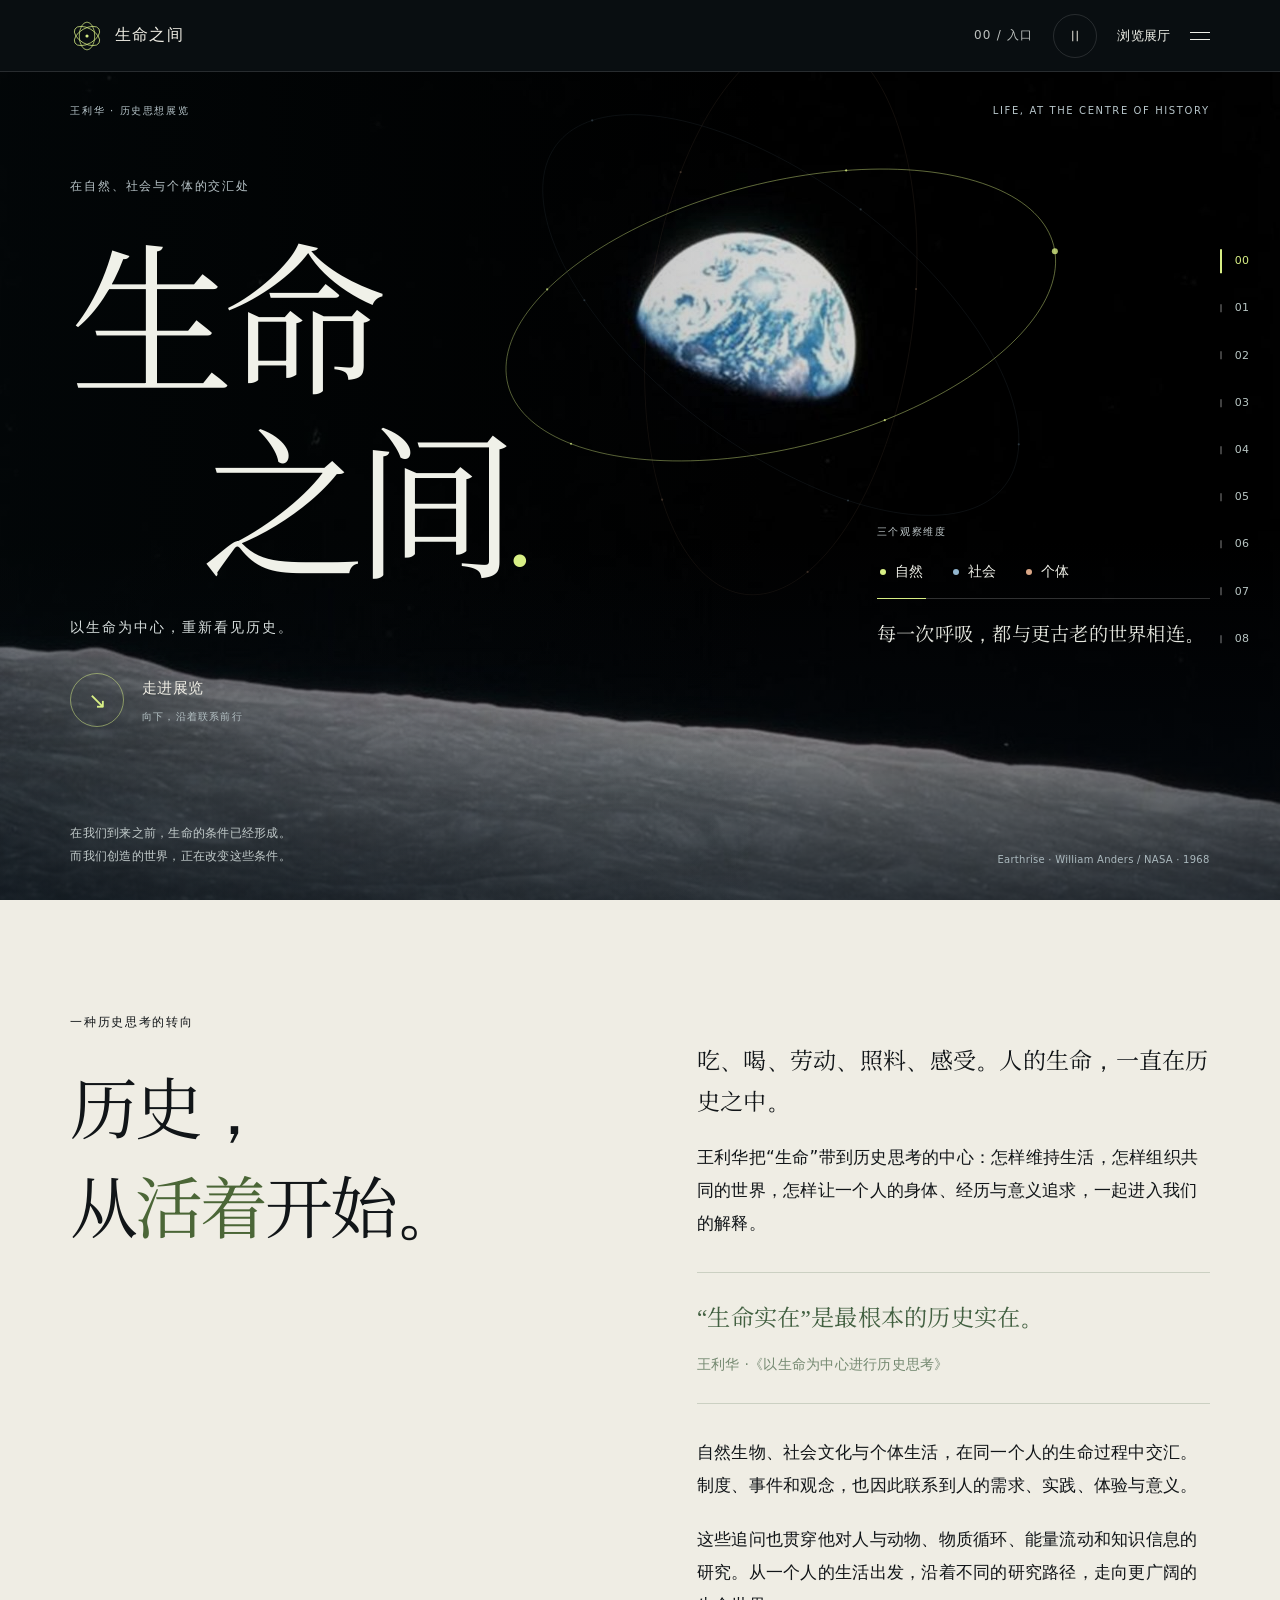
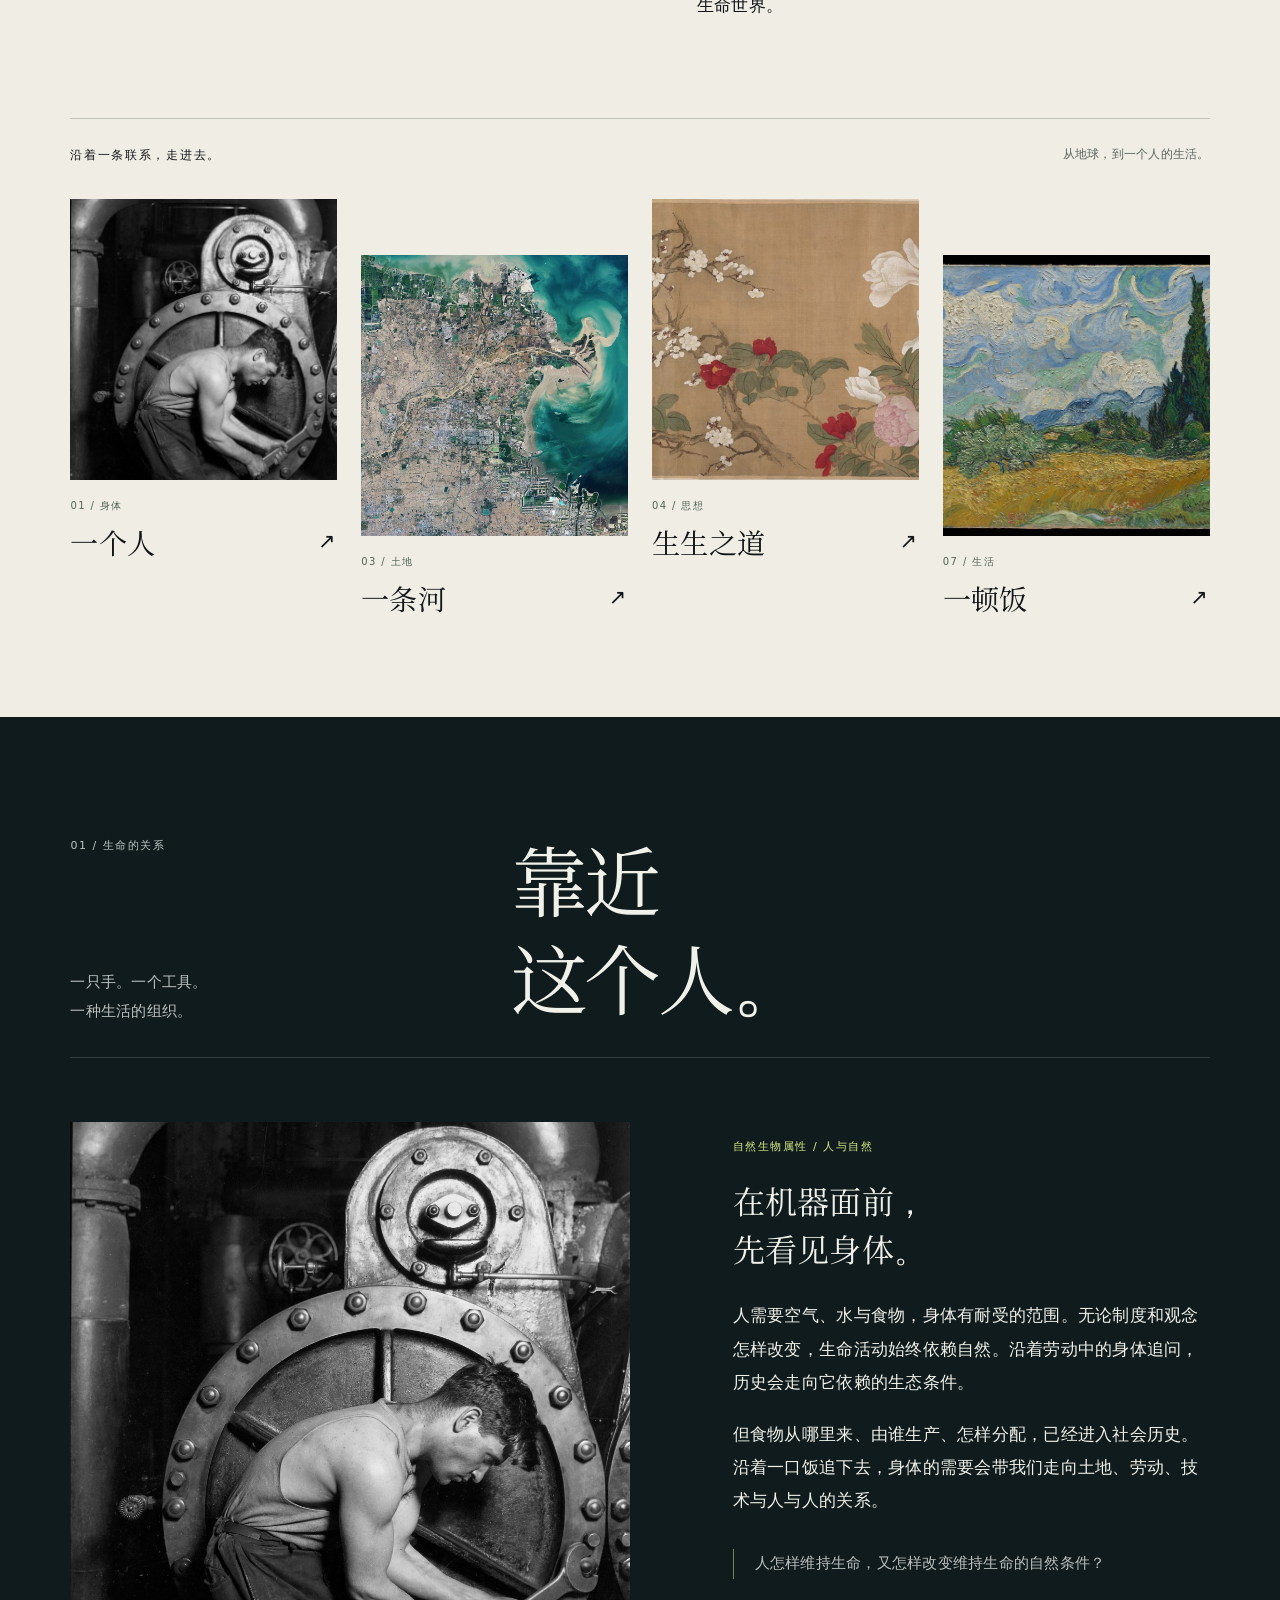
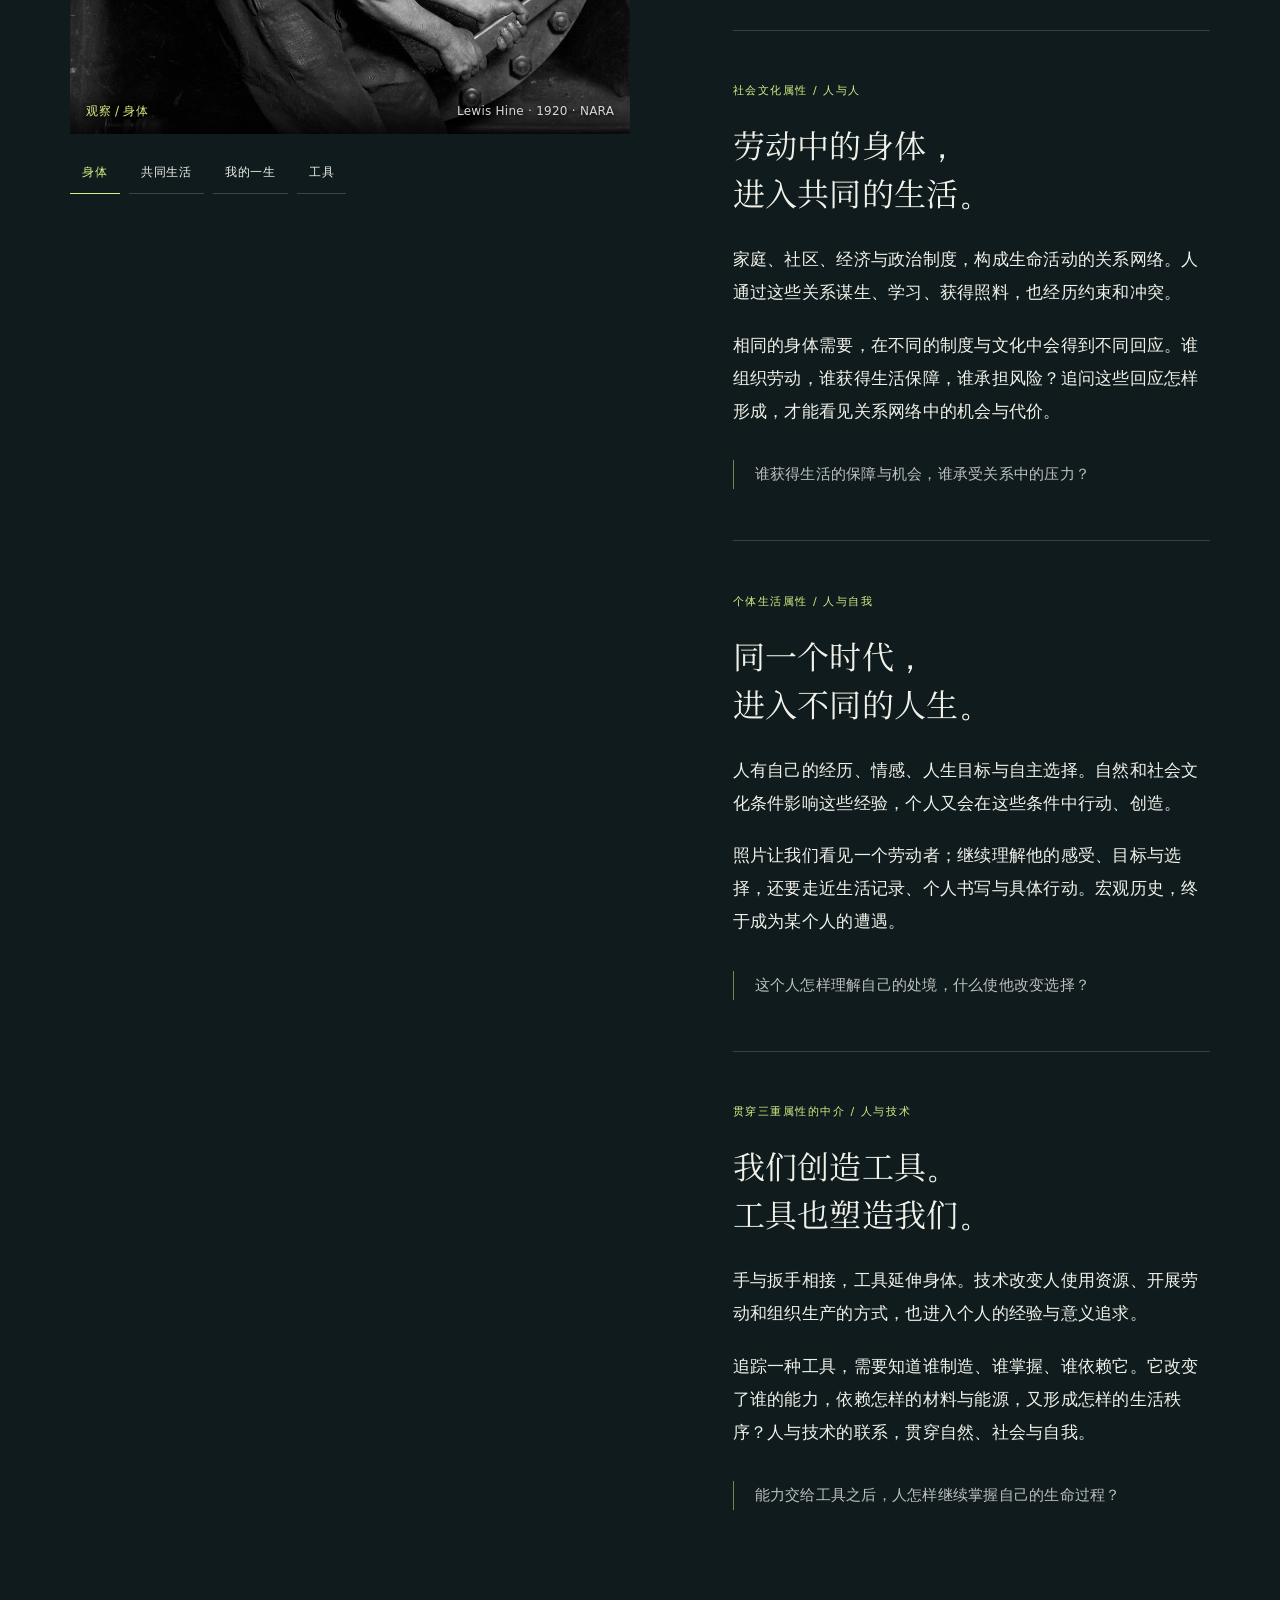
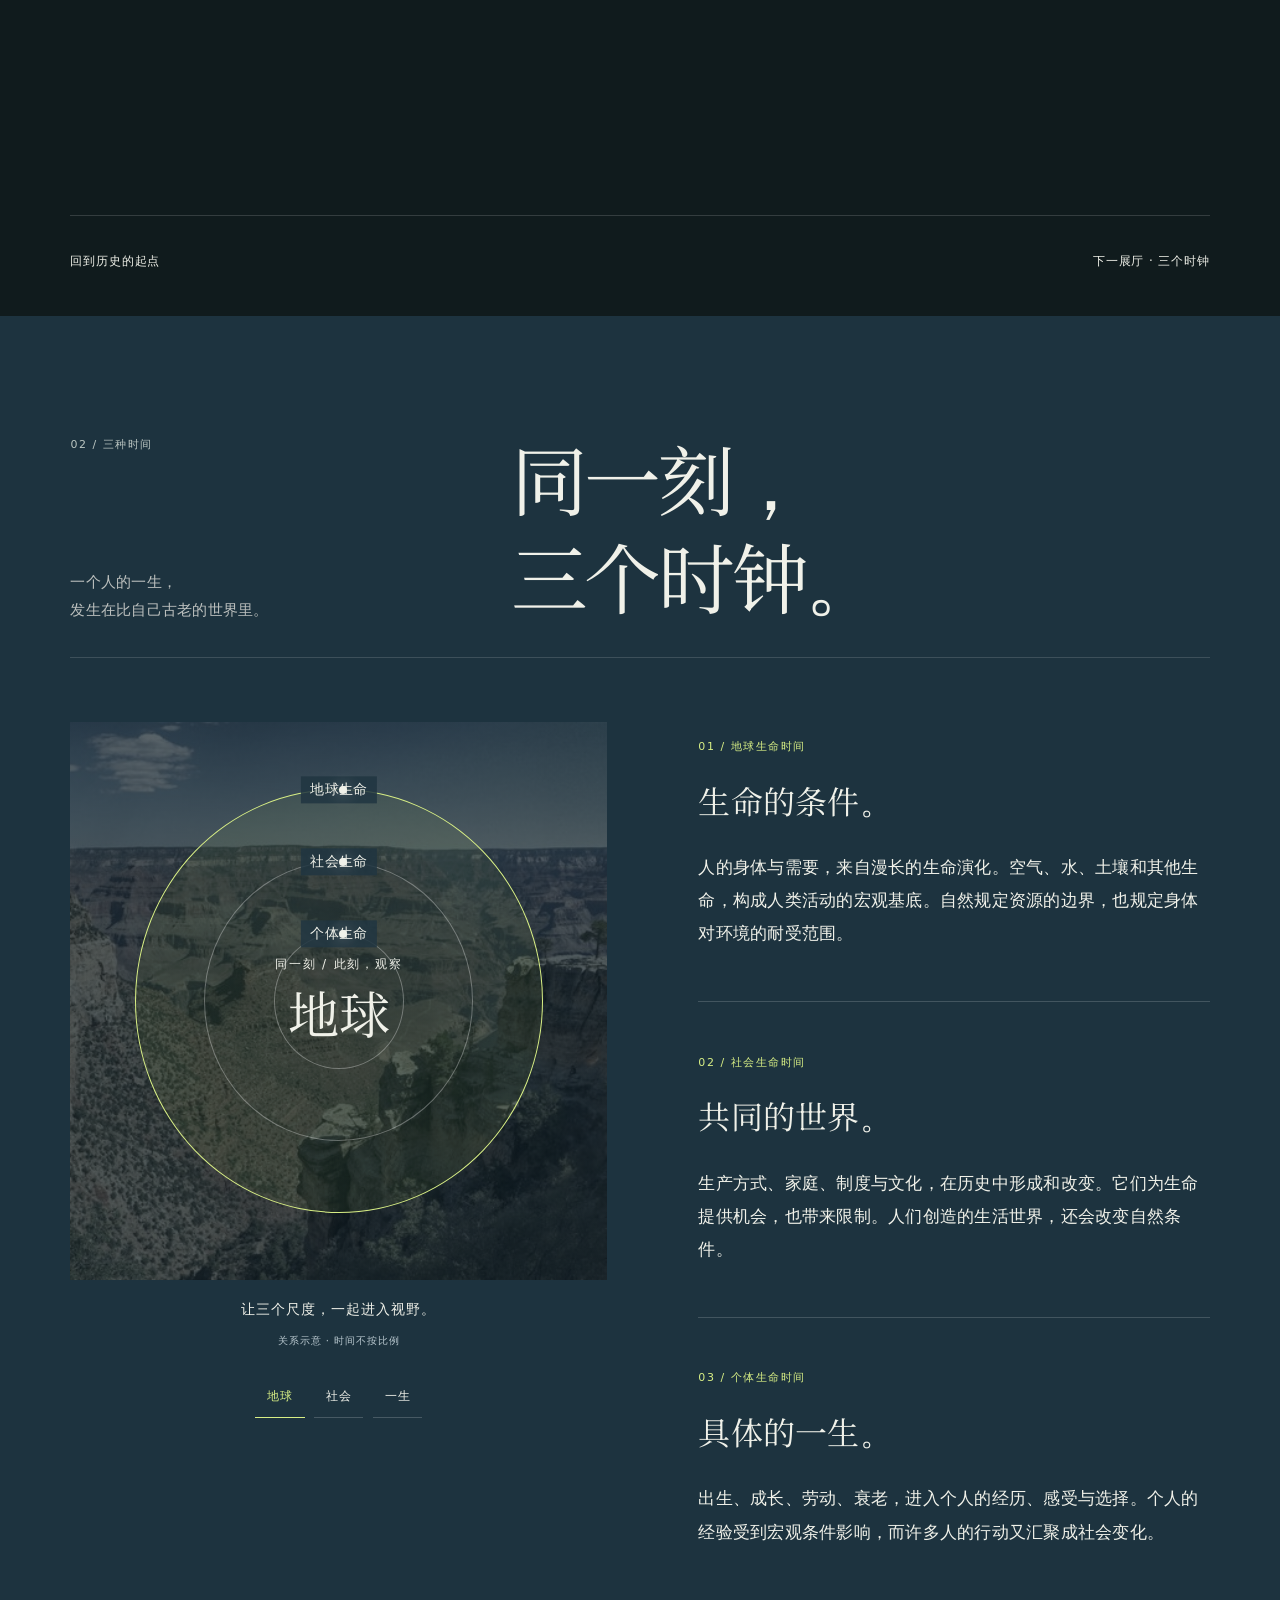
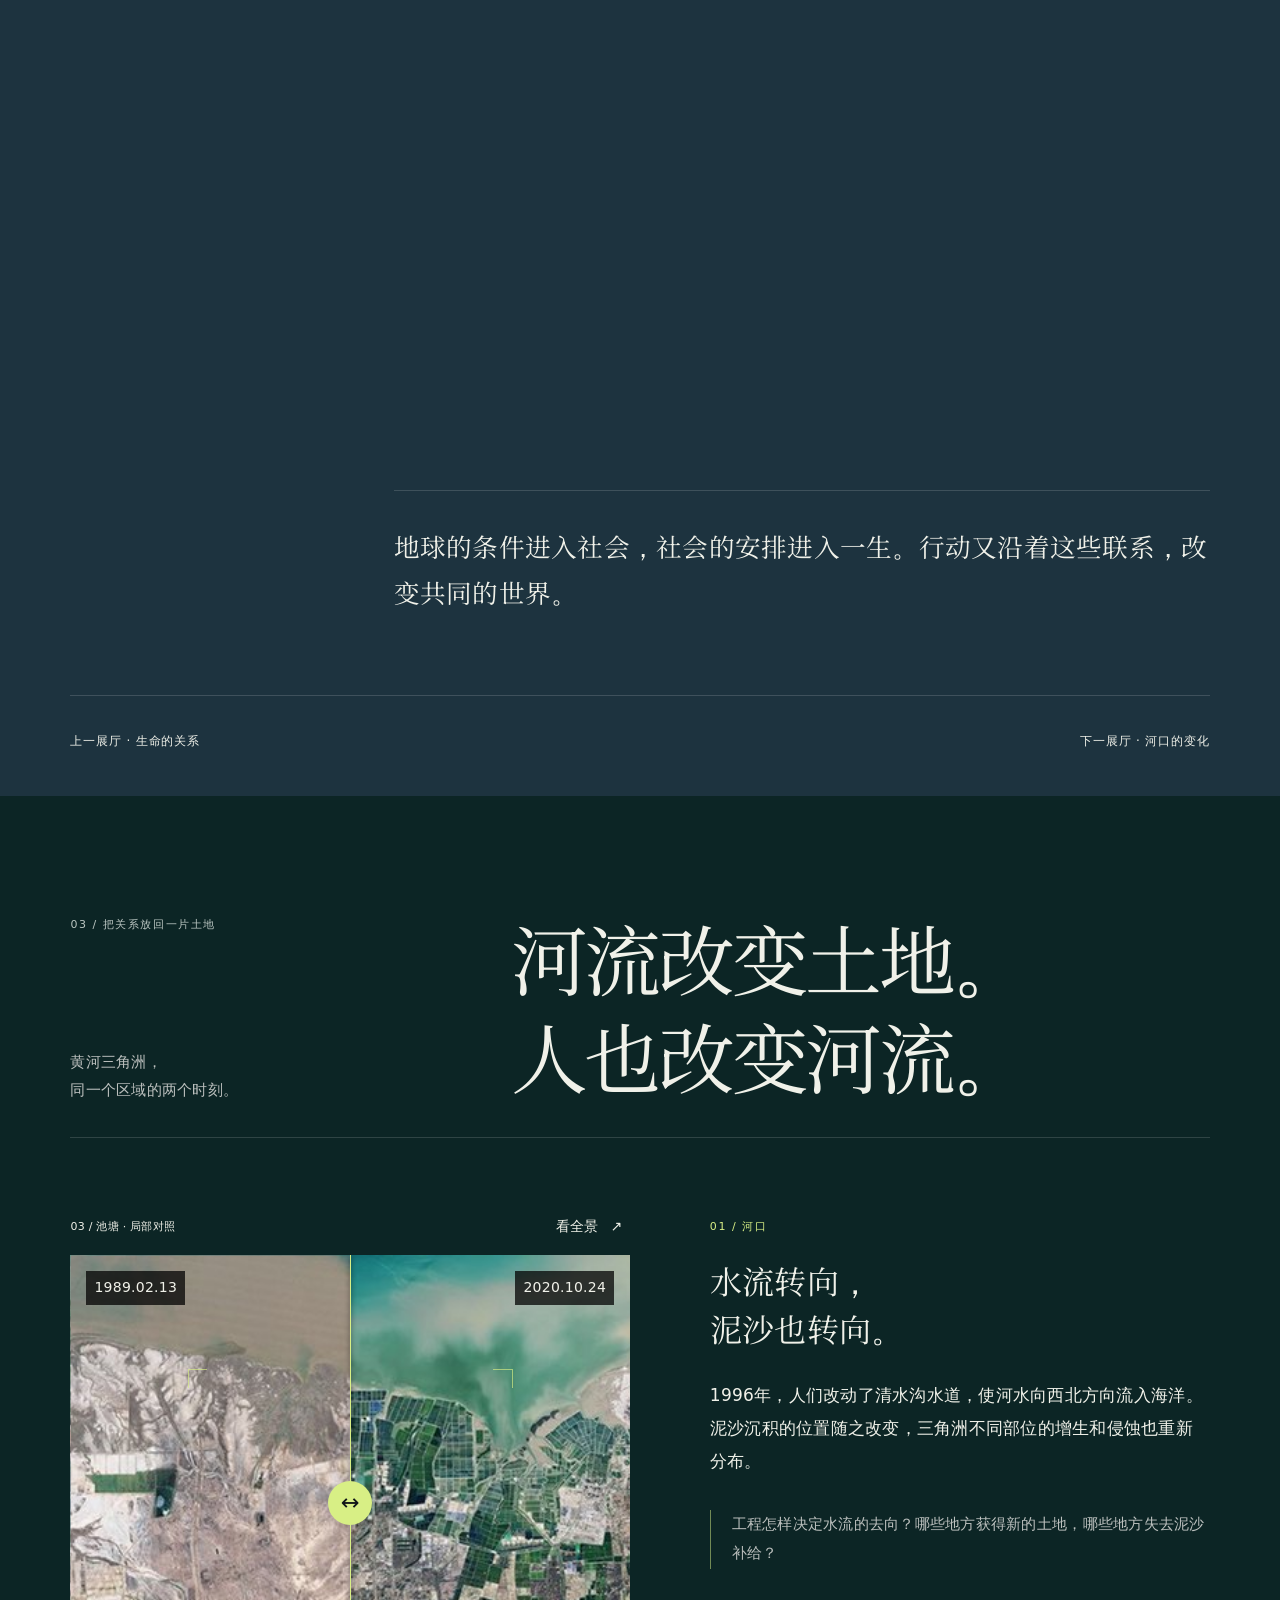
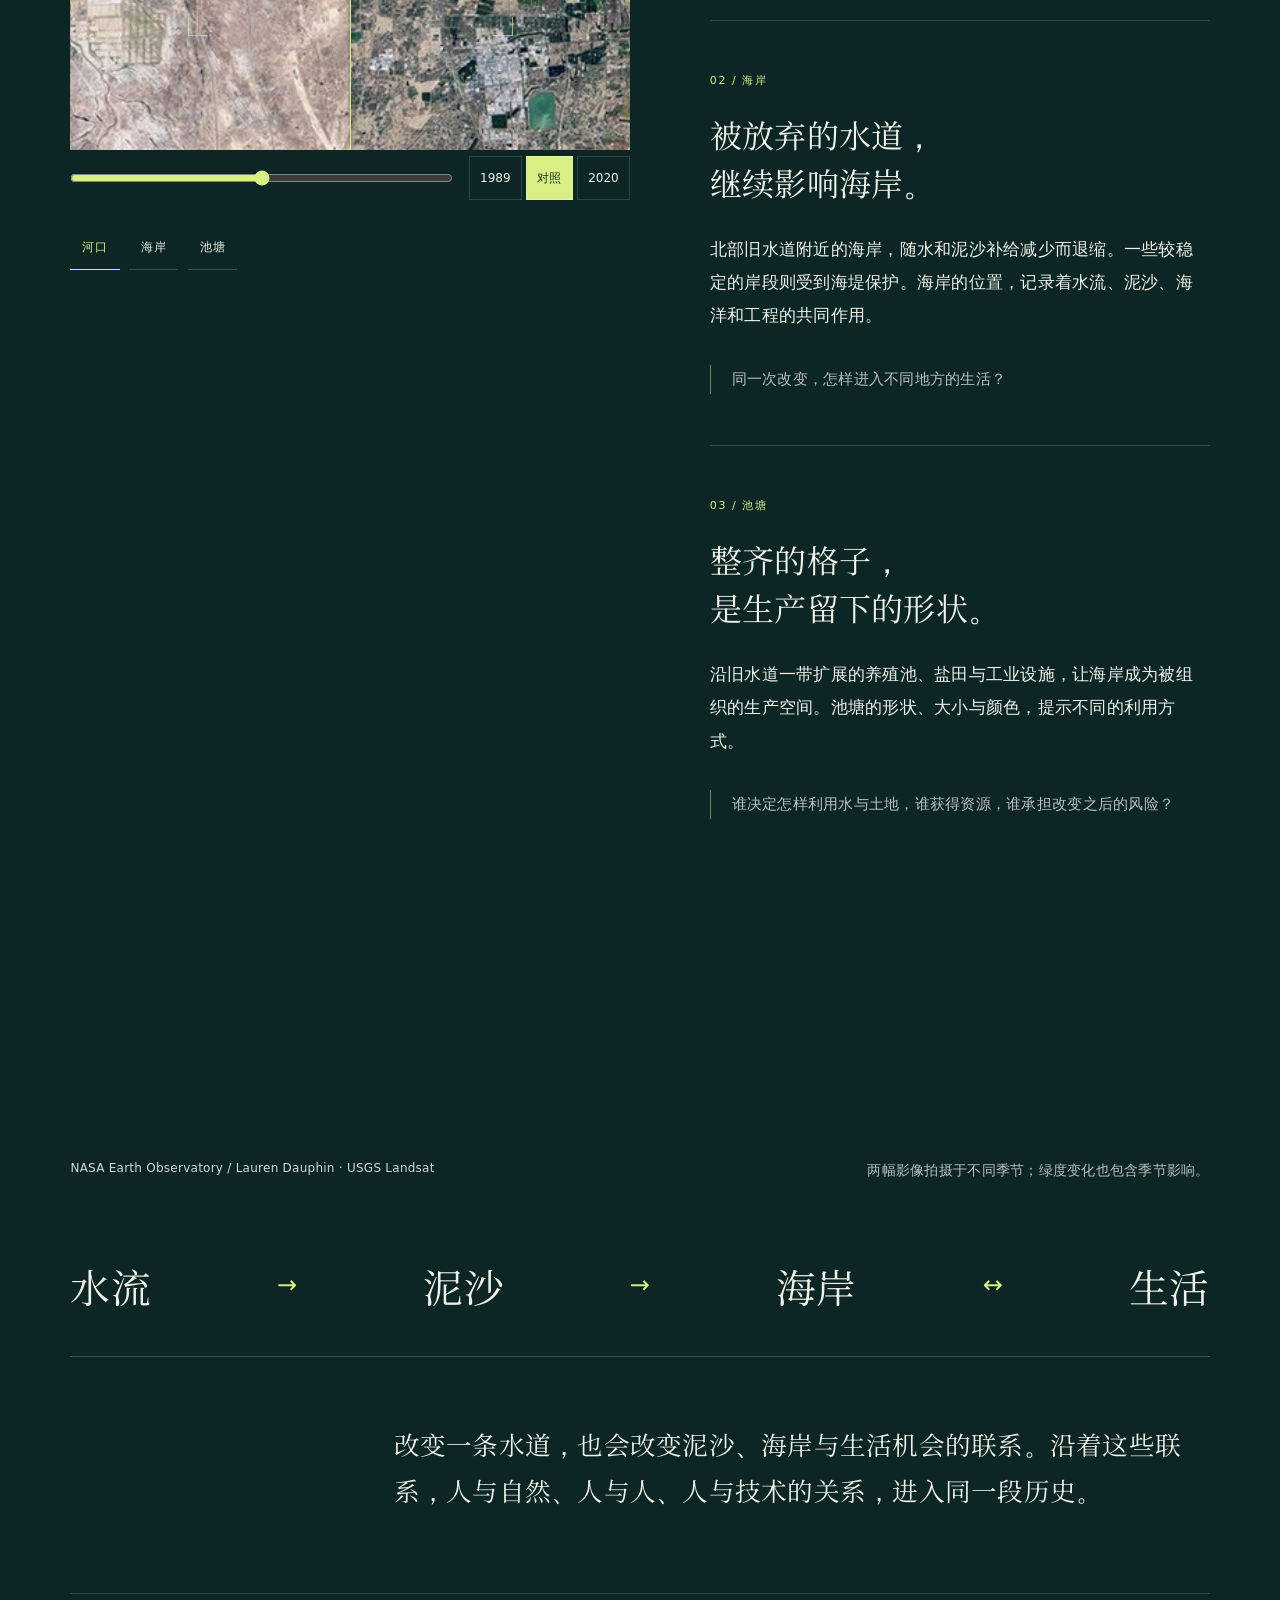
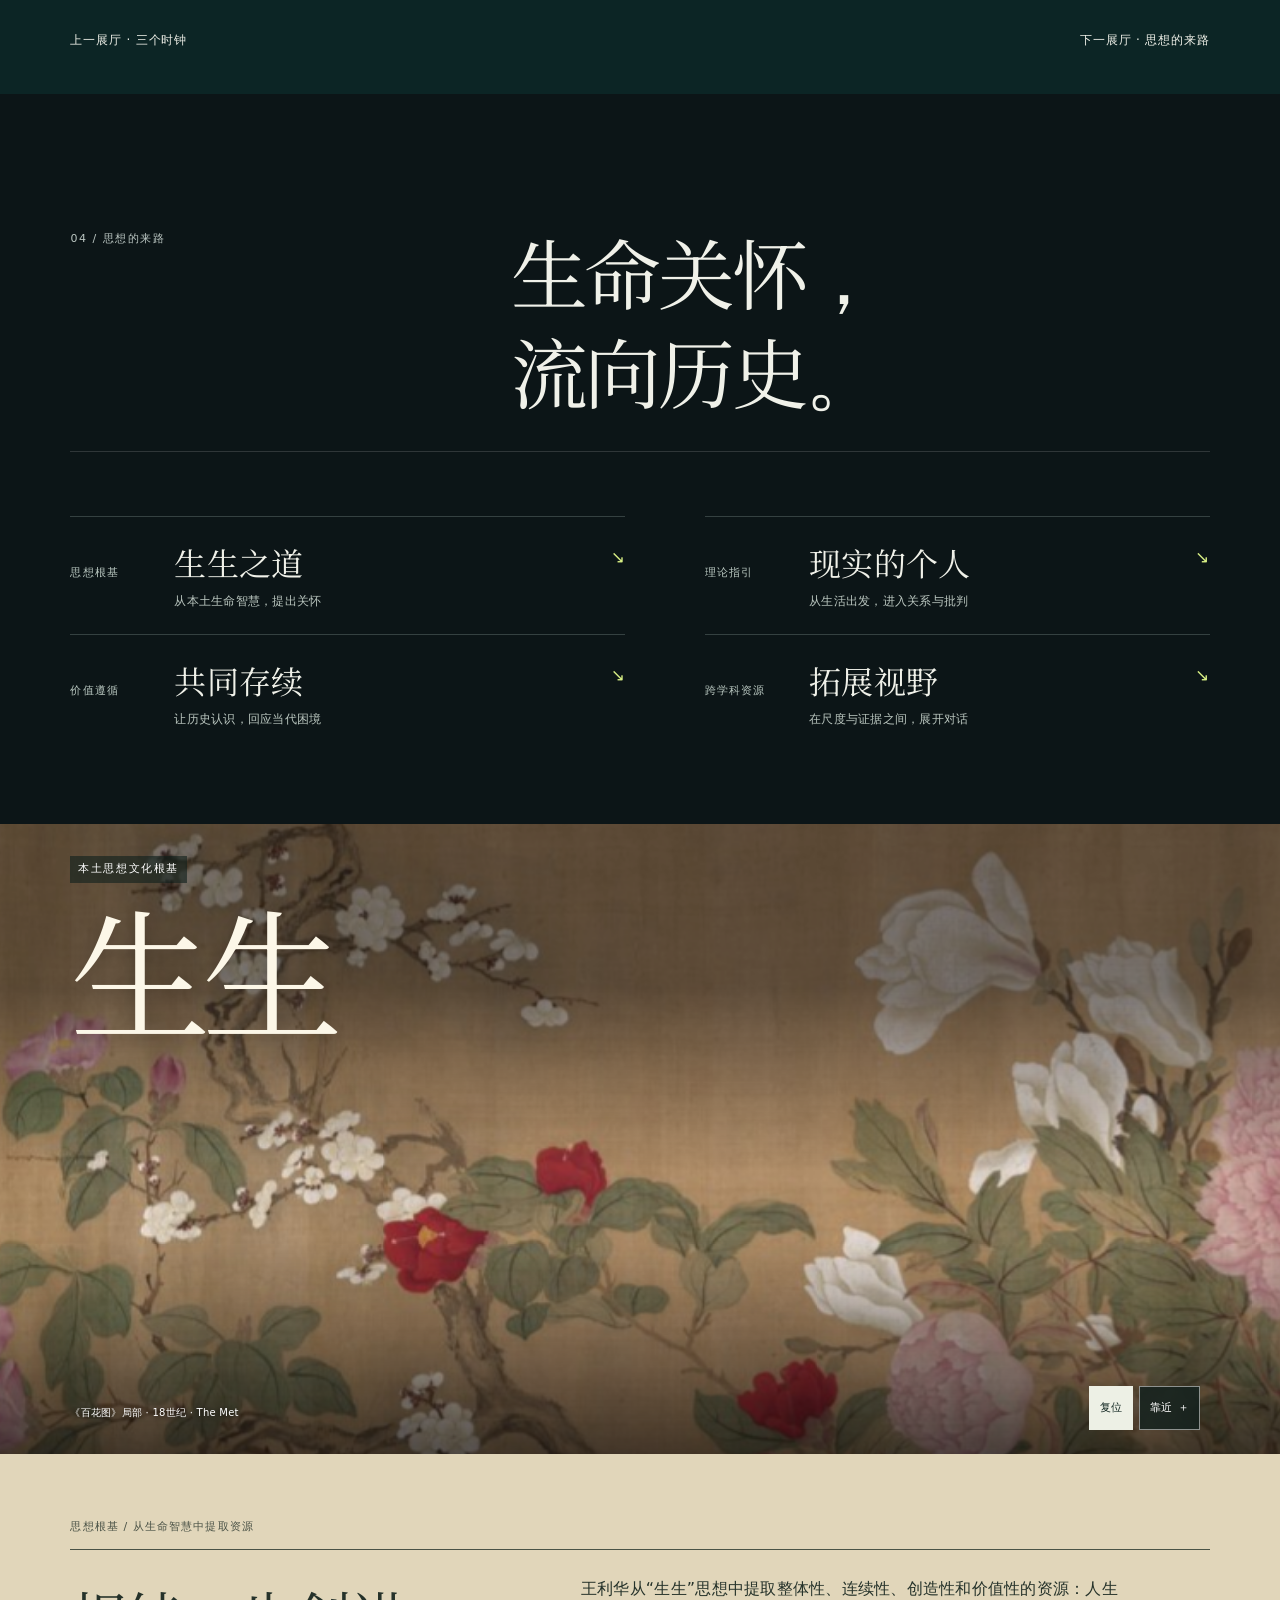
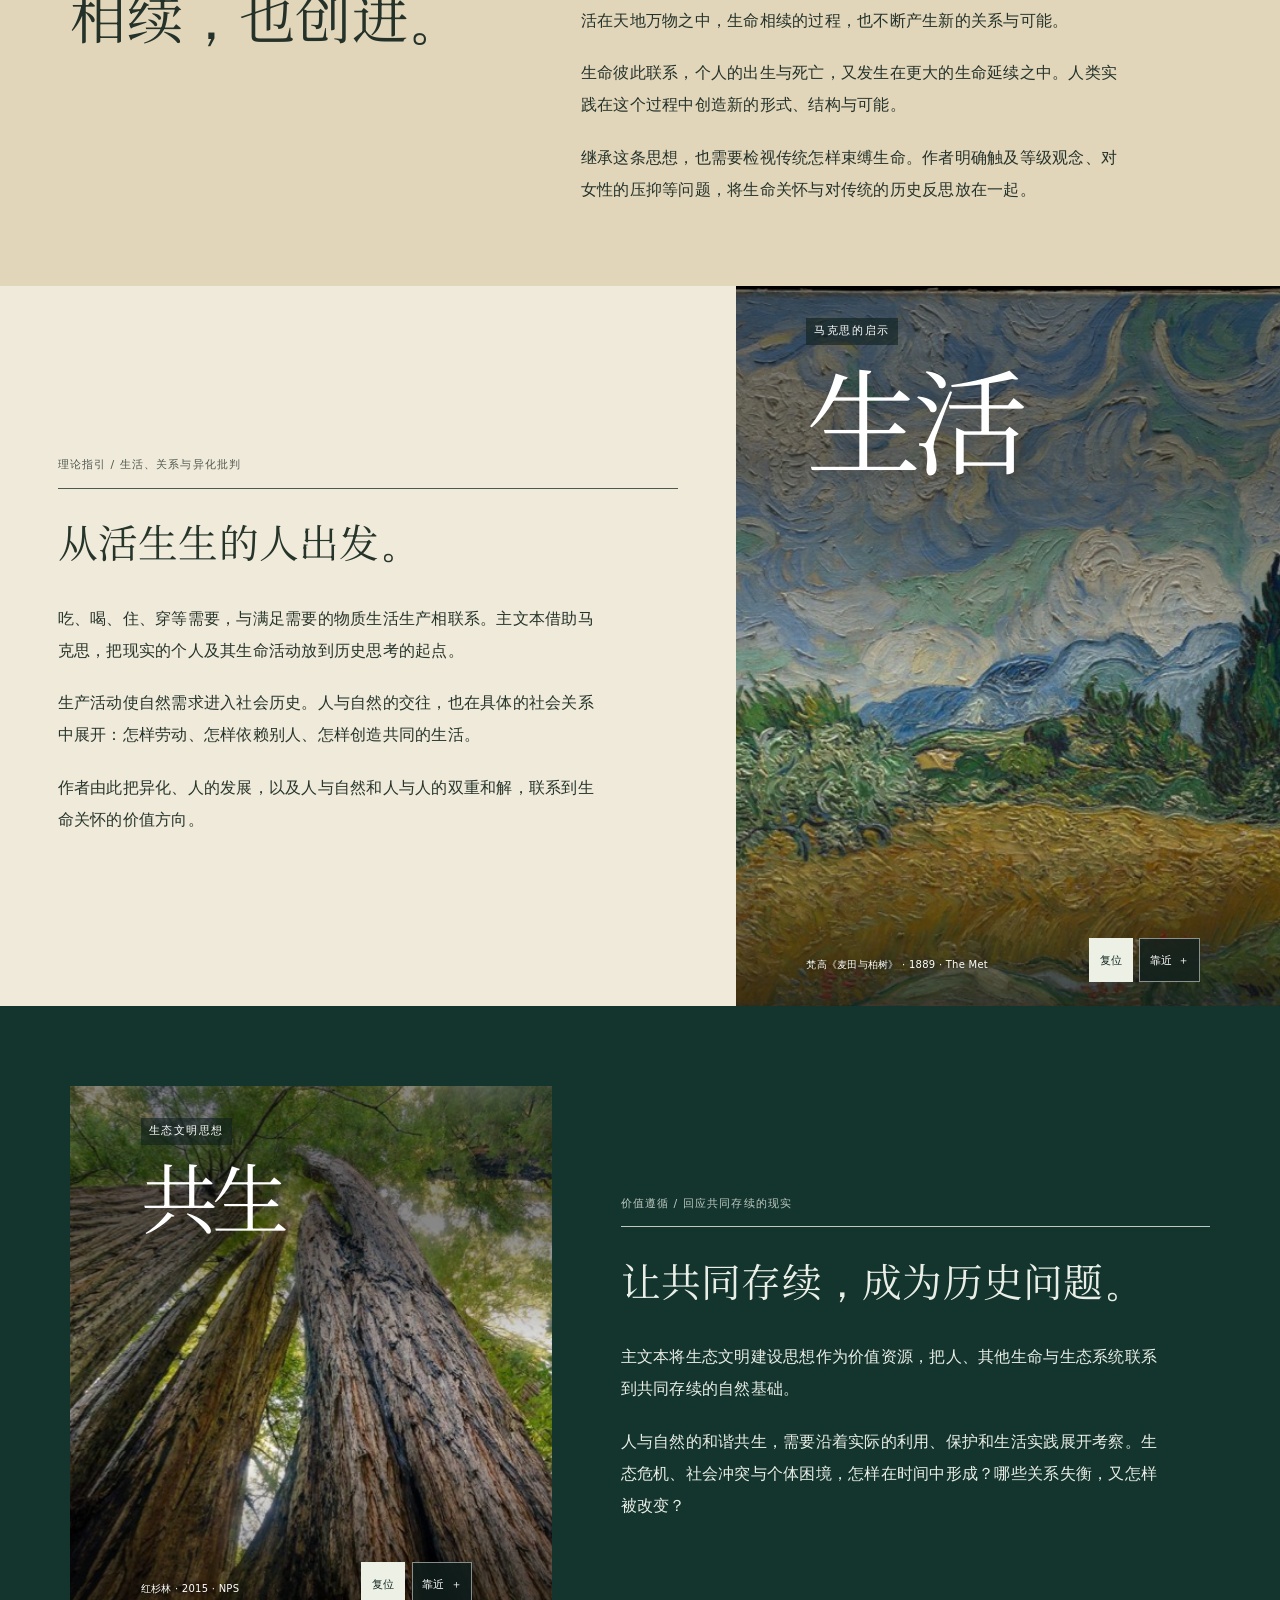
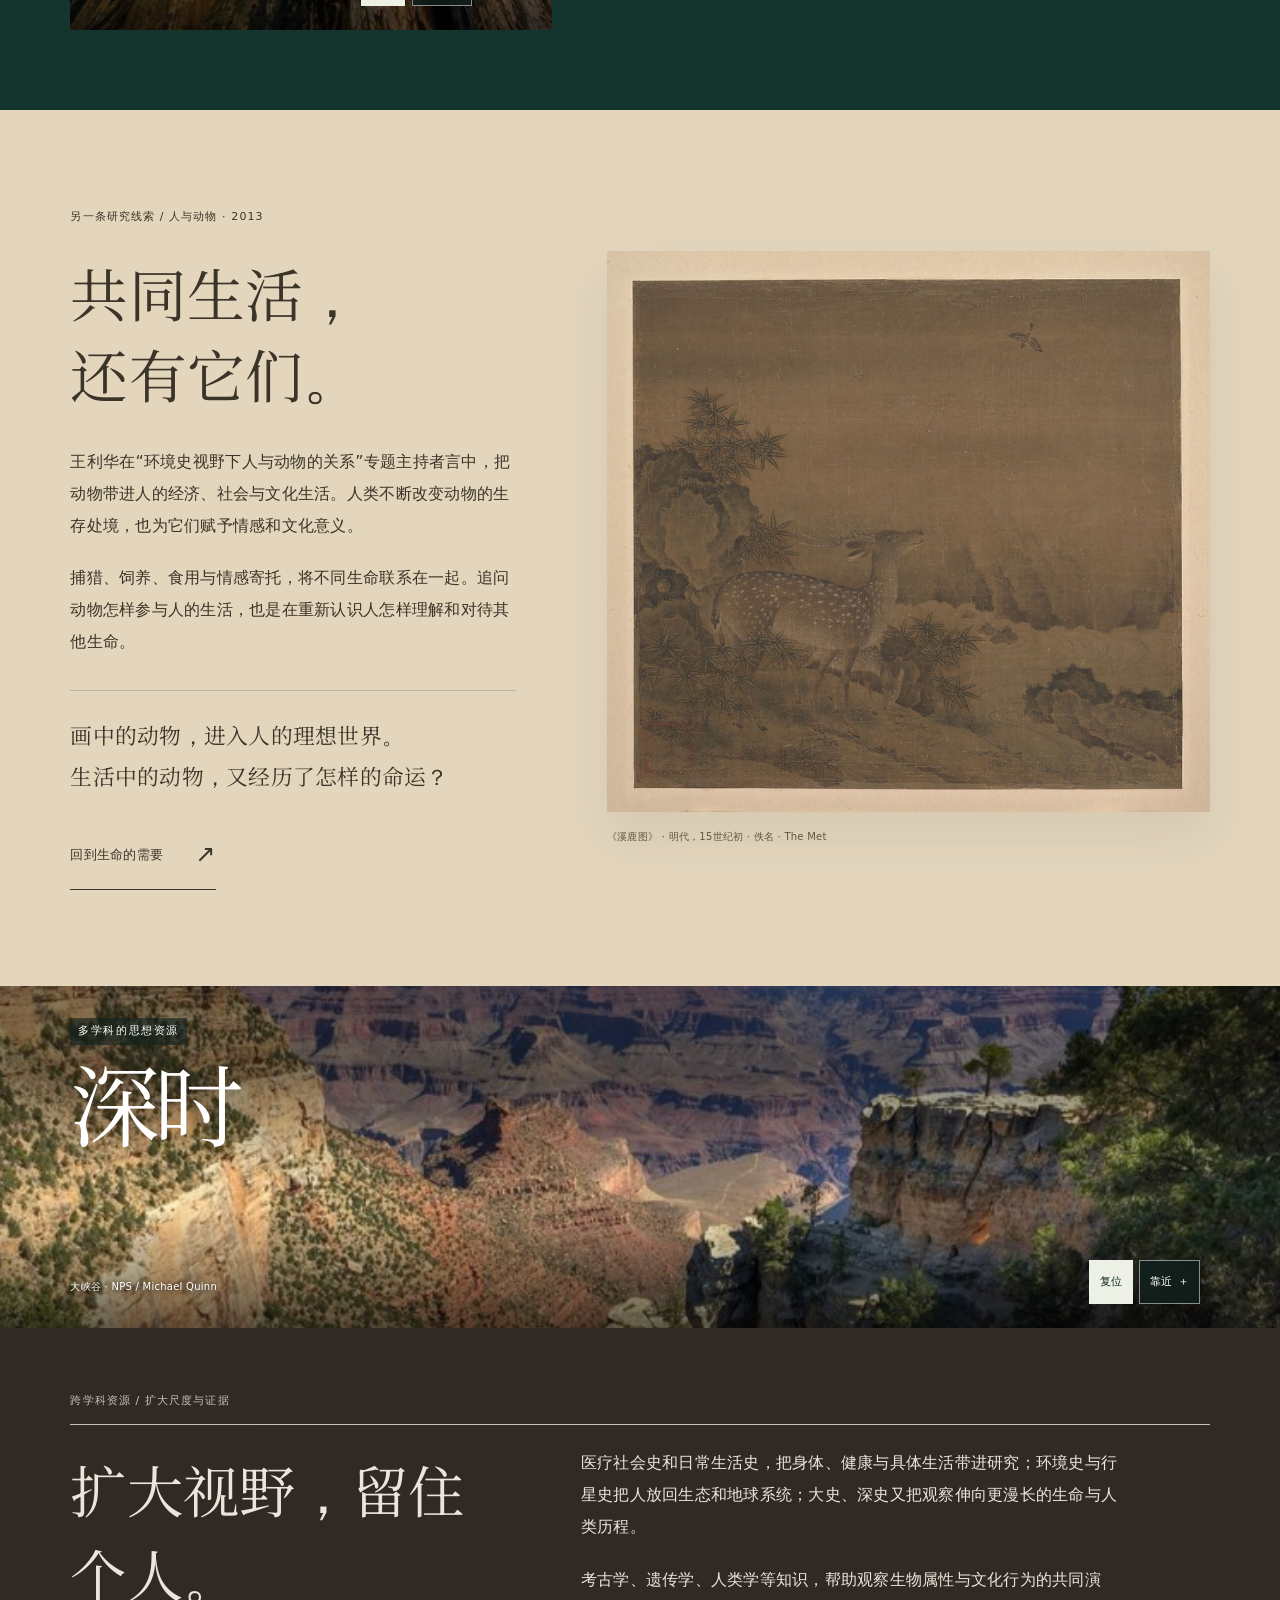
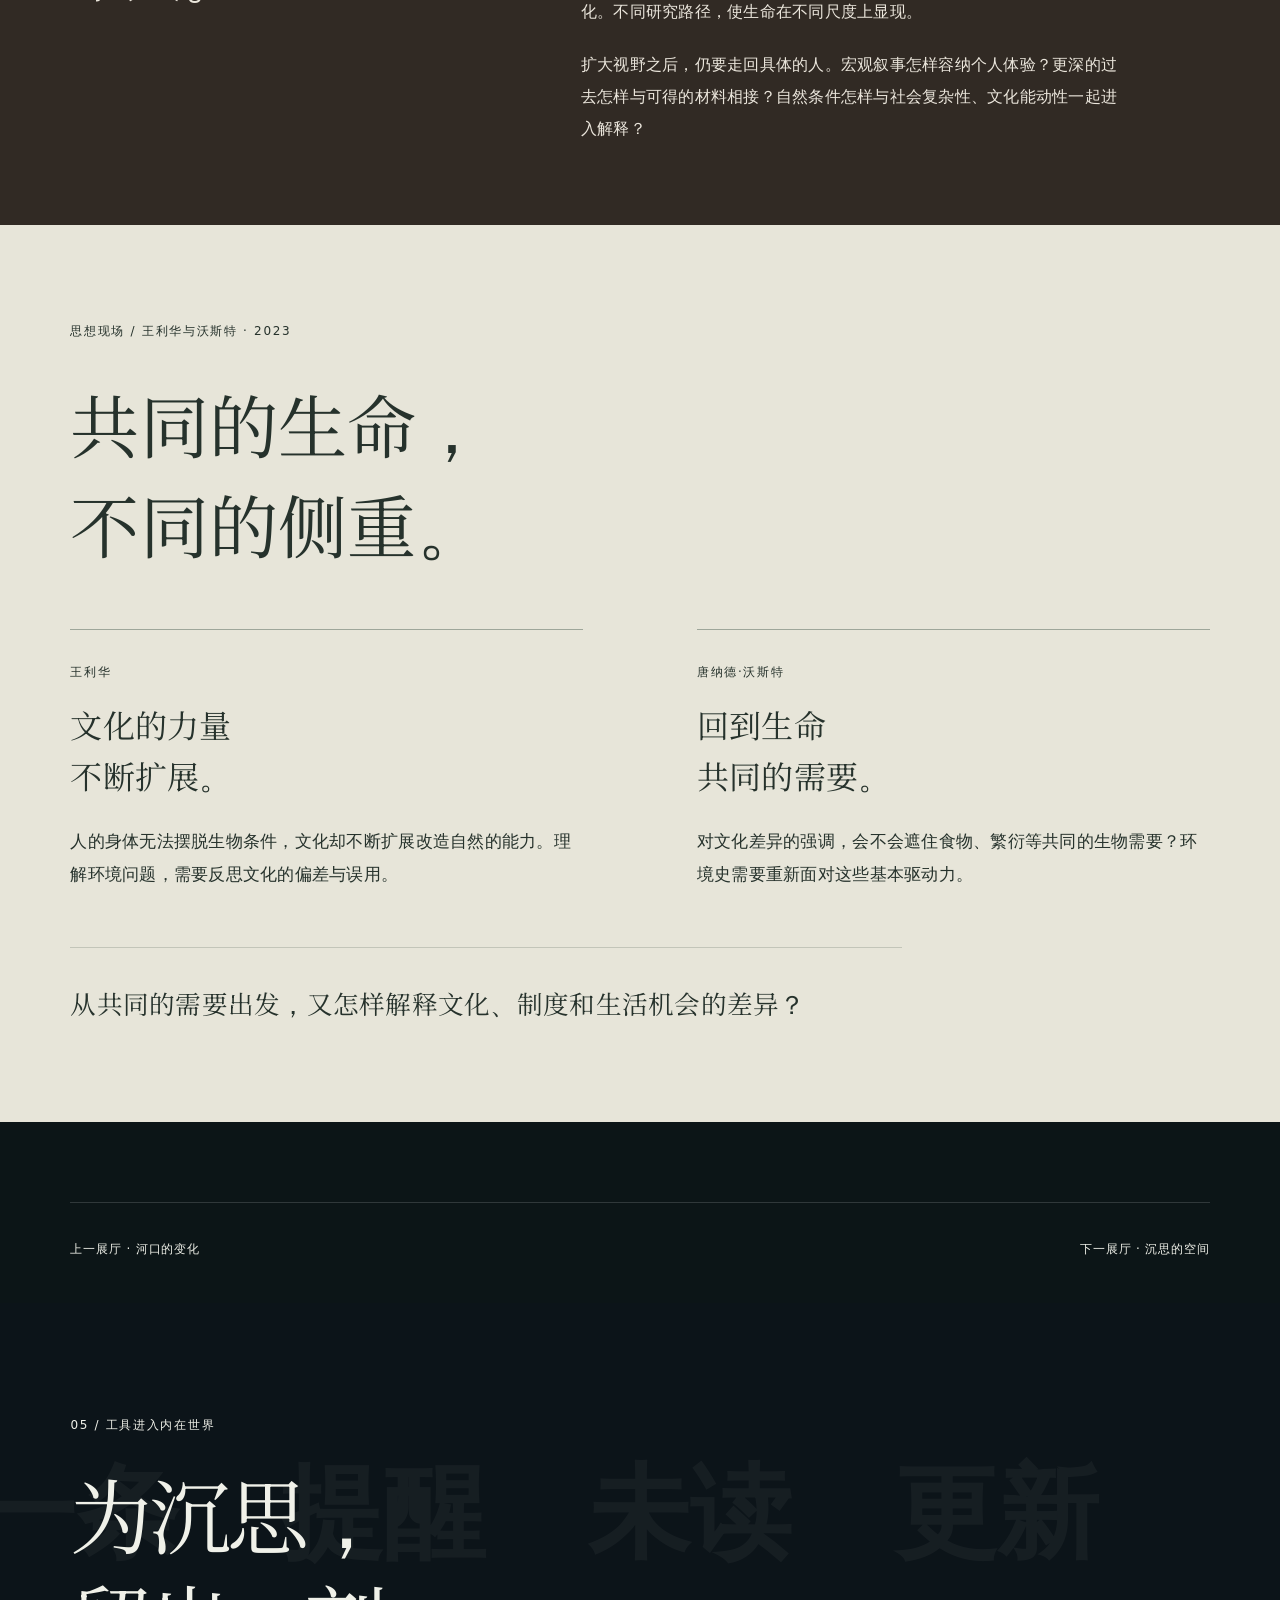
<file: index.html>
<!doctype html>
<html lang="zh-CN">
<head>
  <meta charset="utf-8">
  <meta name="viewport" content="width=device-width,initial-scale=1,viewport-fit=cover">
  <meta name="theme-color" content="#0b0c0e">
  <meta name="description" content="从地球到身体，从劳动到技术，进入王利华以生命为中心的历史思考。">
  <title>生命之间 · 王利华思想展览</title>
  <link rel="icon" type="image/svg+xml" href="data:image/svg+xml,%3Csvg xmlns='http://www.w3.org/2000/svg' viewBox='0 0 40 40'%3E%3Crect width='40' height='40' fill='%230b0c0e'/%3E%3Ccircle cx='20' cy='20' r='12' fill='none' stroke='%23d8ff36' stroke-width='2'/%3E%3C/svg%3E">
  <link rel="preload" href="assets/fonts/life-serif.woff2?v=7" as="font" type="font/woff2" crossorigin>
  <link rel="stylesheet" href="museum.css?v=7">
  <script src="museum.js?v=7" defer></script>
</head>
<body>
<a class="skip" href="#threshold">进入展览正文</a>
<svg class="icon-definitions" xmlns="http://www.w3.org/2000/svg" aria-hidden="true"><defs>
<symbol id="icon-food" viewBox="0 0 160 160"><circle cx="80" cy="80" r="58"/><circle cx="80" cy="80" r="43"/><path d="M80 115V58M80 84C53 85 49 68 54 59C70 57 78 68 80 84ZM80 99C106 96 110 77 103 69C88 70 81 82 80 99ZM77 62C64 45 72 35 80 31C93 44 88 56 77 62"/><path d="M13 32V73M7 32V51Q7 61 13 61Q19 61 19 51V32M13 73V128M145 31Q130 50 141 70V128"/></symbol>
<symbol id="icon-defense" viewBox="0 0 160 160"><path d="M80 137C26 104 14 68 33 47C49 29 71 36 80 50C89 36 111 29 127 47C146 68 134 104 80 137Z"/><path d="M67 65H93V78H106V103H93V116H67V103H54V78H67Z"/></symbol>
<symbol id="icon-knowledge" viewBox="0 0 160 160"><path d="M80 122V47C58 31 34 33 14 42V119C36 110 58 109 80 122ZM80 122V47C102 31 126 33 146 42V119C124 110 102 109 80 122Z"/><path d="M30 60L62 63M30 79L62 82M30 98L62 101M98 63L130 60M98 82L130 79M98 101L130 98"/></symbol>
<symbol id="icon-order" viewBox="0 0 160 160"><circle cx="80" cy="39" r="16"/><circle cx="30" cy="93" r="14"/><circle cx="130" cy="93" r="14"/><path d="M55 76Q80 54 105 76M10 136Q30 107 50 136M110 136Q130 107 150 136M58 35C29 40 17 55 17 73M102 35C131 40 143 55 143 73M59 138H101"/></symbol>
<symbol id="icon-message" viewBox="0 0 160 160"><rect x="46" y="16" width="69" height="129" rx="11"/><path d="M66 28H95M70 133H90M62 54H100M62 70H96M62 87H89M18 52C3 67 3 93 18 108M30 64C22 75 22 86 30 96M137 52C154 67 154 93 137 108M126 64C134 75 134 86 126 96"/></symbol>
</defs></svg>
<header class="masthead"><div class="masthead-inner">
  <a class="brand" href="#entrance"><svg class="life-mark" viewBox="0 0 44 44" aria-hidden="true"><ellipse cx="22" cy="22" rx="18" ry="10" transform="rotate(-30 22 22)"/><ellipse cx="22" cy="22" rx="18" ry="10" transform="rotate(30 22 22)"/><ellipse cx="22" cy="22" rx="18" ry="10" transform="rotate(90 22 22)"/><circle cx="22" cy="22" r="2"/></svg><span class="brand-name">生命之间</span></a>
  <span class="header-place" id="current-room">王利华 · 历史思考</span>
  <button class="motion-button" id="motion-button" aria-label="暂停展览动态" aria-pressed="false" title="暂停展览动态"><svg viewBox="0 0 24 24" aria-hidden="true"><path d="M9 5V19M15 5V19"/></svg></button><details class="chapter-menu" id="chapter-menu"><summary aria-controls="exhibition-nav">浏览展厅<span class="menu-icon" aria-hidden="true"></span></summary>
<nav id="exhibition-nav" aria-label="展览目录"><div class="menu-heading"><span>九个展厅，沿着联系前行。</span><small>LIFE / AN EXHIBITION</small></div><div class="menu-rooms"><a href="#entrance" style="--room-image:url(assets/earthrise.jpg)"><span>序厅</span><div><strong>生命之间</strong><small>从一颗地球，走近一个人</small></div><i aria-hidden="true">↗</i></a><a href="#person" style="--room-image:url(assets/hine-mechanic.jpg)"><span>01</span><div><strong>靠近这个人</strong><small>身体、共同生活、内在世界</small></div><i aria-hidden="true">↗</i></a><a href="#time" style="--room-image:url(assets/canyon-time-800.jpg)"><span>02</span><div><strong>三个时钟</strong><small>地球的条件，具体的一生</small></div><i aria-hidden="true">↗</i></a><a href="#delta" style="--room-image:url(assets/delta-2020-960.jpg)"><span>03</span><div><strong>河口的变化</strong><small>在同一片土地上，看见改变</small></div><i aria-hidden="true">↗</i></a><a href="#ideas" style="--room-image:url(assets/hundred-flowers-800.jpg)"><span>04</span><div><strong>思想的来路</strong><small>根基、理论、价值与跨学科资源</small></div><i aria-hidden="true">↗</i></a><a href="#attention" style="--room-image:url(assets/redwood-forest-800.jpg)"><span>05</span><div><strong>沉思的空间</strong><small>把注意力，重新留给自己</small></div><i aria-hidden="true">↗</i></a><a href="#flows" style="--room-image:url(assets/delta-2020-960.jpg)"><span>06</span><div><strong>三股线</strong><small>物质、能量与信息，如何交织</small></div><i aria-hidden="true">↗</i></a><a href="#practice" style="--room-image:url(assets/wheat-field-800.jpg)"><span>07</span><div><strong>从生活追问</strong><small>沿着一件小事，向世界走去</small></div><i aria-hidden="true">↗</i></a><a href="#whole" style="--room-image:url(assets/hine-mechanic.jpg)"><span>终厅</span><div><strong>完整的人</strong><small>在历史中生成，也在现实中追问</small></div><i aria-hidden="true">↗</i></a></div><p class="menu-foot">从任一展厅进入，沿着联系继续。</p></nav>
  </details>
</div><div class="progress" aria-hidden="true"><i id="progress"></i></div></header>
<nav class="room-rail" aria-label="展厅快速跳转">
  <a href="#entrance" data-room="entrance" aria-label="00 入口">00</a><a href="#person" data-room="person" aria-label="01 生命的关系">01</a><a href="#time" data-room="time" aria-label="02 三种时间">02</a><a href="#delta" data-room="delta" aria-label="03 河口的变化">03</a><a href="#ideas" data-room="ideas" aria-label="04 思想的来路">04</a><a href="#attention" data-room="attention" aria-label="05 沉思的空间">05</a><a href="#flows" data-room="flows" aria-label="06 三股线">06</a><a href="#practice" data-room="practice" aria-label="07 从生活追问">07</a><a href="#whole" data-room="whole" aria-label="08 完整的人">08</a>
</nav>
<main>
<section class="entrance" id="entrance" data-label="入口" data-number="00" tabindex="-1" data-lens="nature">
  <img class="earthrise" src="assets/earthrise.jpg" alt="阿波罗八号从月球轨道拍到的地球，悬在月球地平线上" fetchpriority="high" width="1920" height="1200">
  <img class="hero-human" id="hero-human" data-src="assets/hine-mechanic.jpg" alt="刘易斯·海因摄于1920年的蒸汽泵机械工，劳动者在大型机器前使用扳手" aria-hidden="true" width="2155" height="3000">
  <canvas id="life-field" class="life-field" aria-hidden="true"></canvas>
  <div class="hero-edition"><span>王利华 · 历史思想展览</span><span>LIFE, AT THE CENTRE OF HISTORY</span></div>
  <div class="hero-content wrap"><p class="eyebrow">在自然、社会与个体的交汇处</p><h1 class="hero-title"><span>生命</span><span>之间<i aria-hidden="true">.</i></span></h1><p class="hero-sub">以生命为中心，重新看见历史。</p><a class="hero-link" href="#threshold"><span class="enter-disc" aria-hidden="true">↘</span><span>走进展览<small>向下，沿着联系前行</small></span></a></div>
  <div class="hero-observation"><p class="lens-caption">三个观察维度</p><div class="hero-lenses" aria-label="开场的观察维度"><button data-life-lens="nature" aria-pressed="true"><i aria-hidden="true"></i>自然</button><button data-life-lens="social" aria-pressed="false"><i aria-hidden="true"></i>社会</button><button data-life-lens="self" aria-pressed="false"><i aria-hidden="true"></i>个体</button></div><p id="hero-lens-note" role="status">每一次呼吸，都与更古老的世界相连。</p></div>
  <div class="hero-bottom wrap"><p>在我们到来之前，生命的条件已经形成。<br>而我们创造的世界，正在改变这些条件。</p><span class="image-credit" id="hero-credit">Earthrise · William Anders / NASA · 1968</span></div>
</section>
<section class="threshold light" id="threshold" tabindex="-1"><div class="wrap intro-grid">
  <div><p class="eyebrow">一种历史思考的转向</p><h2 class="display">历史，<br>从<span class="highlight">活着</span>开始。</h2></div>
  <div class="intro-copy prose"><p class="lead">吃、喝、劳动、照料、感受。人的生命，一直在历史之中。</p><p>王利华把“生命”带到历史思考的中心：怎样维持生活，怎样组织共同的世界，怎样让一个人的身体、经历与意义追求，一起进入我们的解释。</p><blockquote><p>“生命实在”是最根本的历史实在。</p><cite>王利华 ·《以生命为中心进行历史思考》</cite></blockquote><p>自然生物、社会文化与个体生活，在同一个人的生命过程中交汇。制度、事件和观念，也因此联系到人的需求、实践、体验与意义。</p><p>这些追问也贯穿他对人与动物、物质循环、能量流动和知识信息的研究。从一个人的生活出发，沿着不同的研究路径，走向更广阔的生命世界。</p></div>
</div><nav class="exhibition-doorways" aria-label="选择一个展览起点"><div class="doorways-label"><p class="eyebrow">沿着一条联系，走进去。</p><span>从地球，到一个人的生活。</span></div><div class="doorway-grid">
<a href="#person"><div class="doorway-image"><img src="assets/hine-mechanic.jpg" alt="" loading="lazy" width="2155" height="3000"></div><span class="doorway-number">01 / 身体</span><strong>一个人</strong><i aria-hidden="true">↗</i></a>
<a href="#delta"><div class="doorway-image"><img src="assets/delta-2020-960.jpg" alt="" loading="lazy" width="960" height="1067"></div><span class="doorway-number">03 / 土地</span><strong>一条河</strong><i aria-hidden="true">↗</i></a>
<a href="#ideas"><div class="doorway-image"><img src="assets/hundred-flowers-800.jpg" alt="" loading="lazy" width="800" height="479"></div><span class="doorway-number">04 / 思想</span><strong>生生之道</strong><i aria-hidden="true">↗</i></a>
<a href="#practice"><div class="doorway-image"><img src="assets/wheat-field-800.jpg" alt="" loading="lazy" width="800" height="637"></div><span class="doorway-number">07 / 生活</span><strong>一顿饭</strong><i aria-hidden="true">↗</i></a>
</div></nav></section>
<section class="person chapter" id="person" data-label="生命的关系" data-number="01" tabindex="-1"><div class="wrap">
  <header class="chapter-heading"><p class="eyebrow">01 / 生命的关系</p><h2 class="display">靠近<br>这个人。</h2><p class="chapter-intro">一只手。一个工具。<br>一种生活的组织。</p></header>
  <div class="person-layout" id="relations">
    <div class="person-visual"><figure class="person-photo"><img id="mechanic-image" src="assets/hine-mechanic.jpg" alt="刘易斯·海因摄于1920年的蒸汽泵机械工照片，工人握住扳手，在大型机器前工作" loading="lazy"><figcaption class="image-credit"><span id="person-lens-label">观察 / 身体</span><span>Lewis Hine · 1920 · NARA</span></figcaption></figure><nav class="section-links" aria-label="照片中的四种联系"><a href="#body" data-person="0">身体</a><a href="#social" data-person="1">共同生活</a><a href="#self" data-person="2">我的一生</a><a href="#tools" data-person="3">工具</a></nav></div>
    <div class="person-stories">
      <article class="story" id="body" data-person-story="0" tabindex="-1"><p class="eyebrow">自然生物属性 / 人与自然</p><h3>在机器面前，<br>先看见身体。</h3><p>人需要空气、水与食物，身体有耐受的范围。无论制度和观念怎样改变，生命活动始终依赖自然。沿着劳动中的身体追问，历史会走向它依赖的生态条件。</p><p>但食物从哪里来、由谁生产、怎样分配，已经进入社会历史。沿着一口饭追下去，身体的需要会带我们走向土地、劳动、技术与人与人的关系。</p><p class="question">人怎样维持生命，又怎样改变维持生命的自然条件？</p></article>
      <article class="story" id="social" data-person-story="1" tabindex="-1"><p class="eyebrow">社会文化属性 / 人与人</p><h3>劳动中的身体，<br>进入共同的生活。</h3><p>家庭、社区、经济与政治制度，构成生命活动的关系网络。人通过这些关系谋生、学习、获得照料，也经历约束和冲突。</p><p>相同的身体需要，在不同的制度与文化中会得到不同回应。谁组织劳动，谁获得生活保障，谁承担风险？追问这些回应怎样形成，才能看见关系网络中的机会与代价。</p><p class="question">谁获得生活的保障与机会，谁承受关系中的压力？</p></article>
      <article class="story" id="self" data-person-story="2" tabindex="-1"><p class="eyebrow">个体生活属性 / 人与自我</p><h3>同一个时代，<br>进入不同的人生。</h3><p>人有自己的经历、情感、人生目标与自主选择。自然和社会文化条件影响这些经验，个人又会在这些条件中行动、创造。</p><p>照片让我们看见一个劳动者；继续理解他的感受、目标与选择，还要走近生活记录、个人书写与具体行动。宏观历史，终于成为某个人的遭遇。</p><p class="question">这个人怎样理解自己的处境，什么使他改变选择？</p></article>
      <article class="story" id="tools" data-person-story="3" tabindex="-1"><p class="eyebrow">贯穿三重属性的中介 / 人与技术</p><h3>我们创造工具。<br>工具也塑造我们。</h3><p>手与扳手相接，工具延伸身体。技术改变人使用资源、开展劳动和组织生产的方式，也进入个人的经验与意义追求。</p><p>追踪一种工具，需要知道谁制造、谁掌握、谁依赖它。它改变了谁的能力，依赖怎样的材料与能源，又形成怎样的生活秩序？人与技术的联系，贯穿自然、社会与自我。</p><p class="question">能力交给工具之后，人怎样继续掌握自己的生命过程？</p></article>
    </div>
  </div>
  <nav class="chapter-footer" aria-label="生命关系展厅导航"><a href="#threshold">回到历史的起点</a><a href="#time">下一展厅 · 三个时钟</a></nav>
</div></section>
<section class="time chapter" id="time" data-label="三种时间" data-number="02" tabindex="-1"><div class="wrap">
  <header class="chapter-heading"><p class="eyebrow">02 / 三种时间</p><h2 class="display">同一刻，<br>三个时钟。</h2><p class="chapter-intro">一个人的一生，<br>发生在比自己古老的世界里。</p></header>
  <div class="time-layout">
    <figure class="time-figure" data-clock="earth"><div class="time-stage"><img class="time-landscape" src="assets/canyon-time-1600.jpg" srcset="assets/canyon-time-800.jpg 800w, assets/canyon-time-1600.jpg 1328w" sizes="(max-width:600px) 100vw, 640px" alt="大峡谷的层叠岩壁，长久的地球过程留下不同的层次" loading="lazy"><div class="time-orbits" aria-hidden="true"><div class="time-orbit orbit-earth"><span>地球生命</span><i></i></div><div class="time-orbit orbit-social"><span>社会生命</span><i></i></div><div class="time-orbit orbit-self"><span>个体生命</span><i></i></div><div class="clock-center"><small>同一刻 / 此刻，观察</small><strong id="clock-focus">地球</strong></div></div></div><figcaption>让三个尺度，一起进入视野。<small>关系示意 · 时间不按比例</small></figcaption><nav class="section-links" aria-label="三种时间尺度"><a href="#earth-time" data-clock="earth">地球</a><a href="#social-time" data-clock="social">社会</a><a href="#personal-time" data-clock="self">一生</a></nav></figure>
    <div class="time-stories"><article class="story" id="earth-time" tabindex="-1"><p class="eyebrow">01 / 地球生命时间</p><h3>生命的条件。</h3><p>人的身体与需要，来自漫长的生命演化。空气、水、土壤和其他生命，构成人类活动的宏观基底。自然规定资源的边界，也规定身体对环境的耐受范围。</p></article><article class="story" id="social-time" tabindex="-1"><p class="eyebrow">02 / 社会生命时间</p><h3>共同的世界。</h3><p>生产方式、家庭、制度与文化，在历史中形成和改变。它们为生命提供机会，也带来限制。人们创造的生活世界，还会改变自然条件。</p></article><article class="story" id="personal-time" tabindex="-1"><p class="eyebrow">03 / 个体生命时间</p><h3>具体的一生。</h3><p>出生、成长、劳动、衰老，进入个人的经历、感受与选择。个人的经验受到宏观条件影响，而许多人的行动又汇聚成社会变化。</p></article></div>
  </div>
  <p class="time-bridge">地球的条件进入社会，社会的安排进入一生。行动又沿着这些联系，改变共同的世界。</p>
  <nav class="chapter-footer" aria-label="时间展厅导航"><a href="#person">上一展厅 · 生命的关系</a><a href="#delta">下一展厅 · 河口的变化</a></nav>
</div></section>
<section class="delta chapter" id="delta" data-label="河口的变化" data-number="03" tabindex="-1"><div class="wrap">
  <header class="chapter-heading"><p class="eyebrow">03 / 把关系放回一片土地</p><h2 class="display">河流改变土地。<br>人也改变河流。</h2><p class="chapter-intro">黄河三角洲，<br>同一个区域的两个时刻。</p></header>
  <div class="delta-layout"><div class="delta-visual">
    <div class="delta-station"><div class="delta-toolbar"><p id="delta-focus-label">同一区域 / 全景</p><button id="delta-overview" aria-pressed="true">看全景<span aria-hidden="true">↗</span></button></div>
    <figure class="compare" id="compare"><div class="compare-layer compare-base"><img src="assets/delta-2020-1600.jpg" srcset="assets/delta-2020-960.jpg 960w, assets/delta-2020-1600.jpg 1600w" sizes="(max-width:600px) calc(100vw - 2.5rem), 640px" alt="2020年10月24日黄河三角洲 Landsat 卫星影像" loading="lazy"></div><div class="compare-layer compare-before"><img src="assets/delta-1989-1600.jpg" srcset="assets/delta-1989-960.jpg 960w, assets/delta-1989-1600.jpg 1600w" sizes="(max-width:600px) calc(100vw - 2.5rem), 640px" alt="1989年2月13日同一区域的 Landsat 卫星影像" loading="lazy"></div><div class="delta-viewfinder" aria-hidden="true"><i></i><i></i><i></i><i></i></div><div class="compare-dates" aria-hidden="true"><span>1989.02.13</span><span>2020.10.24</span></div><div class="compare-handle" id="compare-handle" role="slider" tabindex="0" aria-label="图像对比分界线" aria-valuemin="0" aria-valuemax="100" aria-valuenow="50" aria-orientation="horizontal"><span aria-hidden="true">↔</span></div></figure>
    <div class="compare-control"><label for="compare-range">拖动分界，比较两个时刻</label><input id="compare-range" type="range" min="0" max="100" value="50" aria-label="1989年影像显示比例"><div class="compare-buttons"><button data-compare="100" aria-pressed="false">1989</button><button data-compare="50" aria-pressed="true">对照</button><button data-compare="0" aria-pressed="false">2020</button></div></div>
    </div><nav class="section-links" aria-label="河口观察点"><a href="#river-mouth" data-delta="mouth">河口</a><a href="#river-shore" data-delta="shore">海岸</a><a href="#river-ponds" data-delta="ponds">池塘</a></nav>
  </div><div class="delta-stories">
    <article class="story" id="river-mouth" tabindex="-1"><p class="eyebrow">01 / 河口</p><h3>水流转向，<br>泥沙也转向。</h3><p>1996年，人们改动了清水沟水道，使河水向西北方向流入海洋。泥沙沉积的位置随之改变，三角洲不同部位的增生和侵蚀也重新分布。</p><p class="question">工程怎样决定水流的去向？哪些地方获得新的土地，哪些地方失去泥沙补给？</p></article>
    <article class="story" id="river-shore" tabindex="-1"><p class="eyebrow">02 / 海岸</p><h3>被放弃的水道，<br>继续影响海岸。</h3><p>北部旧水道附近的海岸，随水和泥沙补给减少而退缩。一些较稳定的岸段则受到海堤保护。海岸的位置，记录着水流、泥沙、海洋和工程的共同作用。</p><p class="question">同一次改变，怎样进入不同地方的生活？</p></article>
    <article class="story" id="river-ponds" tabindex="-1"><p class="eyebrow">03 / 池塘</p><h3>整齐的格子，<br>是生产留下的形状。</h3><p>沿旧水道一带扩展的养殖池、盐田与工业设施，让海岸成为被组织的生产空间。池塘的形状、大小与颜色，提示不同的利用方式。</p><p class="question">谁决定怎样利用水与土地，谁获得资源，谁承担改变之后的风险？</p></article>
  </div></div><div class="delta-caption"><p class="image-credit">NASA Earth Observatory / Lauren Dauphin · USGS Landsat</p><p class="image-note">两幅影像拍摄于不同季节；绿度变化也包含季节影响。</p></div><div class="river-sequence" aria-label="河流与生活的联系"><span>水流</span><i aria-hidden="true">→</i><span>泥沙</span><i aria-hidden="true">→</i><span>海岸</span><i aria-hidden="true">↔</i><span>生活</span></div><p class="delta-bridge">改变一条水道，也会改变泥沙、海岸与生活机会的联系。沿着这些联系，人与自然、人与人、人与技术的关系，进入同一段历史。</p>
  <nav class="chapter-footer" aria-label="河口展厅导航"><a href="#time">上一展厅 · 三个时钟</a><a href="#ideas">下一展厅 · 思想的来路</a></nav>
</div></section>
<section class="ideas chapter" id="ideas" data-label="思想的来路" data-number="04" tabindex="-1">
  <div class="wrap"><header class="chapter-heading"><p class="eyebrow">04 / 思想的来路</p><h2 class="display">生命关怀，<br>流向历史。</h2></header><nav class="ideas-role-map" aria-label="思想资源及其作用">
<a href="#idea-sheng"><span>思想根基</span><strong>生生之道</strong><small>从本土生命智慧，提出关怀</small><i aria-hidden="true">↘</i></a>
<a href="#idea-marx"><span>理论指引</span><strong>现实的个人</strong><small>从生活出发，进入关系与批判</small><i aria-hidden="true">↘</i></a>
<a href="#idea-ecology"><span>价值遵循</span><strong>共同存续</strong><small>让历史认识，回应当代困境</small><i aria-hidden="true">↘</i></a>
<a href="#idea-history"><span>跨学科资源</span><strong>拓展视野</strong><small>在尺度与证据之间，展开对话</small><i aria-hidden="true">↘</i></a>
</nav></div>
  <article class="idea-essay sheng" id="idea-sheng" tabindex="-1"><div class="wrap idea-layout"><div class="idea-sign"><p class="eyebrow">本土思想文化根基</p><span aria-hidden="true">生生</span><figure class="idea-art" id="art-sheng"><img class="art-image" src="assets/hundred-flowers-1600.jpg" srcset="assets/hundred-flowers-800.jpg 800w, assets/hundred-flowers-1600.jpg 1600w" sizes="(max-width:600px) calc(100vw - 2.5rem), 720px" alt="梅、山茶、玉兰和牡丹交错生长的中国花卉长卷局部" loading="lazy"><figcaption>《百花图》局部 · 18世纪 · The Met</figcaption><div class="art-controls" aria-label="观察作品"><button data-art-view="whole" aria-pressed="true">复位</button><button data-art-view="detail" aria-pressed="false">靠近<span aria-hidden="true">＋</span></button></div></figure></div><div class="idea-copy prose"><p class="resource-role">思想根基 / 从生命智慧中提取资源</p><h3>相续，也创进。</h3><p>王利华从“生生”思想中提取整体性、连续性、创造性和价值性的资源：人生活在天地万物之中，生命相续的过程，也不断产生新的关系与可能。</p><p>生命彼此联系，个人的出生与死亡，又发生在更大的生命延续之中。人类实践在这个过程中创造新的形式、结构与可能。</p><p>继承这条思想，也需要检视传统怎样束缚生命。作者明确触及等级观念、对女性的压抑等问题，将生命关怀与对传统的历史反思放在一起。</p></div></div></article>
  <article class="idea-essay marx" id="idea-marx" tabindex="-1"><div class="wrap idea-layout"><div class="idea-sign"><p class="eyebrow">马克思的启示</p><span aria-hidden="true">生活</span><figure class="idea-art" id="art-marx"><img class="art-image" src="assets/wheat-field-1600.jpg" srcset="assets/wheat-field-800.jpg 800w, assets/wheat-field-1600.jpg 1200w" sizes="(max-width:600px) calc(100vw - 2.5rem), 720px" alt="梵高画中的金黄麦田、柏树和翻卷的天空" loading="lazy"><figcaption>梵高《麦田与柏树》 · 1889 · The Met</figcaption><div class="art-controls" aria-label="观察作品"><button data-art-view="whole" aria-pressed="true">复位</button><button data-art-view="detail" aria-pressed="false">靠近<span aria-hidden="true">＋</span></button></div></figure></div><div class="idea-copy prose"><p class="resource-role">理论指引 / 生活、关系与异化批判</p><h3>从活生生的人出发。</h3><p>吃、喝、住、穿等需要，与满足需要的物质生活生产相联系。主文本借助马克思，把现实的个人及其生命活动放到历史思考的起点。</p><p>生产活动使自然需求进入社会历史。人与自然的交往，也在具体的社会关系中展开：怎样劳动、怎样依赖别人、怎样创造共同的生活。</p><p>作者由此把异化、人的发展，以及人与自然和人与人的双重和解，联系到生命关怀的价值方向。</p></div></div></article>
  <article class="idea-essay ecology" id="idea-ecology" tabindex="-1"><div class="wrap idea-layout"><div class="idea-sign"><p class="eyebrow">生态文明思想</p><span aria-hidden="true">共生</span><figure class="idea-art" id="art-ecology"><img class="art-image" src="assets/redwood-forest-1600.jpg" srcset="assets/redwood-forest-800.jpg 800w, assets/redwood-forest-1600.jpg 1600w" sizes="(max-width:600px) calc(100vw - 2.5rem), 720px" alt="从林下仰望红杉，树干、枝叶和天空形成共同的空间" loading="lazy"><figcaption>红杉林 · 2015 · NPS</figcaption><div class="art-controls" aria-label="观察作品"><button data-art-view="whole" aria-pressed="true">复位</button><button data-art-view="detail" aria-pressed="false">靠近<span aria-hidden="true">＋</span></button></div></figure></div><div class="idea-copy prose"><p class="resource-role">价值遵循 / 回应共同存续的现实</p><h3>让共同存续，成为历史问题。</h3><p>主文本将生态文明建设思想作为价值资源，把人、其他生命与生态系统联系到共同存续的自然基础。</p><p>人与自然的和谐共生，需要沿着实际的利用、保护和生活实践展开考察。生态危机、社会冲突与个体困境，怎样在时间中形成？哪些关系失衡，又怎样被改变？</p></div></div></article>
<article class="species-study light" id="other-lives" tabindex="-1"><div class="wrap species-layout">
<div class="species-copy prose"><p class="eyebrow">另一条研究线索 / 人与动物 · 2013</p><h3>共同生活，<br>还有它们。</h3><p>王利华在“环境史视野下人与动物的关系”专题主持者言中，把动物带进人的经济、社会与文化生活。人类不断改变动物的生存处境，也为它们赋予情感和文化意义。</p><p>捕猎、饲养、食用与情感寄托，将不同生命联系在一起。追问动物怎样参与人的生活，也是在重新认识人怎样理解和对待其他生命。</p><p class="species-question">画中的动物，进入人的理想世界。<br>生活中的动物，又经历了怎样的命运？</p><a class="text-link" href="#body">回到生命的需要<span aria-hidden="true">↗</span></a></div>
<figure class="species-art"><img src="assets/deer-stream-1200.jpg" srcset="assets/deer-stream-800.jpg 800w, assets/deer-stream-1200.jpg 1200w" sizes="(max-width:900px) 90vw, 50vw" width="1200" height="1118" alt="明代《溪鹿图》中，一对鹿立在溪水与竹石之间" loading="lazy"><figcaption>《溪鹿图》 · 明代，15世纪初 · 佚名 · The Met</figcaption></figure>
</div></article>
  <article class="idea-essay deep-time" id="idea-history" tabindex="-1"><div class="wrap idea-layout"><div class="idea-sign"><p class="eyebrow">多学科的思想资源</p><span aria-hidden="true">深时</span><figure class="idea-art" id="art-history"><img class="art-image" src="assets/canyon-time-1600.jpg" srcset="assets/canyon-time-800.jpg 800w, assets/canyon-time-1600.jpg 1328w" sizes="(max-width:600px) calc(100vw - 2.5rem), 720px" alt="大峡谷层叠的岩壁与谷地，展现地球过程留下的层次" loading="lazy"><figcaption>大峡谷 · NPS / Michael Quinn</figcaption><div class="art-controls" aria-label="观察作品"><button data-art-view="whole" aria-pressed="true">复位</button><button data-art-view="detail" aria-pressed="false">靠近<span aria-hidden="true">＋</span></button></div></figure></div><div class="idea-copy prose"><p class="resource-role">跨学科资源 / 扩大尺度与证据</p><h3>扩大视野，留住个人。</h3><p>医疗社会史和日常生活史，把身体、健康与具体生活带进研究；环境史与行星史把人放回生态和地球系统；大史、深史又把观察伸向更漫长的生命与人类历程。</p><p>考古学、遗传学、人类学等知识，帮助观察生物属性与文化行为的共同演化。不同研究路径，使生命在不同尺度上显现。</p><p>扩大视野之后，仍要走回具体的人。宏观叙事怎样容纳个人体验？更深的过去怎样与可得的材料相接？自然条件怎样与社会复杂性、文化能动性一起进入解释？</p></div></div></article>
  <div class="conversation light"><div class="wrap"><p class="eyebrow">思想现场 / 王利华与沃斯特 · 2023</p><h3>共同的生命，<br>不同的侧重。</h3><div class="voices"><article><p class="eyebrow">王利华</p><h4>文化的力量<br>不断扩展。</h4><p>人的身体无法摆脱生物条件，文化却不断扩展改造自然的能力。理解环境问题，需要反思文化的偏差与误用。</p></article><article><p class="eyebrow">唐纳德·沃斯特</p><h4>回到生命<br>共同的需要。</h4><p>对文化差异的强调，会不会遮住食物、繁衍等共同的生物需要？环境史需要重新面对这些基本驱动力。</p></article></div><p class="conversation-end">从共同的需要出发，又怎样解释文化、制度和生活机会的差异？</p></div></div>
  <div class="wrap"><nav class="chapter-footer" aria-label="思想展厅导航"><a href="#delta">上一展厅 · 河口的变化</a><a href="#attention">下一展厅 · 沉思的空间</a></nav></div>
</section>
<section class="attention chapter" id="attention" data-label="沉思的空间" data-number="05" tabindex="-1">
  <div class="attention-stream" aria-hidden="true"><span>下一条　提醒　未读　更新</span><span>推送　下一条　未读　提醒</span></div>
  <div class="wrap attention-content"><p class="eyebrow">05 / 工具进入内在世界</p><h2 class="display">为沉思，<br>留出一刻。</h2><div class="attention-layout"><div><div class="attention-instrument" aria-hidden="true"><svg viewBox="0 0 600 440"><g class="signal-paths"><path d="M20 70C150 40 155 290 300 220S475 120 580 60M10 370C140 385 165 70 300 220S495 380 590 370M70 10C45 190 390 35 300 220S410 390 530 430M520 5C555 220 180 100 300 220S90 410 50 430"/><circle cx="65" cy="76" r="12"/><circle cx="538" cy="68" r="12"/><circle cx="56" cy="373" r="12"/><circle cx="548" cy="375" r="12"/></g><g class="still-orbits"><circle cx="300" cy="220" r="145"/><circle cx="300" cy="220" r="100"/><circle cx="300" cy="220" r="57"/></g><circle class="attention-center" cx="300" cy="220" r="10"/><text class="attention-word" x="300" y="282" text-anchor="middle">沉思</text></svg></div><button class="quiet-button" id="quiet-button" aria-pressed="false">留出一刻<span aria-hidden="true">Ⅱ</span></button><p class="quiet-response" id="quiet-response" role="status">什么可以交给工具？<br>什么仍需自己判断？</p></div><div class="prose"><p>王利华在文章结尾写到：智能体帮助他研究和制作，信息推送与工具依赖，又在改变他的沉思时间与能力。</p><blockquote><p>自己已经被先进的通讯工具技术剥夺了沉思的自由和能力。</p><cite>王利华 · 文章结尾的当下经验</cite></blockquote><p>在2025年的南开大学讲座中，他也把 AI 的作用和人的主体性放在一起讨论。工具延伸了能力，人的知识、沉思与自主判断，也继续参与同一段生活。</p><p>技术由此贯穿身体、共同生活和内在世界。便利与依赖，同时成为生命史可以追问的问题。</p></div></div><nav class="chapter-footer" aria-label="沉思展厅导航"><a href="#ideas">上一展厅 · 思想的来路</a><a href="#flows">下一展厅 · 三股线</a></nav></div>
</section>
<section class="flows chapter" id="flows" data-label="三股线" data-number="06" tabindex="-1"><div class="wrap">
<header class="chapter-heading"><p class="eyebrow">06 / 联系怎样发生</p><h2 class="display">同一世界，<br>三股线。</h2><p class="chapter-intro">物质循环。能量流动。信息传递。<br>从任一股出发，看见它们怎样交织。</p></header>
<p class="flow-intro">在2026年的论文中，王利华用“绞股绳”描述物质、能量与信息的关系。材料承载能量，力量推动变换，知识与信息参与调控。沿着展览中的场景，再看一次这些联系。</p>
<div class="flow-workbench" id="flow-workbench" data-flow-case="river" data-flow-focus="all">
<div class="flow-toolbar"><p class="eyebrow">选择一个场景</p><div class="flow-case-controls" aria-label="三股线中的场景"><button data-flow-case="river" aria-pressed="true">河口与土地</button><button data-flow-case="steam" aria-pressed="false">机器与劳动</button><button data-flow-case="digital" aria-pressed="false">数字生活</button></div></div>
<div class="flow-observation"><figure class="flow-scene"><img id="flow-scene-image" src="assets/delta-2020-960.jpg" alt="2020年黄河三角洲卫星影像，用于观察水、泥沙与土地的联系" width="960" height="1067" loading="lazy"><div class="flow-digital" id="flow-digital" hidden><svg viewBox="0 0 160 160" aria-hidden="true"><use href="#icon-message"/></svg><span>一条信息，<br>也有物质的来路。</span></div><figcaption id="flow-scene-credit">黄河三角洲 · 2020 · NASA / USGS</figcaption></figure>
<div class="flow-braid-panel"><p class="braid-label">三股线，同在一个过程中。</p><div class="braid-station"><svg class="flow-braid" viewBox="0 0 600 400" aria-hidden="true"><g class="braid-guides"><path d="M20 95H580M20 200H580M20 305H580"/></g><path class="braid-thread thread-material" data-flow-thread="material" d="M20 95C120 95 140 305 230 305S370 95 460 95S530 200 580 200"/><path class="braid-thread thread-energy" data-flow-thread="energy" d="M20 200C110 200 140 95 230 95S370 305 460 305S530 95 580 95"/><path class="braid-thread thread-information" data-flow-thread="information" d="M20 305C110 305 140 200 230 200S370 200 460 200S530 305 580 305"/><g class="braid-points"><circle cx="230" cy="305" r="7"/><circle cx="460" cy="95" r="7"/><circle cx="230" cy="95" r="7"/><circle cx="460" cy="305" r="7"/><circle cx="230" cy="200" r="7"/><circle cx="460" cy="200" r="7"/></g></svg>
<div class="flow-focus-controls" aria-label="关注一个维度"><button data-flow-focus="all" aria-pressed="true">一起看</button><button data-flow-focus="material" aria-pressed="false"><i aria-hidden="true"></i>物质</button><button data-flow-focus="energy" aria-pressed="false"><i aria-hidden="true"></i>能量</button><button data-flow-focus="information" aria-pressed="false"><i aria-hidden="true"></i>信息</button></div></div><p class="flow-status" id="flow-status" role="status">水与泥沙的移动、工程的作用、观察与决策，发生在同一片土地上。</p><small class="flow-diagram-note">关系示意</small>
</div></div>
<div class="flow-readings"><article data-flow-reading="material"><p class="eyebrow">物质 / 循环与变换</p><h3 id="flow-material-title">水、泥沙与土地</h3><p id="flow-material-copy">沿着水与泥沙的移动，追问土地怎样形成和改变，哪些材料进入新的生产与生活过程。</p></article><article data-flow-reading="energy"><p class="eyebrow">能量 / 推动过程的力量</p><h3 id="flow-energy-title">水流与工程</h3><p id="flow-energy-copy">水流搬运泥沙，工程改变它的路径。改造和维护需要哪些动力，又改变了哪些自然过程？</p></article><article data-flow-reading="information"><p class="eyebrow">信息 / 观察、知识与调控</p><h3 id="flow-information-title">观察与决策</h3><p id="flow-information-copy">勘察、工程知识和卫星观察，使变化被记录与判断。哪些知识进入行动，谁据此作出选择？</p></article></div>
<a class="flow-return text-link" id="flow-return" href="#delta">回到河口，继续观察<span aria-hidden="true">↗</span></a>
</div>
<div class="flow-social"><p class="eyebrow">三股线，也由人组织。</p><h3>谁掌握材料与能源？<br>哪些知识被采用？</h3><p>政治体制、经济制度、社会组织和生活习惯，参与这些联系的调控。沿着三股线追下去，仍然会遇到具体的人、安排与选择。</p><span>王利华 ·《物质·能量·信息——环境史问题观察的三维展开》· 2026</span></div>
<nav class="chapter-footer" aria-label="三股线展厅导航"><a href="#attention">上一展厅 · 沉思的空间</a><a href="#practice">下一展厅 · 从生活追问</a></nav>
</div></section>
<section class="practice chapter" id="practice" data-label="从生活追问" data-number="07" tabindex="-1"><div class="wrap">
  <header class="chapter-heading"><p class="eyebrow">07 / 让生命关怀进入研究</p><h2 class="display">从生活，<br>向外追问。</h2><p class="chapter-intro">食物、身体、知识、组织。<br>生命关怀，在具体过程中展开。</p></header>
  <div class="practice-overview"><figure class="research-atlas" id="research-atlas"><div class="atlas-heading"><p class="eyebrow">一件小事，四条研究路径</p><span>点亮一条联系</span></div><div class="atlas-canvas"><svg class="atlas-lines" viewBox="0 0 600 500" aria-hidden="true"><ellipse cx="300" cy="250" rx="240" ry="176"/><path data-atlas-path="support" d="M300 250C225 240 85 230 108 105"/><path data-atlas-path="defense" d="M300 250C375 240 515 230 492 105"/><path data-atlas-path="knowledge" d="M300 250C205 265 105 310 108 395"/><path data-atlas-path="order" d="M300 250C395 265 495 310 492 395"/><circle cx="300" cy="250" r="111"/></svg><div class="atlas-center"><svg aria-hidden="true"><use id="atlas-icon" href="#icon-food"/></svg><strong id="atlas-case-label">一顿饭</strong></div>
<button class="atlas-node node-support" data-atlas-system="support" aria-pressed="true"><span>01 / 支撑</span><strong id="atlas-support">土地与食物</strong></button><button class="atlas-node node-defense" data-atlas-system="defense" aria-pressed="false"><span>02 / 防卫</span><strong id="atlas-defense">检验与健康</strong></button><button class="atlas-node node-knowledge" data-atlas-system="knowledge" aria-pressed="false"><span>03 / 认知</span><strong id="atlas-knowledge">营养与知识</strong></button><button class="atlas-node node-order" data-atlas-system="order" aria-pressed="false"><span>04 / 互组织</span><strong id="atlas-order">生产与分配</strong></button></div><div class="atlas-case-controls" aria-label="关系图中的生活片段"><button data-atlas-case="meal" aria-pressed="true">一顿饭</button><button data-atlas-case="illness" aria-pressed="false">一次疾病</button><button data-atlas-case="message" aria-pressed="false">一条推送</button></div><figcaption id="atlas-description" role="status">沿着土地、劳动与运输，看食物怎样进入餐桌。</figcaption><nav id="atlas-trail" class="atlas-trail" aria-label="沿着选中的研究联系继续"><a href="#body"><span>01</span>身体的需要<i aria-hidden="true">↗</i></a><a href="#delta"><span>02</span>土地的改变<i aria-hidden="true">↗</i></a><a href="#case-meal"><span>03</span>回到这顿饭<i aria-hidden="true">↗</i></a></nav></figure>
  <div class="systems-grid"><article id="system-support" data-system-story="support" tabindex="-1"><p class="eyebrow">01 / 生命支撑系统</p><h3>怎样维持生存？</h3><p>从食物、水、空气与能源出发，追踪生活所需的取得与维持。土地、生计劳动与运输，把物质、能量和信息联系到日常生活。</p></article><article id="system-defense" data-system-story="defense" tabindex="-1"><p class="eyebrow">02 / 生命防卫系统</p><h3>怎样保护生命？</h3><p>医疗、护理、公共卫生与防疫，使生命保护进入群体生活。知识和制度怎样形成，谁能获得照料，哪些身体仍然暴露在风险之中？</p></article><article id="system-knowledge" data-system-story="knowledge" tabindex="-1"><p class="eyebrow">03 / 生态认知系统</p><h3>怎样认识环境？</h3><p>什么被认作资源、营养或风险？经验、感知与知识的形成和传播，影响人们理解环境、组织实践和作出日常选择。</p></article><article id="system-order" data-system-story="order" tabindex="-1"><p class="eyebrow">04 / 生态—社会互组织</p><h3>怎样安排共同生活？</h3><p>自然条件与社会组织，在聚居、生产和制度安排中相遇。社会怎样因应自然秩序，又怎样改变这些条件？</p></article></div>
  </div>
  <div class="case-intro"><h3>从一个生活片段开始。</h3><nav class="section-links" aria-label="研究起点"><a href="#case-meal">一顿饭</a><a href="#case-illness">一次疾病</a><a href="#case-message">一条推送</a></nav></div>
  <article class="research-case" id="case-meal" tabindex="-1"><header><svg class="case-illustration" aria-hidden="true"><use href="#icon-food"/></svg><p class="eyebrow">起点 / 01</p><h4>一顿饭</h4></header><div class="case-questions"><p><span>支撑</span>食物怎样从土地进入餐桌？需要追踪作物、土壤与水，也要追踪劳动、运输和获得食物的机会。</p><p><span>防卫</span>怎样判断食物是否安全？保护健康的知识、检验和社会制度，怎样进入生产与消费？</p><p><span>认知</span>什么被认作可食、营养或有害？这些认识由谁提出，怎样传播，又怎样进入日常选择？</p><p><span>互组织</span>围绕土地和水，人们怎样安排生产、聚居与分配？遇到短缺时，谁可以改变安排，谁承担代价？</p></div></article>
  <article class="research-case" id="case-illness" tabindex="-1"><header><svg class="case-illustration" aria-hidden="true"><use href="#icon-defense"/></svg><p class="eyebrow">起点 / 02</p><h4>一次疾病</h4></header><div class="case-questions"><p><span>支撑</span>患病期间，食物、饮水、居住与照料怎样得到保障？生活条件如何影响疾病中的人？</p><p><span>防卫</span>谁提供治疗和护理，谁能获得它们？医疗与防疫安排怎样形成，又怎样改变生命的安全？</p><p><span>认知</span>人们怎样解释病因、识别风险？经验与医学知识如何相遇，什么认识被接受或拒绝？</p><p><span>互组织</span>应对疾病的安排怎样改变家庭、劳动和公共生活？这些变化又怎样影响人的健康条件？</p></div></article>
  <article class="research-case" id="case-message" tabindex="-1"><header><svg class="case-illustration" aria-hidden="true"><use href="#icon-message"/></svg><p class="eyebrow">起点 / 03</p><h4>一条推送</h4></header><div class="case-questions"><p><span>支撑</span>让信息抵达屏幕，需要怎样的设备、能源与物质条件？这些条件由谁维持，又消耗什么？</p><p><span>防卫</span>持续连接怎样影响休息、身体与心理健康？人们如何认识这些影响，又建立哪些保护方式？</p><p><span>认知</span>环境信息怎样被筛选和呈现？什么被看见，什么被忽略，怎样影响人对风险和资源的认识？</p><p><span>互组织</span>平台规则、技术与使用习惯怎样组织注意力？谁能决定信息怎样抵达，使用者又怎样调整自己的生活？</p></div></article>
  <p class="practice-note">这些问题，等待具体的人、地方与历史行动来回答。</p><nav class="chapter-footer" aria-label="研究展厅导航"><a href="#flows">上一展厅 · 三股线</a><a href="#whole">下一展厅 · 完整的人</a></nav>
</div></section>
<section class="whole light chapter" id="whole" data-label="完整的人" data-number="08" tabindex="-1"><div class="wrap whole-layout"><p class="eyebrow">08 / 历史思考的价值方向</p><h2 class="display">一个<br><span>完整的</span><br>人。</h2><div class="whole-emblem" aria-hidden="true"><svg viewBox="0 0 600 600"><circle class="human-ring ring-nature" cx="245" cy="254" r="180"/><circle class="human-ring ring-social" cx="355" cy="254" r="180"/><circle class="human-ring ring-self" cx="300" cy="350" r="180"/><circle cx="300" cy="218" r="23"/><path d="M267 365L273 272Q300 251 327 272L333 365M275 326L258 444M325 326L342 444M273 280L230 352M327 280L370 352"/><text x="130" y="130">自然</text><text x="410" y="130">社会</text><text x="270" y="526">自我</text></svg></div><div class="whole-copy prose"><p class="whole-direction">在历史中生成。</p><p class="lead">身体需要被照料。<br>共同生活需要保障。<br>一个人还要能够判断、选择和追求。</p><p>这些条件在历史中形成，也不断受到冲击。自然资源承受压力，社会关系可能断裂；技术扩展人的能力，也可能支配人的时间、情感与行动。</p><p>王利华提出“完整的人”，是为了回应这些困境。身体、共同生活和内在世界怎样得到协调，仍要回到具体的生活条件与历史行动中寻找答案。</p><p class="whole-question">什么样的生活条件，<br>能让一个人掌握自己的时间与行动？</p><a class="text-link" href="#entrance">回到入口<span aria-hidden="true">＋</span></a><a class="end-previous" href="#attention">再看人与技术</a><a class="end-previous" href="#practice">回到研究展厅</a></div></div></section>
</main>
<a class="back-top" id="back-top" href="#entrance" aria-label="回到顶部" title="回到顶部"><span aria-hidden="true">↑</span></a>
</body>
</html>
</file>
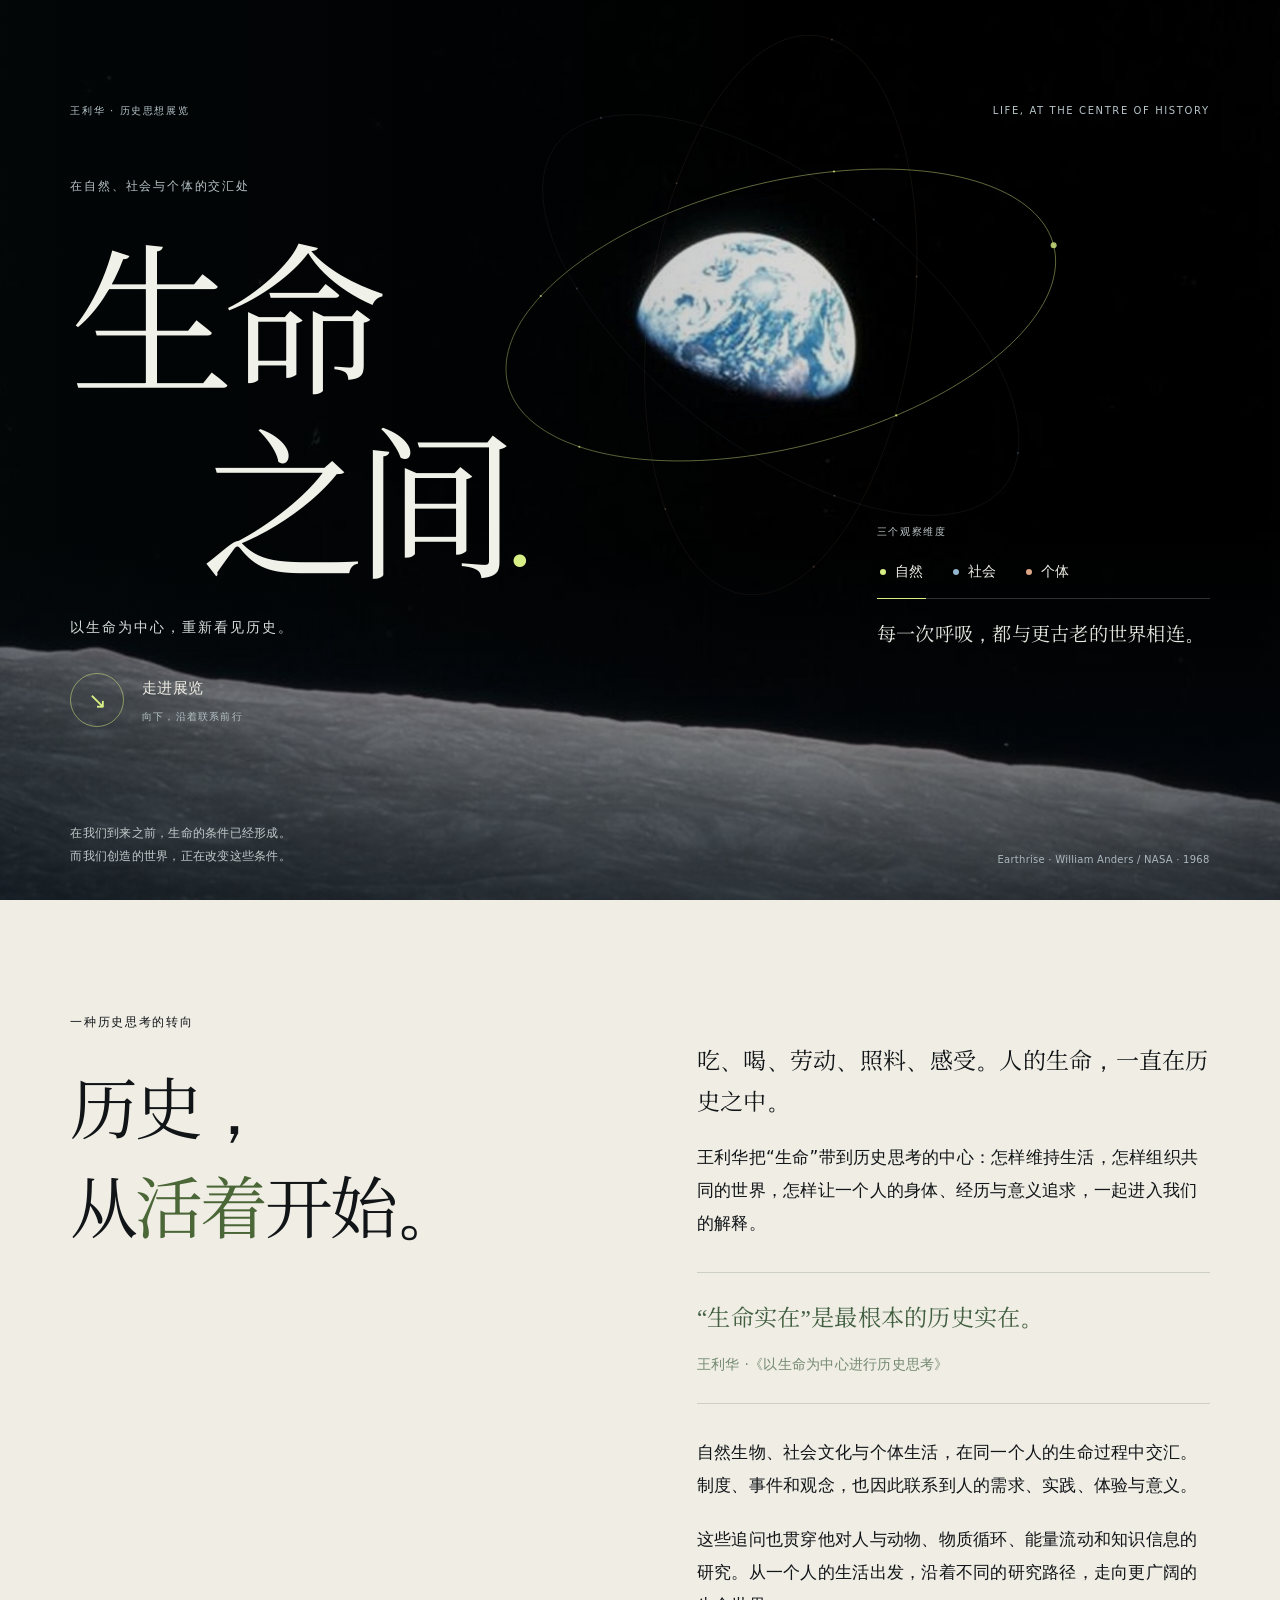
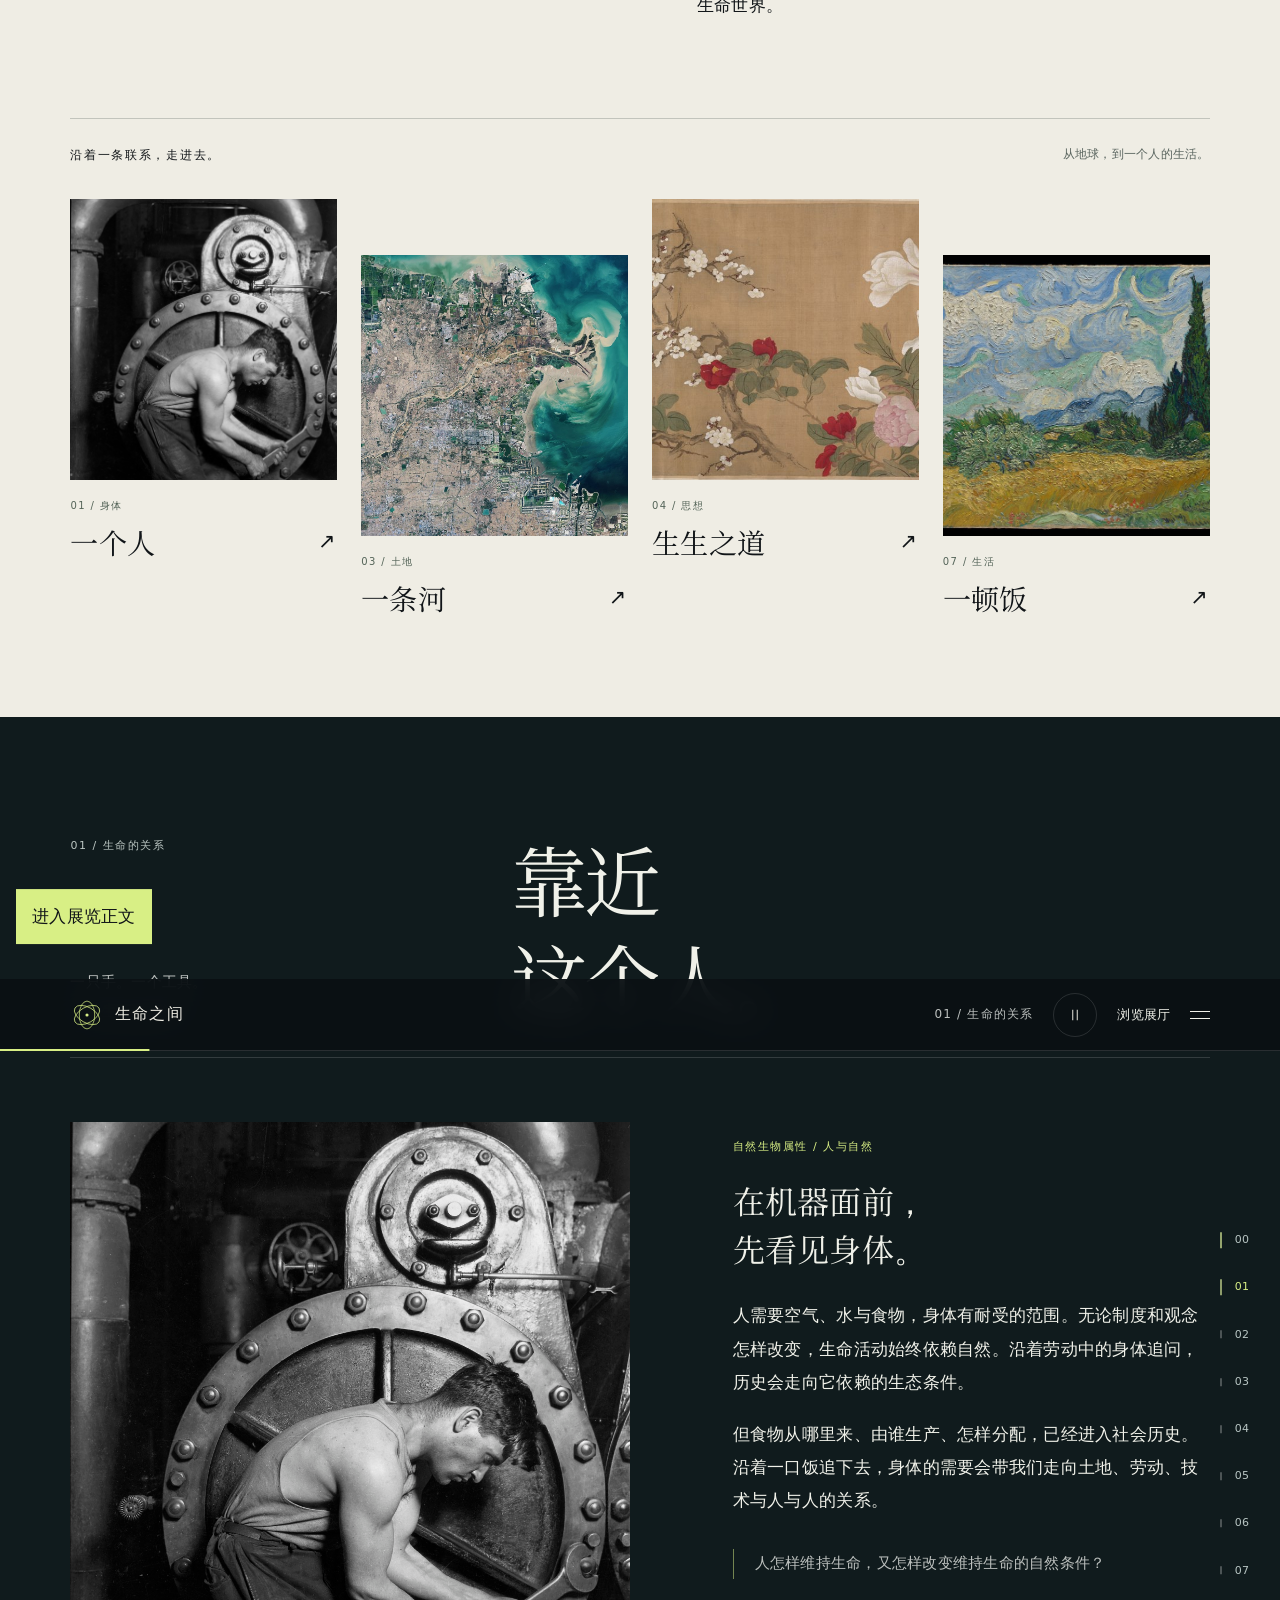
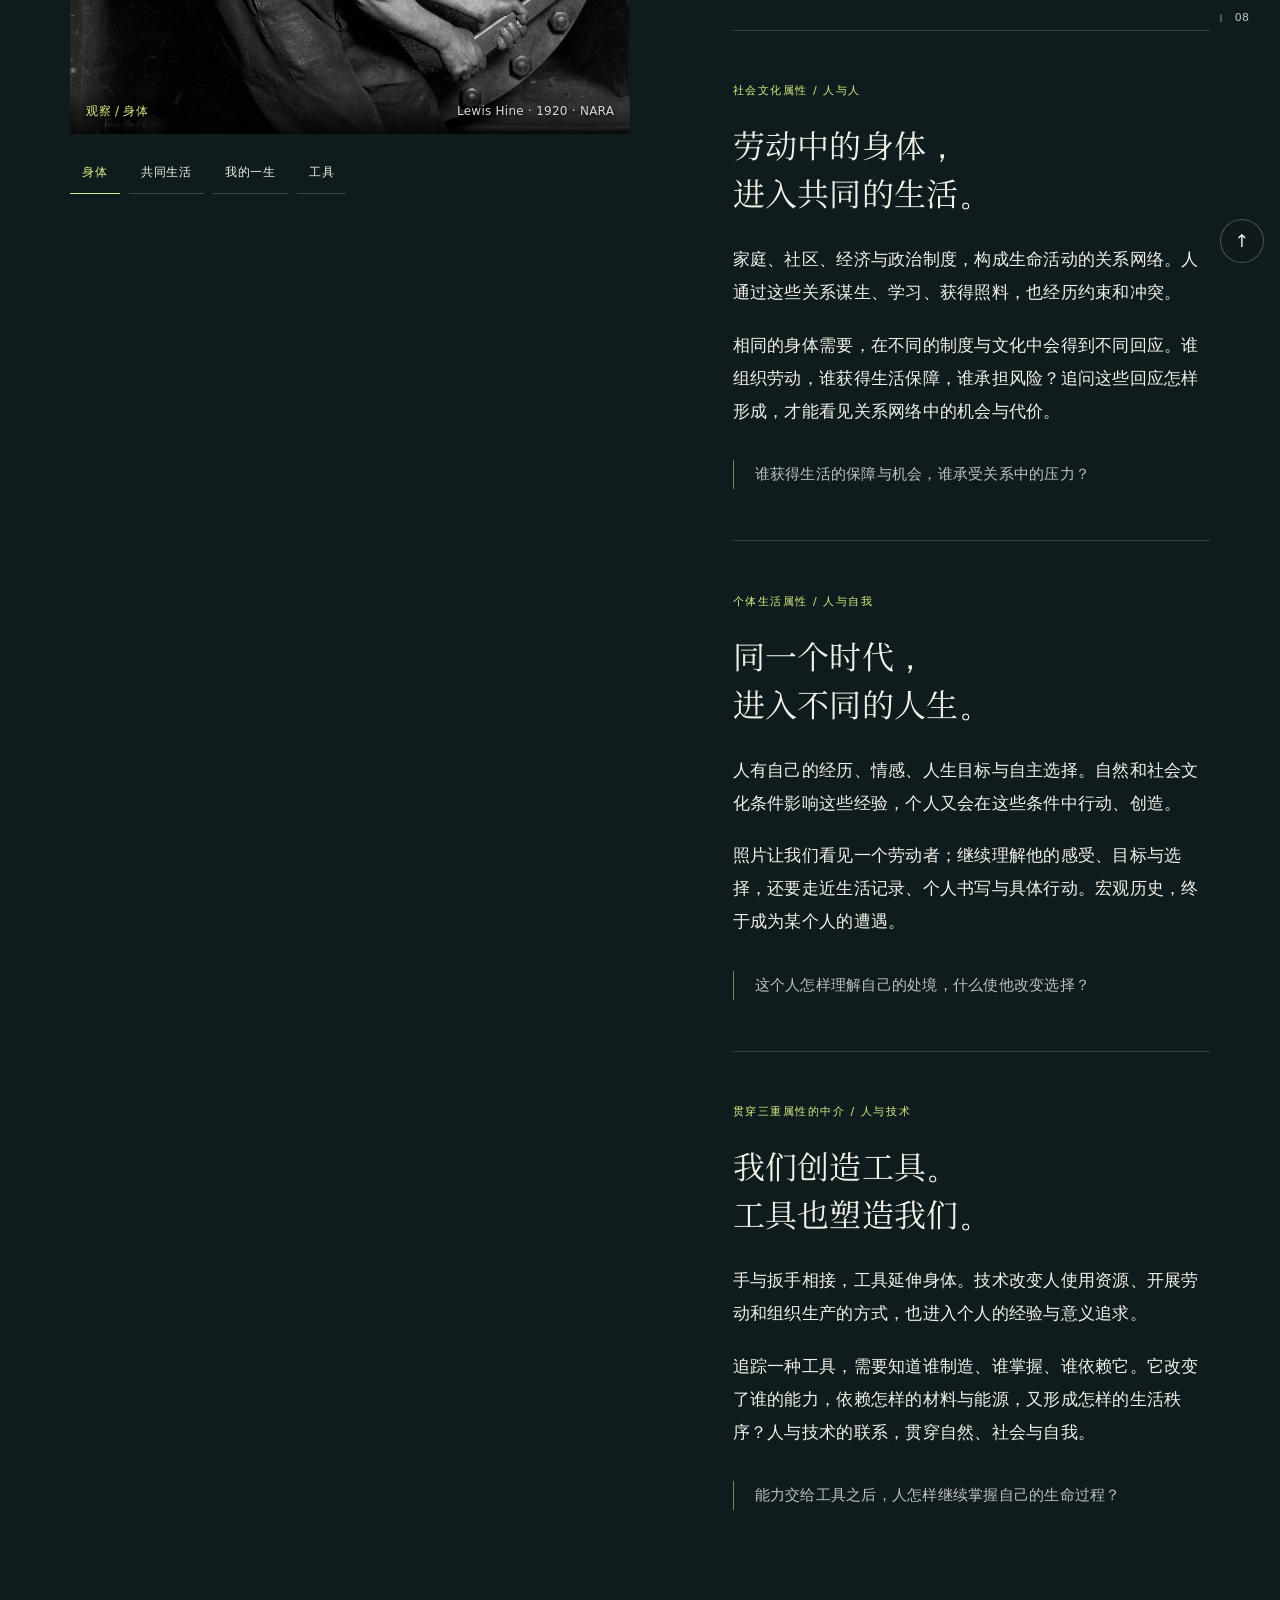
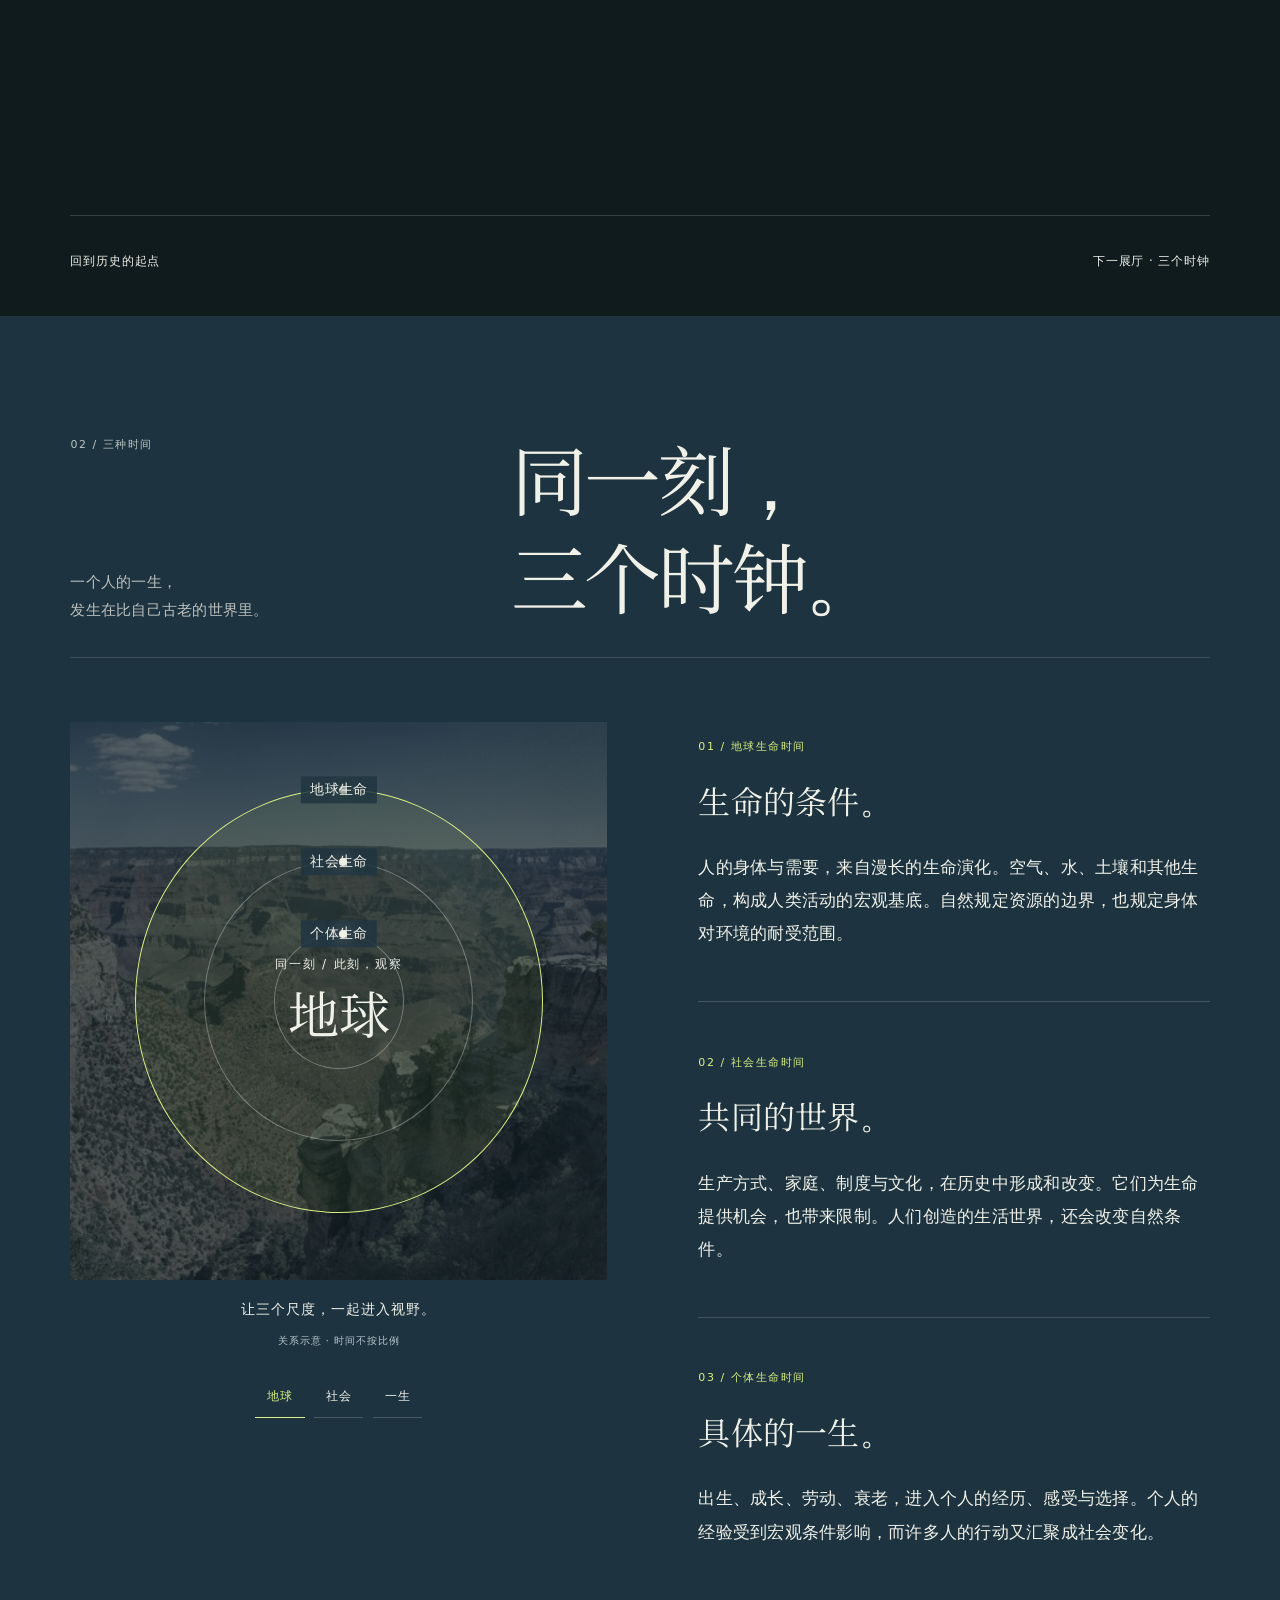
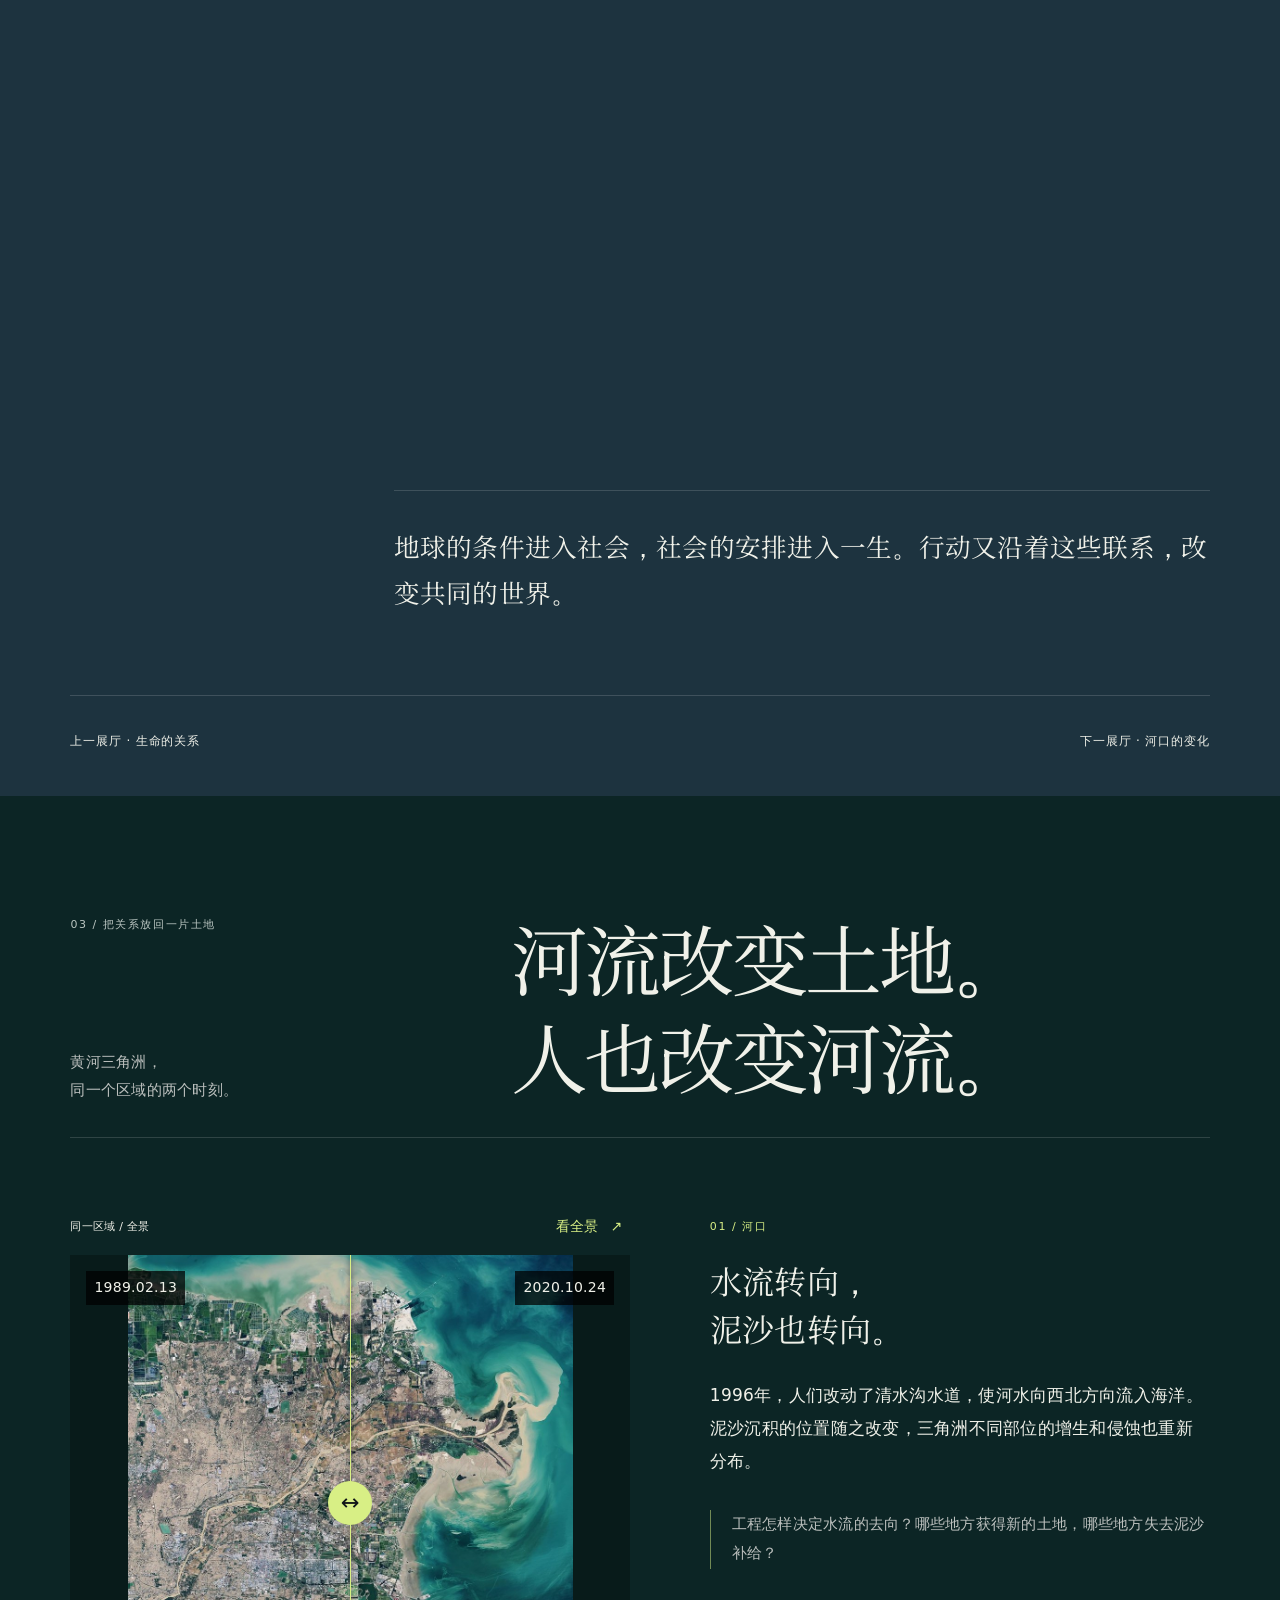
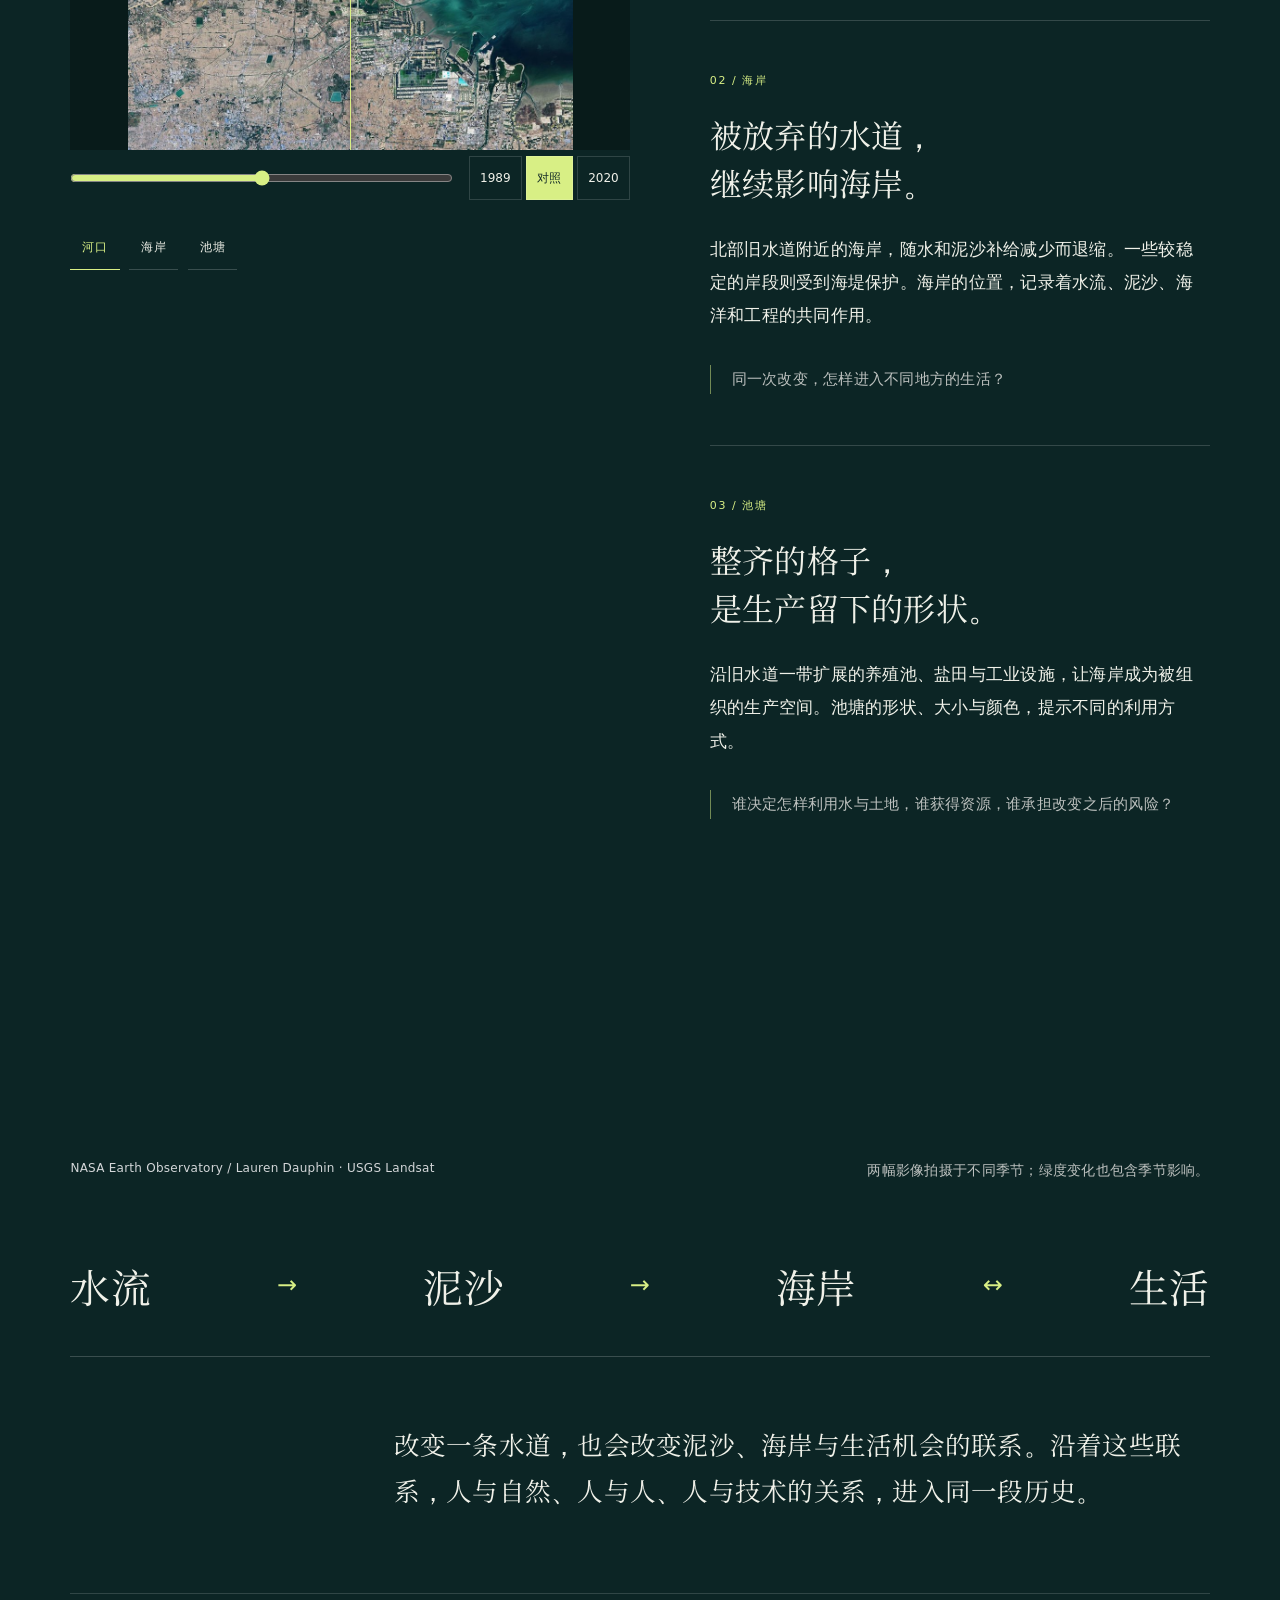
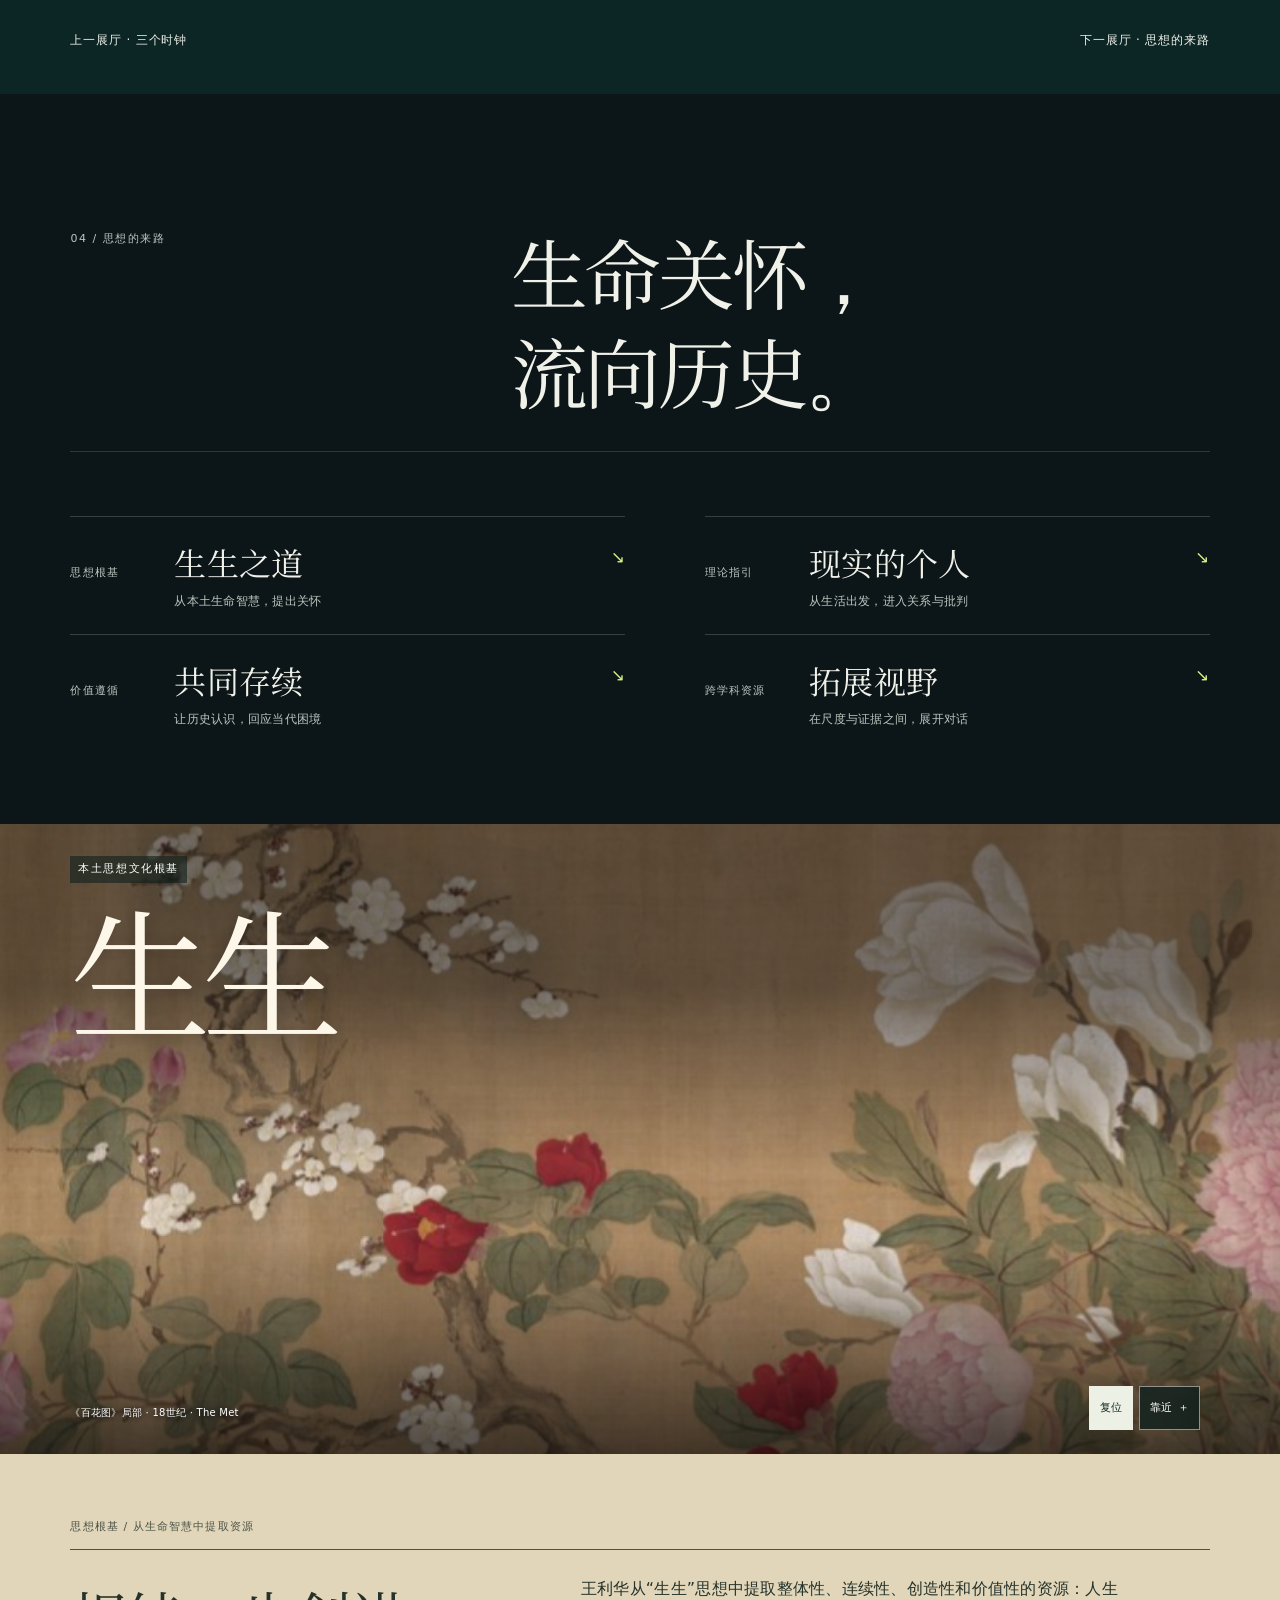
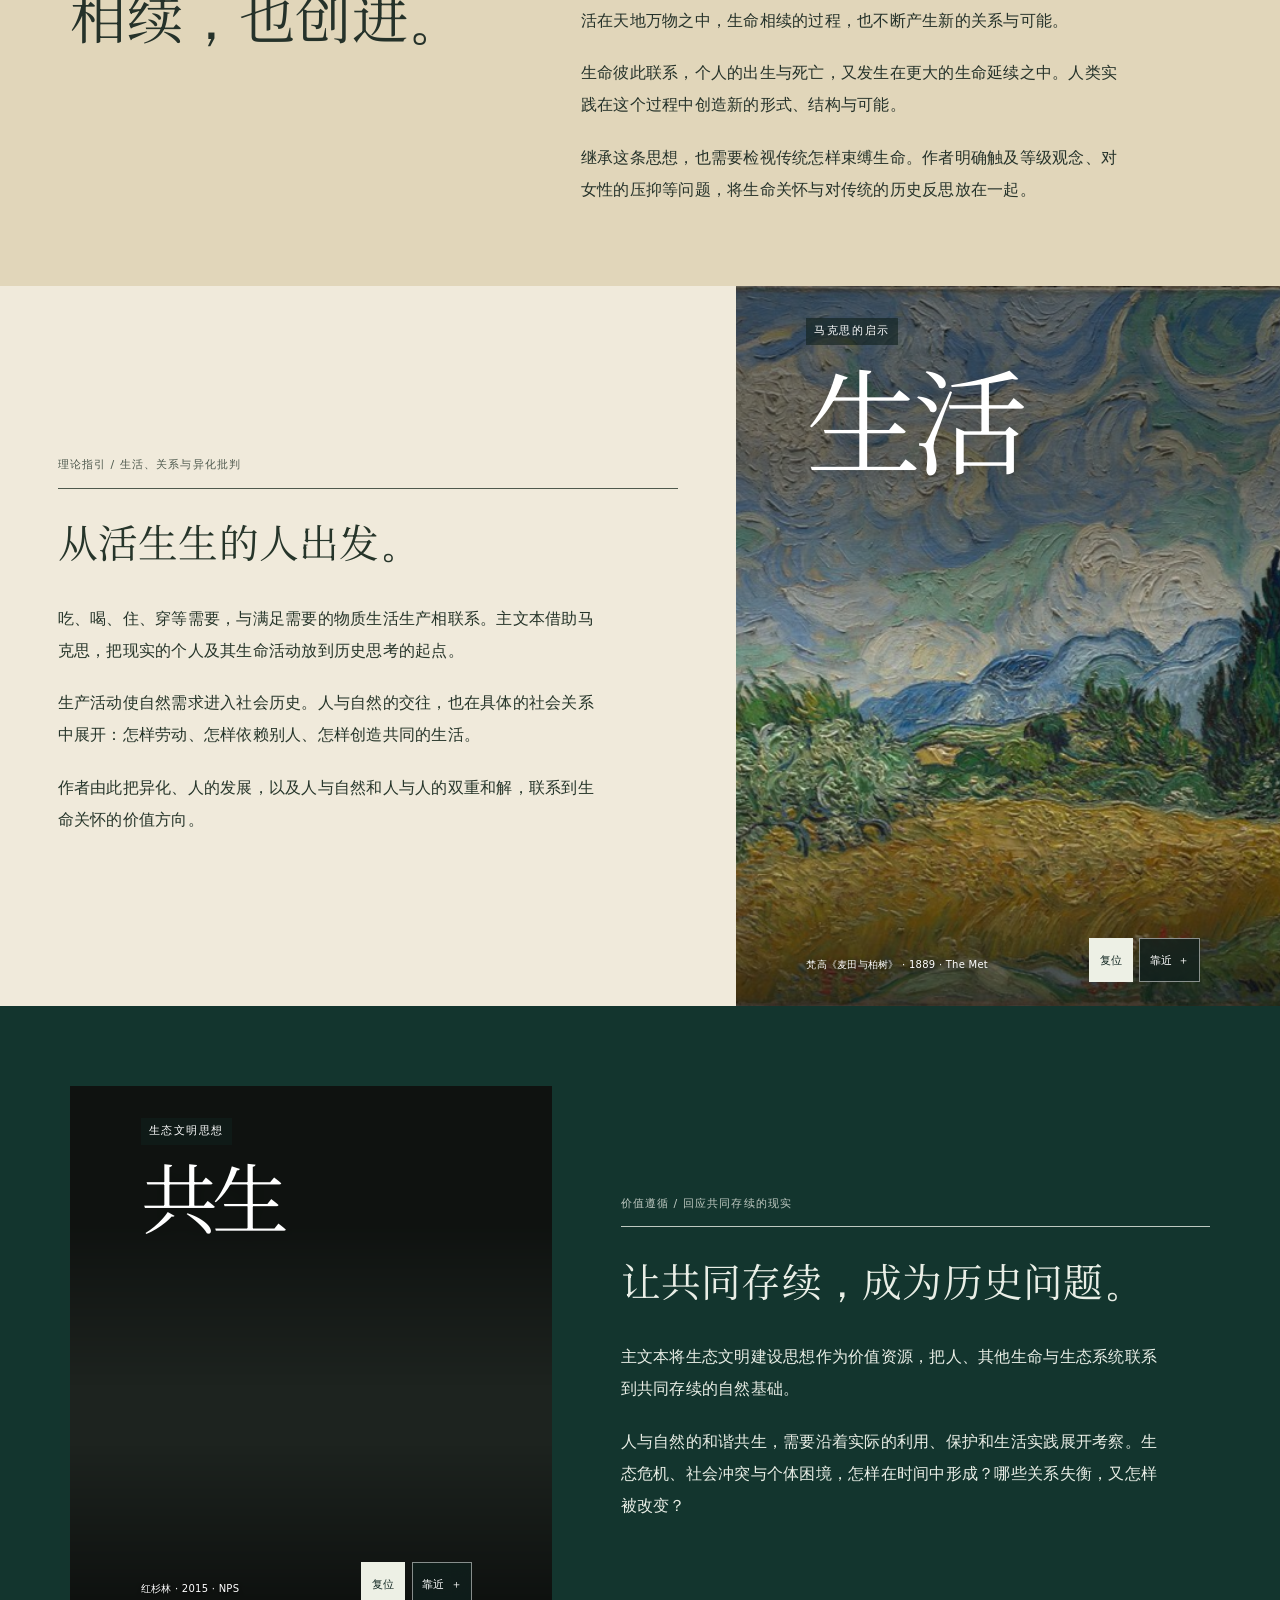
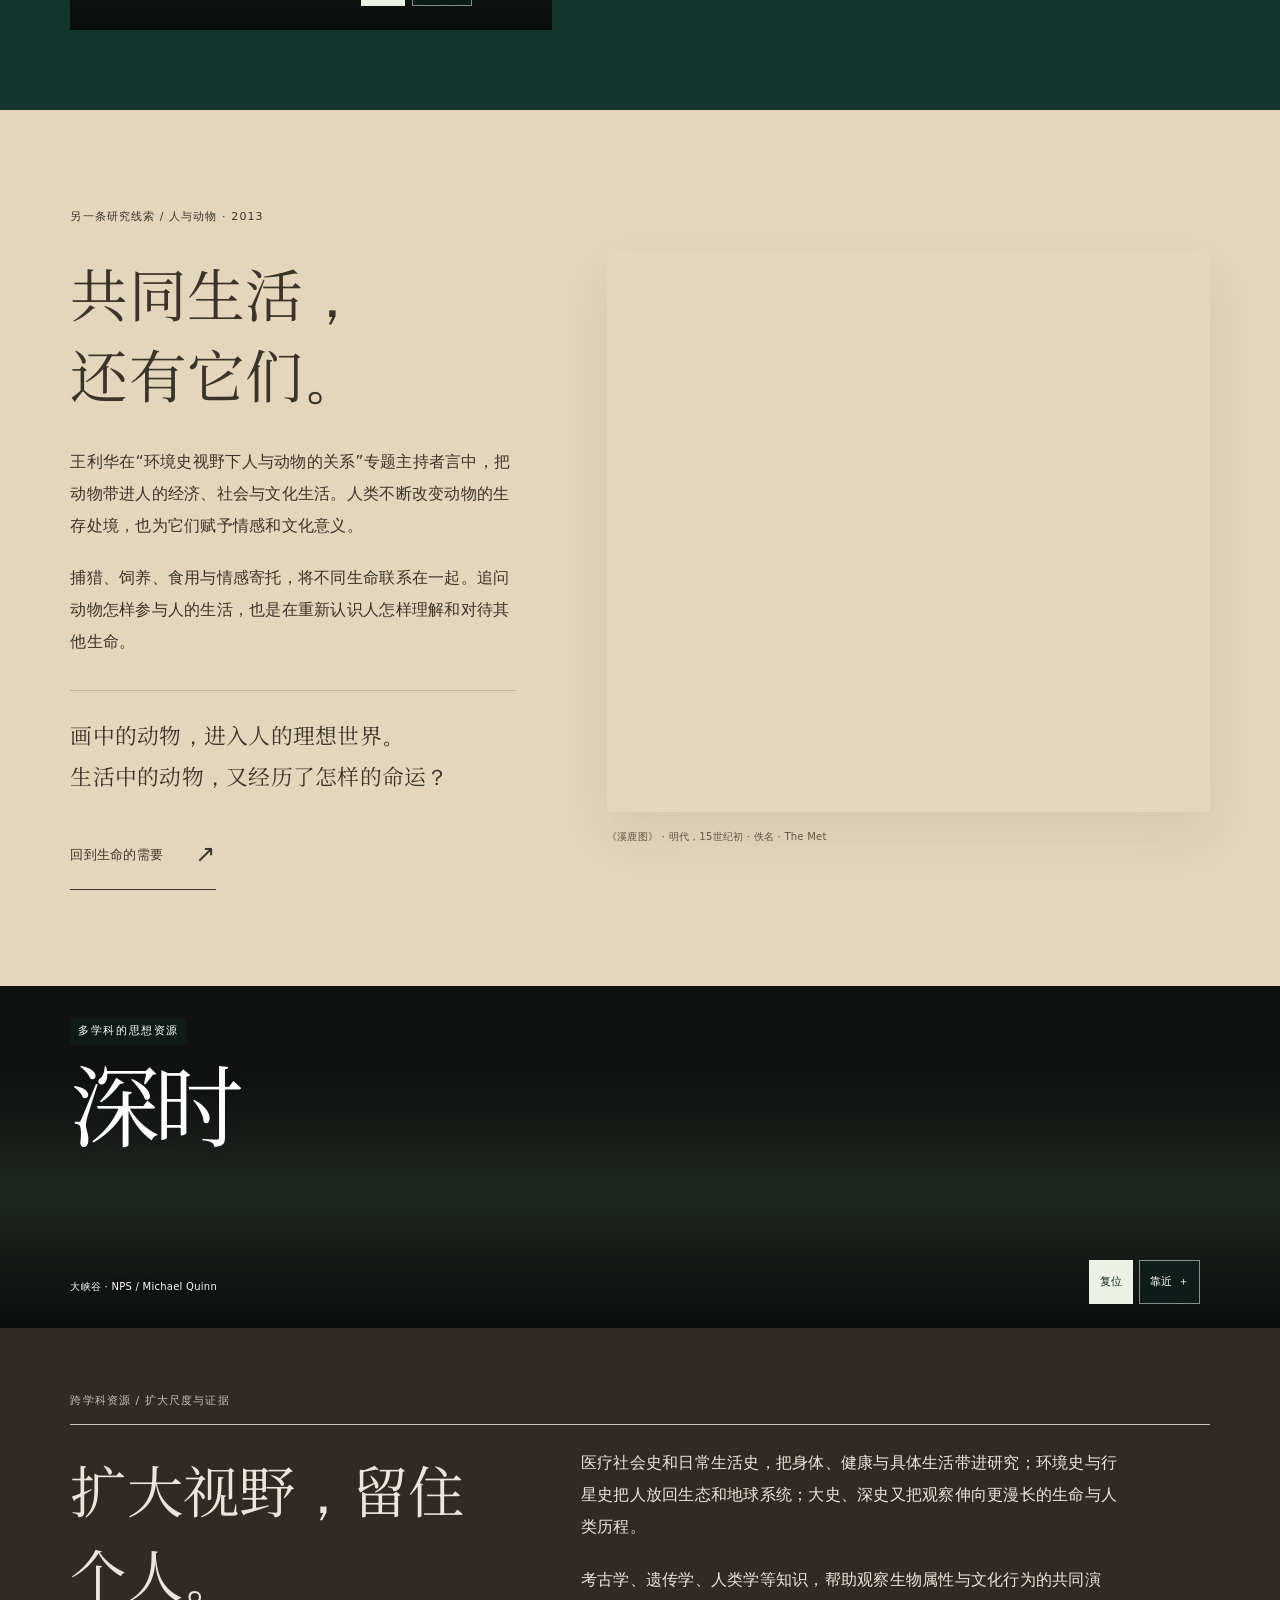
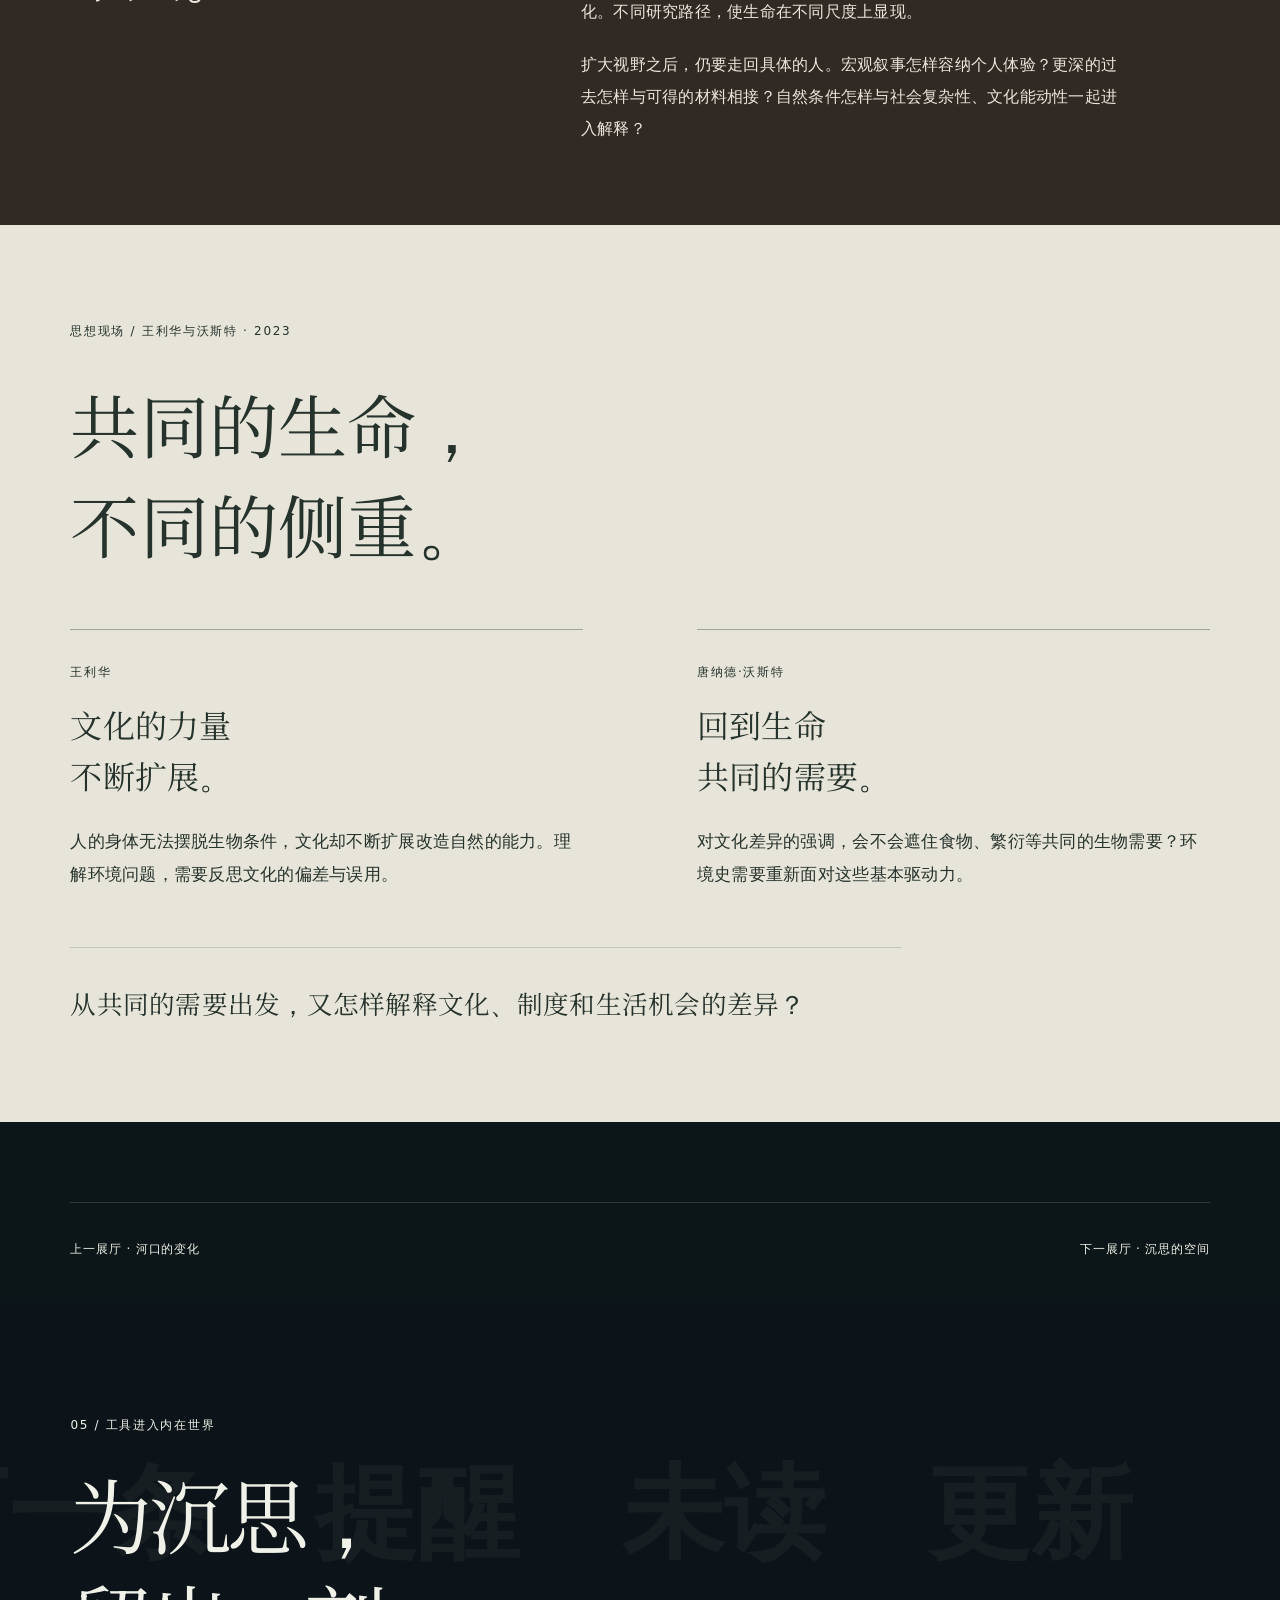
<file: map.html>
<!doctype html>
<html lang="zh-CN"><head><meta charset="utf-8"><meta name="viewport" content="width=device-width,initial-scale=1"><meta http-equiv="refresh" content="0;url=index.html#relations"><title>生命之间 · 生命的关系</title><link rel="stylesheet" href="museum.css?v=4"></head><body><main class="chapter wrap"><h1>生命的关系</h1><p><a class="text-link" href="index.html#relations">进入《生命之间》展览</a></p></main></body></html>
</file>
<file: museum.css>
:root{--ink:#111518;--paper:#f0f1e9;--lime:#d8ff36;--blue:#122a91;--muted:#b7bbbf;--gutter:clamp(1.25rem,5.5vw,7rem);--header:4.5rem;--serif:"Noto Serif SC","Source Han Serif SC","Songti SC",SimSun,serif;color-scheme:dark;scroll-behavior:smooth;scroll-padding-top:calc(var(--header) + 1.5rem)}
*{box-sizing:border-box}html,body{margin:0}body{background:#0b0c0e;color:#f0f1e9;font-family:"Microsoft YaHei","PingFang SC",system-ui,sans-serif;font-size:1.0625rem;line-height:1.85;-webkit-text-size-adjust:100%;text-size-adjust:100%}h1,h2,h3,h4,p,figure,blockquote{margin:0}h1,h2,h3,h4{font-weight:400}a{color:inherit;text-decoration:none}button,input,summary{font:inherit}button{color:inherit;cursor:pointer}button{background:none;border:0}img{display:block;max-width:100%}a,button,input,summary{-webkit-tap-highlight-color:transparent}a:focus-visible,button:focus-visible,input:focus-visible,summary:focus-visible{outline:2px solid var(--lime);outline-offset:5px}.light a:focus-visible{outline-color:#3f6300}section:focus,article:focus{outline:none}::selection{background:var(--lime);color:var(--ink)}.wrap{width:min(calc(100% - 2 * var(--gutter)),1440px);margin-inline:auto}.light{background:var(--paper);color:var(--ink);color-scheme:light}.eyebrow{font-size:.875rem;line-height:1.65;letter-spacing:.12em}.display{font-family:var(--serif);font-size:clamp(2.6rem,5.6vw,6.3rem);line-height:1.24;letter-spacing:-.04em}.prose p+p{margin-top:1.3rem}.prose{max-width:40rem}.prose .lead{font-family:var(--serif);font-size:clamp(1.25rem,1.8vw,1.65rem);line-height:1.75}.prose blockquote{margin:2.3rem 0;padding:1rem 0 1rem 1.6rem;border-left:2px solid currentColor}.prose blockquote p{font-family:var(--serif);font-size:1.4rem;line-height:1.65}.prose cite{display:block;font-size:.875rem;font-style:normal;opacity:.7;margin-top:1rem}.skip{position:fixed;z-index:100;top:.6rem;left:1rem;padding:.7rem 1rem;background:var(--lime);color:var(--ink);transform:translateY(-180%)}.skip:focus{transform:none}
.masthead{position:fixed;inset:0 0 auto;z-index:40;height:var(--header);background:#0b0c0eef;backdrop-filter:blur(12px);border-bottom:1px solid #ffffff18}.masthead-inner{width:min(calc(100% - 2 * var(--gutter)),1440px);height:100%;margin:auto;display:flex;align-items:center;justify-content:space-between;gap:1.5rem}.brand{display:flex;align-items:center;gap:.6rem;font-size:1rem;letter-spacing:.12em;white-space:nowrap;min-height:44px}.brand>span{font-size:1.8rem;line-height:1;color:var(--lime)}.header-place{font-size:.875rem;letter-spacing:.06em;color:var(--muted)}.chapter-menu{position:relative}.chapter-menu summary{display:flex;align-items:center;gap:.8rem;min-height:44px;font-size:.875rem;cursor:pointer;list-style:none}.chapter-menu summary::-webkit-details-marker{display:none}.menu-icon{width:1.25rem;height:.5rem;border-top:1px solid currentColor;border-bottom:1px solid currentColor}.chapter-menu[open] summary{color:var(--lime)}.chapter-menu[open] .menu-icon{height:1px;border-bottom:0}.chapter-menu nav{position:absolute;right:0;top:calc(100% + .8rem);background:#141719;border:1px solid #ffffff28;width:22rem;max-width:calc(100vw - 2 * var(--gutter));max-height:calc(100svh - var(--header) - 2rem);overflow-y:auto;padding:.7rem 1.25rem;box-shadow:0 1rem 3rem #0008}.chapter-menu nav a{display:flex;align-items:center;gap:1.25rem;min-height:48px;padding:.65rem 0;font-size:1rem;border-bottom:1px solid #ffffff14}.chapter-menu nav a:last-child{border:0}.chapter-menu nav a>span{font-size:.875rem;color:var(--muted);font-variant-numeric:tabular-nums}.chapter-menu nav a[aria-current]{color:var(--lime)}.progress{position:absolute;bottom:-1px;left:0;right:0;height:2px;pointer-events:none}.progress i{display:block;height:100%;background:var(--lime);transform:scaleX(0);transform-origin:left}.room-rail{position:fixed;right:1rem;top:50%;transform:translateY(-50%);display:flex;flex-direction:column;z-index:20;gap:.3rem;padding:.4rem;background:#0b0c0ee8;border-radius:2rem}.room-rail a{display:grid;place-items:center;min-width:44px;min-height:44px;font-size:.875rem;color:#b7bbbf;border-radius:50%}.room-rail a[aria-current]{background:var(--lime);color:var(--ink)}.back-top{position:fixed;z-index:30;right:calc(var(--gutter) + env(safe-area-inset-right));bottom:calc(1rem + env(safe-area-inset-bottom));background:#15191bf2;border:1px solid #ffffff40;border-radius:2rem;padding:.65rem 1.15rem;min-height:44px;font-size:.875rem;box-shadow:0 3px 12px #0004;visibility:hidden;opacity:0;transition:opacity .2s}.has-scrolled .back-top{visibility:visible;opacity:1}
.entrance{position:relative;isolation:isolate;min-height:100svh;display:flex;flex-direction:column;justify-content:space-between;padding:calc(var(--header) + 5rem) 0 3rem;background:#030608}.earthrise{position:absolute;inset:0;width:100%;height:100%;object-fit:cover;object-position:58% center;z-index:-2}.entrance::after{content:"";position:absolute;inset:0;background:linear-gradient(90deg,#0005,transparent 80%),linear-gradient(0deg,#0009,transparent 40%);z-index:-1;pointer-events:none}.hero-content h1{font-family:var(--serif);font-size:clamp(4rem,11vw,10.5rem);line-height:1.16;letter-spacing:-.06em;margin-top:1rem}.hero-content h1>span{display:block;padding-left:1em}.hero-content h1 i{color:var(--lime);font-style:normal;font-family:Georgia,serif;font-size:.8em}.hero-sub{margin-top:1.7rem;letter-spacing:.12em}.text-link{display:inline-flex;align-items:center;justify-content:space-between;gap:2rem;min-height:44px;padding:.7rem 0;border-bottom:1px solid currentColor;font-size:1rem}.text-link>span{font-size:1.5rem}.hero-link{color:var(--lime);margin-top:1.7rem}.hero-bottom{display:flex;align-items:end;justify-content:space-between;gap:2rem;margin-top:5rem}.hero-bottom p{font-size:.9375rem;line-height:1.8}.image-credit{font-size:.75rem;line-height:1.7;color:#d4d7d9}.hero-bottom .image-credit{max-width:19rem;text-align:right}.threshold{padding:8rem 0}.intro-grid{display:grid;grid-template-columns:1fr 1.15fr;gap:8%}.threshold .display{margin-top:1.5rem}.highlight{background:var(--lime);padding:0 .04em}.intro-copy{padding-top:2rem}
.chapter{padding:7rem 0 2rem}.chapter-heading{display:grid;grid-template-columns:1fr 1.55fr;gap:1rem 6%;margin-bottom:4rem}.chapter-heading>.eyebrow{grid-column:1;align-self:start;padding-top:.5rem}.chapter-heading>.display{grid-column:2;grid-row:1 / span 2}.chapter-intro{grid-column:1;grid-row:2;align-self:end;color:var(--muted);max-width:23rem}.chapter-footer{display:flex;justify-content:space-between;gap:2rem;border-top:1px solid #ffffff26;padding-top:1.5rem;margin-top:5rem;font-size:.875rem}.chapter-footer a{min-height:44px;display:flex;align-items:center;padding:.3rem 0}.chapter-footer a:last-child{text-align:right;justify-content:end}.section-links{display:flex;flex-wrap:wrap;gap:.6rem}.section-links a,.compare-buttons button{display:inline-flex;align-items:center;justify-content:center;min-height:44px;padding:.5rem 1rem;border:1px solid #ffffff40;font-size:.875rem;line-height:1.55;transition:background .2s,color .2s}.section-links a[aria-current],.compare-buttons button[aria-pressed=true]{background:var(--lime);border-color:var(--lime);color:var(--ink)}.story{padding:2.6rem 0;border-top:1px solid #ffffff2a;scroll-margin-top:calc(var(--header) + 1.5rem)}.story>.eyebrow{color:var(--lime)}.story h3{font-family:var(--serif);font-size:clamp(1.7rem,2.4vw,2.6rem);line-height:1.4;margin:1rem 0 1.5rem}.story p+p{margin-top:1.2rem}.story .question{color:var(--muted);padding-left:1rem;border-left:1px solid var(--lime);margin-top:1.7rem}.story:target{border-top-color:var(--lime)}
.person{background:#0e1011}.person-layout{display:grid;grid-template-columns:1fr 1fr;gap:8%;align-items:start}.person-visual{position:sticky;top:calc(var(--header) + 1.5rem)}.person-photo{position:relative;overflow:hidden;background:#1b1d20;height:min(65svh,43rem);min-height:22rem}.person-photo img{width:100%;height:100%;object-fit:contain;transform:scale(var(--zoom,1));transform-origin:var(--focus-x,50%) var(--focus-y,50%);transition:transform .9s ease,transform-origin .9s ease}.person-photo figcaption{position:absolute;bottom:0;left:0;right:0;padding:1rem;background:linear-gradient(transparent,#000c);text-shadow:0 1px 5px #000}.person-visual .section-links{margin-top:1rem}.person-stories>.story:first-child{padding-top:1rem;border-top:0}.time{background:var(--blue)}.time-layout{display:grid;grid-template-columns:1.05fr 1fr;gap:8%;align-items:start}.time-figure{position:sticky;top:calc(var(--header) + 2rem)}.time-orbits{aspect-ratio:1;position:relative;max-width:35rem;margin:1.5rem auto 2rem}.time-orbit{position:absolute;border:1px solid #ffffff65;border-radius:50%}.orbit-earth{inset:0;border-color:var(--lime)}.orbit-social{inset:17%}.orbit-self{inset:34%}.time-orbit span{position:absolute;left:50%;top:0;transform:translate(-50%,-50%);padding:0 .6rem;white-space:nowrap;font-size:min(.875rem,18px);background:var(--blue)}.orbit-center{position:absolute;left:50%;top:50%;width:.7rem;height:.7rem;background:var(--lime);border-radius:50%;transform:translate(-50%,-50%)}.time-figure figcaption{font-size:1rem;letter-spacing:.07em;text-align:center}.time-figure figcaption small{display:block;font-size:.75rem;color:#c8d0f1;margin-top:.5rem}.time-figure .section-links{justify-content:center;margin-top:1.5rem}.time-stories .story:first-child{border-top:0;padding-top:1rem}.time-bridge,.delta-bridge{font-family:var(--serif);font-size:clamp(1.3rem,2vw,1.8rem);line-height:1.8;max-width:51rem;margin:4rem 0 0 auto}
.delta{background:#10191c}.delta-layout{display:grid;grid-template-columns:1.12fr 1fr;gap:7%;align-items:start}.delta-visual{min-width:0}.compare{--split:50%;position:relative;aspect-ratio:4019/4469;background:#040807;overflow:hidden;max-width:40rem;margin:auto}.compare>img{position:absolute;inset:0;width:100%;height:100%;object-fit:contain}.compare-before{clip-path:inset(0 calc(100% - var(--split)) 0 0)}.compare-dates{position:absolute;left:1rem;right:1rem;top:1rem;display:flex;justify-content:space-between;gap:1rem;pointer-events:none}.compare-dates span{font-size:.875rem;font-variant-numeric:tabular-nums;background:#000b;padding:.2rem .5rem}.compare-handle{position:absolute;top:0;bottom:0;left:var(--split);width:44px;transform:translateX(-50%);display:grid;place-items:center;cursor:ew-resize;touch-action:pan-y}.compare-handle::before{content:"";position:absolute;left:50%;top:0;bottom:0;width:1px;background:var(--lime);box-shadow:0 0 5px #000}.compare-handle>span{display:grid;place-items:center;z-index:1;width:44px;height:44px;background:var(--lime);color:var(--ink);font-size:1.4rem;border-radius:50%;box-shadow:0 2px 8px #0005}.compare-control{max-width:40rem;margin:1.2rem auto 1rem;display:grid;grid-template-columns:minmax(0,1fr) auto;gap:.65rem 1rem;align-items:center}.compare-control label{font-size:.875rem;grid-column:1 / -1}.compare-control input{width:100%;height:44px;accent-color:var(--lime);min-width:0;margin:0}.compare-buttons{display:flex;flex-wrap:wrap;gap:.3rem;min-width:0}.compare-buttons button{padding:.4rem .8rem}.delta-visual>.image-credit,.image-note{max-width:40rem;margin:.5rem auto}.image-note{font-size:.875rem;color:var(--muted);line-height:1.8}.delta-visual .section-links{max-width:40rem;margin:1.5rem auto 0}.delta-stories .story:first-child{padding-top:1rem;border-top:0}
.ideas{padding-bottom:2rem}.ideas-links{margin-bottom:3rem}.idea-essay{padding:5rem 0;scroll-margin-top:var(--header)}.idea-layout{display:grid;grid-template-columns:1fr 1.55fr;gap:6%;align-items:start}.idea-sign>span{display:block;font-family:var(--serif);font-size:clamp(4rem,8.8vw,9rem);line-height:1.35;letter-spacing:-.07em;margin-top:2rem}.idea-copy h3{font-family:var(--serif);font-size:clamp(1.8rem,3vw,3rem);line-height:1.4;margin-bottom:2rem}.sheng{background:var(--lime);color:var(--ink);color-scheme:light}.marx{background:#e3e8df;color:var(--ink);color-scheme:light}.ecology{background:#174b3e}.deep-time{background:#22284b}.conversation{padding:6rem 0}.conversation h3{font-family:var(--serif);font-size:clamp(2.1rem,4.5vw,4.8rem);line-height:1.3;margin:2rem 0 3.5rem}.voices{display:grid;grid-template-columns:1fr 1fr;gap:10%}.voices article{max-width:35rem;border-top:1px solid #11151855;padding-top:1.5rem}.voices h4{font-family:var(--serif);font-size:clamp(1.6rem,2.6vw,2.6rem);line-height:1.4;margin:1rem 0 1.5rem}.conversation-end{font-family:var(--serif);font-size:1.35rem;margin-top:3.5rem;max-width:52rem}
.attention{position:relative;isolation:isolate;background:#080b0d}.attention-stream{position:absolute;inset:0;overflow:hidden;z-index:-1;opacity:.12;pointer-events:none;transition:opacity .6s}.attention-stream span{position:absolute;left:-10%;top:10%;white-space:nowrap;font-size:clamp(3rem,8vw,9rem);font-weight:600;animation:stream 24s linear infinite}.attention-stream span+span{top:55%;animation-direction:reverse;animation-duration:31s}.attention-content>.display{margin:1.5rem 0 3.5rem;font-size:clamp(3rem,6.5vw,7rem)}.attention-layout{display:grid;grid-template-columns:1fr 1.55fr;gap:6%;align-items:start}.quiet-button{display:inline-flex;align-items:center;justify-content:space-between;gap:3rem;min-height:54px;padding:.8rem 1.3rem;border:1px solid #ffffff80;background:#080b0dcc;font-size:1.0625rem}.quiet-button span{color:var(--lime)}.quiet-button[aria-pressed=true]{background:var(--lime);border-color:var(--lime);color:var(--ink)}.quiet-button[aria-pressed=true] span{color:var(--ink)}.quiet-response{margin-top:1.5rem;color:var(--muted)}.quiet .attention-stream{opacity:0}.quiet .attention-stream span{animation-play-state:paused}.attention blockquote{border-color:var(--lime)}@keyframes stream{from{transform:translateX(0)}to{transform:translateX(25%)}}
.practice{background:#161d1f}.systems-grid{display:grid;grid-template-columns:1fr 1fr;gap:3rem 7%}.systems-grid article{border-top:1px solid #ffffff40;padding-top:1.5rem}.systems-grid article>.eyebrow{color:var(--lime)}.systems-grid h3{font-family:var(--serif);font-size:1.85rem;line-height:1.4;margin:1rem 0 1.2rem}.case-intro{border-top:1px solid #ffffff40;margin-top:5rem;padding-top:3rem;display:flex;align-items:center;justify-content:space-between;gap:2rem}.case-intro h3{font-family:var(--serif);font-size:1.8rem;line-height:1.5}.research-case{display:grid;grid-template-columns:.75fr 2fr;gap:6%;padding:3rem 0;border-bottom:1px solid #ffffff25;scroll-margin-top:calc(var(--header) + 1rem)}.research-case:target{border-bottom-color:var(--lime)}.research-case h4{font-family:var(--serif);font-size:clamp(2rem,3.5vw,3.5rem);line-height:1.3;margin-top:1rem}.case-questions{display:grid;grid-template-columns:1fr 1fr;gap:2rem 6%}.case-questions p>span{display:block;color:var(--lime);font-size:.875rem;margin-bottom:.7rem;letter-spacing:.08em}.practice-note{color:var(--muted);font-size:.9375rem;text-align:right;margin-top:2rem}.whole{padding-bottom:6rem}.whole-layout{display:grid;grid-template-columns:1.2fr 1fr;gap:2rem 10%;align-items:center}.whole-layout>.eyebrow{grid-column:1 / -1}.whole .display{font-size:clamp(4rem,8vw,9rem);line-height:1.24}.whole .display>span{color:#4b6105}.whole-copy .text-link{margin-top:2rem}.end-previous{display:block;font-size:.875rem;width:fit-content;min-height:44px;padding:.6rem 0;margin-top:1rem}
.person-layout>*,.time-layout>*,.delta-layout>*,.idea-layout>*,.attention-layout>*,.intro-grid>*,.whole-layout>*,.research-case>*,.case-questions>*,.systems-grid>*{min-width:0}p,h1,h2,h3,h4,a{overflow-wrap:break-word}.chapter-footer a:hover,.text-link:hover,.end-previous:hover{color:var(--lime)}.light a:hover{color:#4b6105}.section-links a:hover,.compare-buttons button:hover{border-color:var(--lime)}
@media(min-width:1800px){:root{--gutter:7rem}.hero-content{padding-top:2rem}.hero-bottom{padding-bottom:2rem}.chapter{padding-top:8rem}.person-layout{gap:10%}.person-photo{height:44rem}.time-orbits{max-width:37rem}.story{padding-block:3rem}}
@media(max-width:1150px){.room-rail{display:none}.person-layout,.time-layout,.delta-layout{gap:5%}.chapter-heading,.idea-layout,.attention-layout{gap:1rem 5%}.compare-control{grid-template-columns:minmax(0,1fr)}.compare-buttons{justify-content:space-between}.compare-buttons button{flex:1 1 5rem;min-width:0}.case-intro{align-items:start;flex-direction:column}.chapter{padding-top:5rem}}
@media(max-width:900px){:root{--gutter:clamp(1.25rem,5vw,2.5rem)}.header-place{display:none}.person-layout,.time-layout,.delta-layout{grid-template-columns:1fr;gap:2.5rem}.person-visual,.time-figure{position:relative;top:auto}.person-photo{height:auto;min-height:0;aspect-ratio:4/5;max-width:34rem;margin:auto}.person-photo img{object-fit:contain;transform:none!important}.person-visual .section-links{justify-content:center}.person-stories>.story:first-child,.time-stories .story:first-child,.delta-stories .story:first-child{border-top:1px solid #ffffff2a;padding-top:2rem}.time-figure{max-width:32rem;width:100%;margin:auto}.time-orbits{margin-top:1rem}.time-layout{gap:3rem}.delta-visual{max-width:40rem;width:100%;margin:auto}.compare-control{grid-template-columns:1fr auto}.intro-grid{grid-template-columns:1fr;gap:2.5rem}.intro-copy{padding-top:0;max-width:45rem}.chapter-heading{grid-template-columns:1fr;gap:1rem;margin-bottom:3rem}.chapter-heading>.eyebrow,.chapter-heading>.display,.chapter-intro{grid-column:1;grid-row:auto}.chapter-intro{margin-top:.7rem;max-width:none}.chapter-intro br{display:none}.idea-layout{grid-template-columns:1fr;gap:2rem}.idea-sign>span{font-size:5rem;margin-top:1rem}.idea-essay{padding:3.5rem 0}.idea-copy{max-width:45rem}.attention-layout{grid-template-columns:1fr;gap:3rem}.attention-layout>.prose{max-width:45rem}.whole-layout{gap:2rem 6%}.whole .display{font-size:clamp(4rem,10vw,7rem)}.research-case{grid-template-columns:1fr;gap:2rem}.research-case header{display:flex;align-items:center;justify-content:space-between;gap:1rem}.research-case h4{margin:0;font-size:2rem}}
@media(max-width:600px){:root{--header:4rem;--gutter:1.25rem}body{font-size:1rem;line-height:1.9}.masthead-inner{gap:.25rem .7rem;flex-wrap:wrap;align-content:center}.brand{font-size:.9375rem;letter-spacing:.06em;gap:.3rem}.brand>span{font-size:1.5rem}.chapter-menu summary{font-size:.875rem;gap:.6rem}.chapter-menu nav{position:fixed;right:var(--gutter);top:calc(var(--header) + .5rem);width:calc(100% - 2 * var(--gutter));max-width:32rem;padding:.5rem 1rem}.entrance{min-height:100svh;padding-top:calc(var(--header) + 3rem);padding-bottom:2rem}.earthrise{object-position:62% center}.hero-content .eyebrow{font-size:.75rem;letter-spacing:.1em}.hero-content h1{font-size:min(5.6rem,20vw);line-height:1.2}.hero-sub{font-size:.9375rem;letter-spacing:.06em;margin-top:1.5rem}.hero-link{font-size:.9375rem;margin-top:1.3rem}.hero-bottom{flex-direction:column;align-items:start;gap:1.2rem;margin-top:4rem}.hero-bottom p{font-size:.875rem}.hero-bottom .image-credit{text-align:left;max-width:none}.threshold{padding:4rem 0}.display{font-size:clamp(2rem,7.6vw,3.2rem);line-height:1.35;letter-spacing:-.025em}.threshold .display{font-size:clamp(2.8rem,10vw,4rem);margin-top:1.2rem}.prose .lead{font-size:1.3rem}.prose blockquote{margin:2rem 0;padding-left:1rem}.prose blockquote p{font-size:1.25rem}.chapter{padding:4rem 0 1.5rem}.chapter-heading{margin-bottom:2.5rem;gap:1rem}.eyebrow{font-size:.875rem;letter-spacing:.07em}.chapter-footer{margin-top:3rem;gap:1.5rem;padding-top:1rem;font-size:.875rem;align-items:start}.chapter-footer a{max-width:48%;line-height:1.8}.person-layout{gap:1rem}.story{padding:2rem 0}.story h3{font-size:1.75rem;line-height:1.45;margin-top:.9rem}.story .question{margin-top:1.4rem}.person-visual .section-links{justify-content:start}.section-links{gap:.5rem}.section-links a{padding:.45rem .8rem}.time-orbits{width:90%;margin:1.5rem auto 2rem}.time-layout{gap:2rem}.time-bridge,.delta-bridge{font-size:1.35rem;margin-top:2.5rem}.delta-layout{gap:1rem}.compare-dates{top:.6rem;left:.6rem;right:.6rem}.compare-dates span{font-size:.75rem;padding:.15rem .3rem}.compare-control{grid-template-columns:minmax(0,1fr);gap:.5rem;margin-top:1rem}.compare-buttons{gap:.5rem}.compare-dates{gap:2rem}.delta-visual>.image-credit{font-size:.75rem;line-height:1.7}.image-note{margin-top:.7rem}.delta-visual .section-links{margin-top:1rem}.ideas-links{margin-bottom:2rem}.idea-essay{padding:3rem 0}.idea-sign>span{font-size:4.3rem;line-height:1.25;margin-top:1rem}.idea-copy h3{font-size:1.85rem;margin-bottom:1.5rem}.idea-layout{gap:1.6rem}.conversation{padding:4rem 0}.conversation h3{font-size:2.3rem;margin:1.5rem 0 2.5rem}.voices{grid-template-columns:1fr;gap:2.5rem}.voices h4{font-size:1.75rem}.conversation-end{font-size:1.2rem;margin-top:2.5rem}.attention-content>.display{font-size:clamp(2.5rem,10vw,4rem);margin:1.3rem 0 2rem}.attention-layout{gap:2.5rem}.quiet-button{width:100%;max-width:23rem}.quiet-response{margin-top:1rem}.systems-grid{grid-template-columns:1fr;gap:2rem}.systems-grid h3{font-size:1.7rem}.case-intro{margin-top:3rem;padding-top:2rem;gap:1.5rem}.case-intro h3{font-size:1.6rem}.research-case{padding:2.5rem 0;gap:1.5rem}.research-case header{display:block}.research-case h4{margin-top:.6rem}.case-questions{grid-template-columns:1fr;gap:1.5rem}.case-questions p>span{margin-bottom:.3rem}.practice-note{text-align:left}.whole{padding-bottom:6rem}.whole-layout{grid-template-columns:1fr;gap:2rem}.whole-layout>.eyebrow{grid-column:1}.whole .display{font-size:min(5.4rem,18vw);line-height:1.24}.whole-copy{max-width:30rem}.whole-copy .lead{font-size:1.2rem}.back-top{right:1rem;font-size:.875rem;padding:.6rem 1rem}}
@media(max-height:700px){.person-visual,.time-figure{position:relative;top:auto}.entrance{padding-top:calc(var(--header) + 2rem)}.hero-content h1{font-size:min(8rem,15vw)}.hero-bottom{margin-top:3rem}.person-photo{min-height:0;height:auto;aspect-ratio:4/5}.chapter-menu nav{max-height:calc(100svh - var(--header) - 1.5rem)}}
@media(prefers-reduced-motion:reduce){:root{scroll-behavior:auto}.person-photo img,.back-top,.attention-stream,.section-links a{transition:none}.attention-stream span{animation:none}}
/* 这一节的照片陪伴四段正文；窄屏只停留照片，为文字留下阅读空间。 */
.person-visual{position:sticky;top:calc(var(--header) + 1rem)}
.person-photo{width:100%;aspect-ratio:auto;height:min(68svh,43rem,calc(100svh - var(--header) - 7rem));min-height:0}
.person-photo img{object-fit:cover;object-position:var(--focus-x,50%) var(--focus-y,50%);transition:transform .9s ease,transform-origin .9s ease,object-position .9s ease}
.person-photo .image-credit{font-size:min(.75rem,14px)}
.person-stories>.story{scroll-margin-top:calc(var(--person-sticky-space,0px) + .75rem)}
@media(max-width:900px){
  .person-layout{display:block;--person-sticky-space:min(34svh,21rem)}
  .person-visual{display:contents}
  .person-photo{position:sticky;top:var(--header);z-index:6;width:100%;height:min(34svh,21rem);aspect-ratio:auto;max-width:none;margin:0 auto;box-shadow:0 1rem 1.5rem #0e1011}
  .person-photo img{object-fit:cover;object-position:var(--focus-x,50%) var(--focus-y,50%);transform:scale(var(--zoom,1))!important;transition:transform .9s ease,transform-origin .9s ease,object-position .9s ease}
  .person-visual .section-links{margin:1rem 0 1.5rem}
}
@media(max-height:499px) and (max-width:900px){
  .person-layout{--person-sticky-space:28svh}
  .person-photo{height:28svh;min-height:0}
}
@media(min-width:601px) and (max-width:900px){
  .person-layout{display:grid;grid-template-columns:.9fr 1.1fr;gap:5%;--person-sticky-space:0px}
  .person-visual{display:block;position:sticky;top:calc(var(--header) + .5rem)}
  .person-photo{position:relative;top:auto;height:min(65svh,43rem,calc(100svh - var(--header) - 10rem));box-shadow:none}
  .person-visual .section-links{margin:1rem 0 0;gap:.5rem}
  .person-visual .section-links a{padding:.45rem .65rem}
}
@media(prefers-reduced-motion:reduce){.person-photo img{transition:none}}

/* 展厅 05：影像、观察台、艺术作品与研究关系图交替展开。 */
.icon-definitions{position:absolute;width:0;height:0;overflow:hidden}
.time-figure{position:sticky;top:calc(var(--header) + 1rem)}
.time-stage{height:min(62svh,40rem,calc(100svh - var(--header) - 9rem));position:relative;overflow:hidden;background:#101b3e;isolation:isolate}
.time-landscape{position:absolute;inset:0;width:100%;height:100%;object-fit:cover;filter:brightness(.55) saturate(.7);transition:transform 1.2s ease}
.time-stage::after{content:"";position:absolute;inset:0;z-index:0;background:linear-gradient(130deg,#182a9180,#080e27a0)}
.time-stage .time-orbits{position:absolute;inset:8%;width:auto;height:auto;max-width:none;margin:0;aspect-ratio:auto;z-index:1}
.time-stage .time-orbit{border-color:#ffffff50;transition:border-color .5s,background .5s}
.time-stage .time-orbit span{background:#162955d9;font-size:min(.875rem,16px)}
.time-orbit i{position:absolute;width:8px;height:8px;background:#f0f1e9;left:50%;top:-4px;border-radius:50%;box-shadow:0 0 15px #ffffff90;animation:clock-pulse 4s ease-in-out infinite}
.orbit-social i{animation-delay:1s}.orbit-self i{animation-delay:2s}
.time-figure[data-clock=earth] .orbit-earth,.time-figure[data-clock=social] .orbit-social,.time-figure[data-clock=self] .orbit-self{border-color:var(--lime);background:#d8ff360c}
.time-figure[data-clock=social] .time-landscape{transform:scale(1.12)}.time-figure[data-clock=self] .time-landscape{transform:scale(1.25)}
.clock-center{position:absolute;inset:0;display:flex;align-items:center;justify-content:center;flex-direction:column;pointer-events:none}
.clock-center small{font-size:min(.75rem,14px);letter-spacing:.15em}.clock-center strong{font-family:var(--serif);font-size:clamp(2rem,4.5vw,4rem);font-weight:400;line-height:1.4}
.time-figure figcaption{margin-top:1rem}.time-stories .story{scroll-margin-top:calc(var(--time-sticky-space,0px) + .75rem)}
@keyframes clock-pulse{50%{opacity:.4;box-shadow:0 0 30px #d8ff36a0}}

.delta-visual{position:sticky;top:calc(var(--header) + 1rem)}
.delta-station{background:#10191c}
.delta-toolbar{display:flex;align-items:center;justify-content:space-between;gap:1rem;min-height:44px;padding:.2rem 0 .4rem;font-size:min(.875rem,16px)}
.delta-toolbar button{display:flex;align-items:center;gap:.8rem;min-height:44px;color:var(--lime);padding:.3rem .5rem;font-size:min(.875rem,16px)}
.delta-toolbar button[aria-pressed=false]{color:#f0f1e9}
.compare{height:min(55svh,42rem,calc(100svh - var(--header) - 14rem));min-height:0;aspect-ratio:auto;max-width:none;background:#071115}
.compare-layer{position:absolute;inset:0;overflow:hidden}
.compare-layer img{position:absolute;max-width:none;width:var(--map-width,100%);height:var(--map-height,100%);left:var(--map-left,0px);top:var(--map-top,0px);transition:width .7s ease,height .7s ease,left .7s ease,top .7s ease}
.delta-station .compare-control{margin:.25rem 0 0;max-width:none;display:grid;grid-template-columns:minmax(0,1fr) auto;gap:.4rem 1rem;height:48px}
.delta-station .compare-control label{position:absolute;width:1px;height:1px;overflow:hidden;clip-path:inset(50%)}
.delta-station .compare-buttons{flex-wrap:nowrap;gap:.25rem}.delta-station .compare-buttons button{min-height:44px;font-size:min(.875rem,16px);padding:.3rem .65rem;flex:0 0 auto}
.delta-viewfinder{position:absolute;inset:23% 21%;pointer-events:none;opacity:.65;transition:opacity .5s}
#compare[data-view=overview] .delta-viewfinder{opacity:0}
.delta-viewfinder i{position:absolute;width:1.2rem;height:1.2rem;border:1px solid var(--lime)}
.delta-viewfinder i:nth-child(1){top:0;left:0;border-right:0;border-bottom:0}.delta-viewfinder i:nth-child(2){top:0;right:0;border-left:0;border-bottom:0}.delta-viewfinder i:nth-child(3){bottom:0;right:0;border-left:0;border-top:0}.delta-viewfinder i:nth-child(4){bottom:0;left:0;border-right:0;border-top:0}
.delta-caption{margin-top:2rem;display:flex;justify-content:space-between;gap:1rem 3rem;flex-wrap:wrap}.delta-caption .image-note{margin:0;max-width:35rem}
.delta-stories .story{scroll-margin-top:calc(var(--delta-sticky-space,0px) + .75rem)}
.person-stories,.time-stories,.delta-stories{padding-bottom:var(--visual-tail-space,0px)}
.river-sequence{display:flex;justify-content:space-between;align-items:center;gap:1rem;padding:4rem 0 2rem;border-bottom:1px solid #ffffff30}
.river-sequence>span{font-family:var(--serif);font-size:clamp(1.7rem,3.5vw,3.5rem)}.river-sequence>i{font-style:normal;color:var(--lime);font-size:1.5rem}

.idea-essay{padding-block:5rem}.idea-layout{grid-template-columns:1.1fr 1fr;gap:8%;align-items:center}
.idea-sign>span{font-size:clamp(3.5rem,7vw,7rem);margin:1rem 0 1.5rem;line-height:1.1}
.idea-art{position:relative;aspect-ratio:5/4;overflow:hidden;background:#1d231f;isolation:isolate}
.idea-art>img{width:100%;height:100%;object-fit:cover;transition:transform 1s ease;transform-origin:60% 55%}
.idea-art[data-art-view=detail]>img{transform:scale(1.65)}
.idea-art figcaption{position:absolute;left:0;right:0;bottom:0;color:#fff;font-size:min(.75rem,14px);padding:2.5rem 1rem .7rem;background:linear-gradient(transparent,#000a);text-shadow:0 1px 6px #000}
.art-controls{position:absolute;top:.75rem;right:.75rem;display:flex;gap:.3rem;color:#fff}
.art-controls button{min-height:44px;min-width:52px;font-size:min(.875rem,16px);padding:.5rem .7rem;background:#101719c9;border:1px solid #ffffff70;backdrop-filter:blur(8px)}
.art-controls button[aria-pressed=true]{color:#111518;background:var(--lime);border-color:var(--lime)}.art-controls button span{margin-left:.4rem}
.sheng{background:#d8caad;color:#171811}.sheng .idea-art{aspect-ratio:1.45}.sheng .idea-copy h3{font-size:clamp(2.5rem,4.8vw,4.5rem)}
.marx{background:#e9e5d6}.marx .idea-sign{grid-column:2;grid-row:1}.marx .idea-copy{grid-column:1;grid-row:1}.marx .idea-art{aspect-ratio:1.256}
.ecology{background:#122c25}.ecology .idea-art{aspect-ratio:.9}.ecology .idea-copy{padding-block:3rem}.ecology .idea-copy h3{font-size:clamp(2.6rem,4.2vw,4rem)}
.deep-time{background:#271f1a}.deep-time .idea-art{aspect-ratio:1.4}.deep-time .idea-sign{grid-column:2;grid-row:1}.deep-time .idea-copy{grid-column:1;grid-row:1}
.idea-copy{max-width:none}.idea-copy p{font-size:1.0625rem}.idea-copy h3{margin-bottom:2rem}
.conversation{background:#edf0e3}.voices article{border-top:2px solid #122a91}.voices article+article{border-color:#466c39}

.attention-instrument{margin:-1rem 0 1rem;width:100%;max-width:35rem;aspect-ratio:600/440}
.attention-instrument svg{width:100%;height:100%;overflow:visible}.attention-instrument path,.attention-instrument circle{fill:none;stroke:var(--lime);stroke-width:1}
.signal-paths{opacity:.55;transition:opacity 1s}.signal-paths path{stroke-dasharray:10 17;animation:signal-flow 18s linear infinite}.signal-paths circle{fill:#d8ff3640}
.still-orbits{transform-origin:300px 220px;opacity:.15;transition:opacity 1.2s,transform 1.2s}.attention-center{fill:var(--lime)!important}.attention-word{fill:#f0f1e9;font-size:28px;letter-spacing:.25em;opacity:.45;transition:opacity 1s}
.quiet .signal-paths{opacity:.03}.quiet .signal-paths path{animation-play-state:paused}.quiet .still-orbits{opacity:.85;transform:scale(1.1)}.quiet .attention-word{opacity:1}
@keyframes signal-flow{to{stroke-dashoffset:-270}}

.practice-overview{display:grid;grid-template-columns:1fr 1.1fr;gap:7%;align-items:center;margin-bottom:3rem}
.research-atlas{min-width:0}.atlas-heading{display:flex;justify-content:space-between;align-items:center;gap:1rem}.atlas-heading>span{font-size:.75rem;color:var(--muted)}
.atlas-canvas{width:100%;aspect-ratio:6/5;position:relative;margin:1.5rem 0}.atlas-lines{position:absolute;inset:0;width:100%;height:100%;fill:none;stroke:#ffffff25;stroke-width:1}
.atlas-lines ellipse{stroke-dasharray:2 8}.atlas-lines path{stroke-width:1.5;transition:stroke .5s}.atlas-lines path.active{stroke:var(--lime);stroke-dasharray:8 7;animation:signal-flow 15s linear infinite}.atlas-lines circle{stroke:#ffffff45}
.atlas-center{position:absolute;left:50%;top:50%;transform:translate(-50%,-50%);display:flex;align-items:center;justify-content:center;flex-direction:column;gap:.25rem;width:29%;aspect-ratio:1;background:#161d1f;border-radius:50%}
.atlas-center svg{width:75%;height:75%;fill:none;stroke:var(--lime);stroke-width:2;stroke-linecap:round;stroke-linejoin:round}.atlas-center strong{font-family:var(--serif);font-size:min(1.25rem,22px);font-weight:400;white-space:nowrap}
.atlas-node{position:absolute;transform:translate(-50%,-50%);width:31%;min-height:72px;padding:.7rem .3rem;background:#161d1f;border:1px solid #ffffff40;border-radius:50%;aspect-ratio:1.7;transition:background .4s,border-color .4s}
.atlas-node span{display:block;font-size:min(.75rem,14px);color:var(--muted)}.atlas-node strong{display:block;font-weight:400;font-size:min(1rem,18px);margin-top:.2rem}.atlas-node[aria-pressed=true]{border-color:var(--lime);background:#293519}.atlas-node[aria-pressed=true] span{color:var(--lime)}
.node-support{left:18%;top:21%}.node-defense{left:82%;top:21%}.node-knowledge{left:18%;top:79%}.node-order{left:82%;top:79%}
.atlas-case-controls{display:flex;justify-content:center;gap:.5rem;flex-wrap:wrap}.atlas-case-controls button{font-size:.875rem;min-height:44px;border-bottom:1px solid #ffffff50;padding:.4rem .65rem}.atlas-case-controls button[aria-pressed=true]{border-color:var(--lime);color:var(--lime)}
.research-atlas figcaption{font-size:.9375rem;color:var(--muted);min-height:3.5em;margin-top:1.2rem;text-align:center}
.practice-overview .systems-grid{grid-template-columns:1fr;gap:1.5rem}.systems-grid article{transition:border-color .4s,background .4s;padding:1rem 1rem 0}.systems-grid article.active{border-top-color:var(--lime);background:#d8ff3608}.systems-grid h3{font-size:1.45rem;margin:.5rem 0}.systems-grid article>p:last-child{font-size:1rem}
.case-intro{margin-top:2rem}.research-case{grid-template-columns:.7fr 1.6fr;gap:8%;padding:4rem 2rem;margin-top:3rem;border:0;background:#20312b;--case-accent:#d8ff36}
#case-illness{background:#e7dfd4;color:#21251e;--case-accent:#845024}#case-message{background:#1e2440;--case-accent:#a4dbe9}
.research-case header{position:sticky;top:calc(var(--header) + 1rem);align-self:start}.case-illustration{width:min(100%,15rem);aspect-ratio:1;fill:none;stroke:var(--case-accent);stroke-width:1.5;stroke-linecap:round;stroke-linejoin:round}
.research-case h4{font-size:clamp(2rem,3.8vw,3.8rem);margin:.5rem 0 0}.case-questions{gap:2.5rem 8%}.case-questions p{border-top:1px solid #ffffff30;padding-top:1rem}.case-questions p>span{color:var(--case-accent)}#case-illness .case-questions p{border-color:#21251e40}

.whole-layout{position:relative;grid-template-columns:1fr 1fr;gap:2rem 8%}.whole-emblem{grid-column:1;grid-row:3;width:min(100%,30rem);margin-top:-2rem}.whole-emblem svg{width:100%;height:auto;fill:none;stroke:#456047;stroke-width:1.5}
.whole-emblem text{fill:#456047;stroke:none;font-size:22px;letter-spacing:.15em}.whole-emblem .ring-nature{stroke:#6a8b31}.whole-emblem .ring-social{stroke:#294aa0}.whole-emblem .ring-self{stroke:#a87948}.whole-copy{grid-column:2;grid-row:2 / span 2}.whole .display{font-size:clamp(4rem,8vw,8rem)}

@media(max-width:1150px){.practice-overview{gap:4%}.research-case{gap:5%;padding:3rem 1.5rem}.idea-layout{gap:5%}.river-sequence{gap:.6rem}}
@media(max-width:900px){
  .time-layout{display:block;--time-sticky-space:28svh}.time-figure{display:contents}.time-stage{position:sticky;top:var(--header);height:28svh;z-index:6;box-shadow:0 1rem 1.5rem var(--blue)}.time-stage .time-orbits{inset:6% 10%}.time-orbit span{display:none}.clock-center strong{font-size:min(2rem,32px)}.time-figure figcaption{margin:1rem 0}.time-figure .section-links{margin:1rem 0 2rem}
  .delta-layout{display:block;--delta-sticky-space:calc(32svh + 96px)}.delta-visual{display:contents}.delta-station{position:sticky;top:var(--header);z-index:7;box-shadow:0 1rem 1.5rem #10191c}.compare{height:min(32svh,20rem)}.delta-visual .section-links{margin:1rem 0 2rem;max-width:none}.delta-caption{margin-top:1rem}.river-sequence{padding:3rem 0 1.5rem}
  .idea-layout{grid-template-columns:1fr 1fr;gap:5%}.idea-sign>span{font-size:4rem}.idea-copy p{font-size:1rem}.idea-copy h3,.sheng .idea-copy h3,.ecology .idea-copy h3{font-size:2.3rem}.idea-art{aspect-ratio:1}.ecology .idea-art{aspect-ratio:.85}.idea-copy{padding:0!important}
  .practice-overview{grid-template-columns:1fr;gap:2rem}.research-atlas{max-width:40rem;width:100%;margin:auto}.practice-overview .systems-grid{grid-template-columns:1fr 1fr;gap:2rem 5%}.research-case{grid-template-columns:.6fr 1.4fr}.research-case header{display:block}.case-questions{gap:1.5rem 5%}
  .attention-layout{grid-template-columns:1fr 1.2fr;gap:5%}.attention-instrument{margin:0 0 1rem}.quiet-button{width:100%;gap:1rem;font-size:1rem}
}
@media(max-width:600px){
  .delta-station .compare-control{gap:.3rem .5rem}.delta-station .compare-buttons button{padding:.3rem .5rem}.delta-toolbar{gap:.5rem;padding-bottom:0}.delta-toolbar p{font-size:12px}.delta-toolbar button{font-size:14px}.compare-dates{left:.5rem;right:.5rem;top:.5rem}.compare-dates span{font-size:11px}.river-sequence{gap:min(.3rem,5px)}.river-sequence>span{font-size:min(1.8rem,28px)}.river-sequence>i{font-size:min(1rem,16px)}
  .idea-essay{padding:3rem 0}.idea-layout{grid-template-columns:1fr;gap:2rem}.idea-sign>span{font-size:4.5rem;margin:.8rem 0 1.2rem}.idea-art,.sheng .idea-art,.marx .idea-art,.deep-time .idea-art{aspect-ratio:1.35}.ecology .idea-art{aspect-ratio:1.15}.marx .idea-sign,.marx .idea-copy,.deep-time .idea-sign,.deep-time .idea-copy{grid-column:1;grid-row:auto}.idea-copy h3,.sheng .idea-copy h3,.ecology .idea-copy h3{font-size:2.1rem;margin-bottom:1.2rem}.idea-copy p+p{margin-top:1rem}
  .atlas-heading{align-items:start;flex-direction:column;gap:.3rem}.atlas-canvas{margin:1rem 0;min-height:270px}.atlas-node{min-height:66px;width:32%;border-radius:45%;padding:.5rem .15rem}.atlas-node span{font-size:11px}.atlas-node strong{font-size:12px}.atlas-center strong{font-size:16px}.atlas-center{width:30%}.atlas-case-controls button{font-size:14px;padding:.4rem .5rem}.research-atlas figcaption{font-size:.875rem;text-align:left}
  .practice-overview .systems-grid{grid-template-columns:1fr 1fr;gap:1.5rem 1rem}.systems-grid article{padding:1rem .3rem 0}.systems-grid h3{font-size:1.25rem;line-height:1.5}.systems-grid article>.eyebrow{font-size:.75rem}.systems-grid article>p:last-child{font-size:.9375rem;line-height:1.8}
  .research-case{grid-template-columns:1fr;padding:2rem 1rem;gap:1.5rem;margin-top:2rem}.research-case header{position:relative;top:auto;display:grid;grid-template-columns:100px 1fr;column-gap:1rem;align-items:center}.case-illustration{grid-column:1;grid-row:1 / span 2;width:100px;height:100px}.research-case header>.eyebrow{align-self:end;font-size:.75rem}.research-case h4{font-size:2rem;margin:0;align-self:start}.case-questions{grid-template-columns:1fr 1fr;gap:1.5rem 1rem}.case-questions p{font-size:.9375rem;line-height:1.85}.case-questions p>span{font-size:.875rem;margin-bottom:.4rem}
  .attention-layout{grid-template-columns:1fr;gap:2.5rem}.attention-instrument{max-width:25rem;margin:-1rem auto 1rem}.quiet-button{max-width:none}.whole-layout{grid-template-columns:1fr;gap:2rem}.whole-copy{grid-column:1;grid-row:auto}.whole-emblem{grid-column:1;grid-row:auto;width:85%;margin:-1rem auto 0}.whole .display{font-size:4.8rem}.whole-emblem svg{max-height:19rem}
}
@media(max-width:360px){.case-questions,.practice-overview .systems-grid{grid-template-columns:1fr}.research-case header{grid-template-columns:80px 1fr;gap:.6rem}.case-illustration{width:80px;height:80px}.research-case h4{font-size:1.75rem}}
@media(min-width:601px) and (max-width:900px) and (max-height:499px){
  .time-layout{display:grid;grid-template-columns:1fr 1fr;gap:5%;--time-sticky-space:0px}.time-figure{display:block;position:sticky;top:calc(var(--header) + .5rem)}.time-stage{position:relative;top:auto;height:calc(100svh - var(--header) - 10rem);box-shadow:none}.time-figure figcaption{font-size:14px}.time-figure figcaption small{display:none}.time-figure .section-links{margin:.5rem 0}
  .delta-layout{display:grid;grid-template-columns:1fr 1fr;gap:5%;--delta-sticky-space:0px}.delta-visual{display:block;position:sticky;top:calc(var(--header) + .5rem)}.delta-station{position:relative;top:auto;box-shadow:none}.compare{height:calc(100svh - var(--header) - 11rem)}.delta-visual .section-links{margin:.5rem 0 0}
}
@media(prefers-reduced-motion:reduce){.time-landscape,.time-stage .time-orbit,.compare-layer img,.idea-art>img,.signal-paths,.still-orbits,.attention-word,.atlas-node,.atlas-lines path,.systems-grid article{transition:none}.time-orbit i,.signal-paths path,.atlas-lines path.active{animation:none}}
@media(hover:hover){.chapter-menu nav a:hover{color:var(--lime)}.quiet-button:hover{border-color:var(--lime)}.back-top:hover{background:var(--lime);color:var(--ink)}}

/* 06 — 自然、社会与个体，作为同一场展览的三条线。 */
@font-face{font-family:Life Serif;src:url(assets/fonts/life-serif.woff2?v=7) format("woff2");font-weight:400;font-style:normal;font-display:swap}
:root{--serif:"Life Serif","Noto Serif SC","Songti SC",SimSun,serif;--gutter:clamp(1.25rem,5.5vw,8rem);--paper:#efede4;--lime:#d8ef85;--muted:#bcc0be;--header:4.5rem}
body{font-size:1.0625rem;line-height:1.95;letter-spacing:.015em}
.display{letter-spacing:-.045em;line-height:1.28}
.eyebrow{font-size:.75rem;letter-spacing:.14em;line-height:1.7}
.masthead{background:#0a1013e8;backdrop-filter:blur(16px);border-color:#ffffff20}
.masthead-inner{gap:1.25rem}
.brand{gap:.65rem;letter-spacing:.08em}
.brand .brand-name{font-size:1rem;line-height:1.4;color:var(--paper)}
.life-mark{width:34px;height:34px;fill:none;stroke:var(--lime);stroke-width:.9}
.life-mark circle{fill:var(--lime);stroke:none}
.header-place{margin-left:auto;font-size:.75rem;letter-spacing:.1em}
.motion-button{display:grid;place-items:center;flex:0 0 44px;height:44px;border:1px solid #ffffff20;border-radius:50%}
.motion-button svg{width:18px;height:18px;fill:none;stroke:var(--paper);stroke-width:1.3}
.motion-button[aria-pressed=true]{border-color:var(--lime)}
.chapter-menu summary{font-size:.8125rem;gap:1.2rem}
.chapter-menu nav{position:fixed;top:var(--header);left:0;right:0;width:100%;max-width:none;height:calc(100svh - var(--header));max-height:none;background:#e9e5da;color:#182523;padding:clamp(1.5rem,4vw,4rem) var(--gutter) 2rem;border:0;box-shadow:none;overflow-y:auto}
.menu-heading{max-width:1440px;margin:auto auto 2.5rem;display:flex;justify-content:space-between;align-items:end;gap:1rem}
.menu-heading>span{font-family:var(--serif);font-size:clamp(1.8rem,3vw,3rem)}
.menu-heading>small,.menu-foot{font-size:.6875rem;letter-spacing:.16em}
.menu-rooms{display:grid;grid-template-columns:1fr 1fr;gap:0 6%;max-width:1440px;margin:auto}
.chapter-menu nav a{position:relative;isolation:isolate;overflow:hidden;display:grid;grid-template-columns:2.5rem 1fr auto;gap:1rem;align-items:start;min-height:120px;padding:1.4rem 1rem;border-bottom:1px solid #25373230;color:#182523}
.chapter-menu nav a::after{content:"";position:absolute;inset:0;background:linear-gradient(90deg,#182523e8,#1825238a),var(--room-image) center/cover;z-index:-1;opacity:0;transition:opacity .35s}
.chapter-menu nav a>span{color:inherit;font-size:.6875rem;letter-spacing:.06em;padding-top:.3rem}
.chapter-menu nav a strong{font-family:var(--serif);font-size:clamp(1.25rem,2vw,1.85rem);font-weight:400;display:block;line-height:1.5}
.chapter-menu nav a small{font-size:.75rem;opacity:.7;display:block;margin-top:.4rem}
.chapter-menu nav a i{font-size:1.5rem;font-style:normal;align-self:center}
.chapter-menu nav a[aria-current]{color:#335a31;background:#335a3109}
.chapter-menu nav a:focus-visible{outline-color:#335a31;outline-offset:-4px}
.menu-foot{max-width:1440px;margin:2.5rem auto 0}
.menu-open .room-rail,.menu-open .back-top{visibility:hidden}
.menu-open{overflow:hidden}
.room-rail{border-radius:0;background:transparent;gap:.2rem;padding:0;right:1rem}
.room-rail a{min-width:44px;min-height:44px;font-size:.6875rem;color:#b8c5c3;border-radius:0;position:relative}
.room-rail a::before{content:"";position:absolute;left:0;width:2px;height:8px;background:#ffffff40;transition:height .3s,background .3s}
.room-rail a[aria-current]{background:none;color:var(--lime)}
.room-rail a[aria-current]::before{height:24px;background:var(--lime)}
.back-top{right:1rem;bottom:1rem;width:44px;height:44px;min-height:44px;display:grid;place-items:center;padding:0;border-radius:50%;font-size:1.1rem;background:#111b1dcc;backdrop-filter:blur(12px);box-shadow:none}

.entrance{min-height:100svh;padding:calc(var(--header) + 6.5rem) 0 2rem;background:#060c11;overflow:hidden}
.earthrise{object-position:50% center;filter:brightness(.84) saturate(.7)}
.entrance::after{background:linear-gradient(90deg,#06101460,transparent 60%),linear-gradient(0deg,#050c14c0,transparent 40%)}
.life-field{position:absolute;inset:0;width:100%;height:100%;z-index:-1;pointer-events:none}
.earthrise{transition:opacity .8s ease}
.hero-human{position:absolute;right:0;top:0;width:55%;height:100%;object-fit:cover;object-position:70% 52%;filter:grayscale(1) brightness(.72);opacity:0;z-index:-2;mask-image:linear-gradient(90deg,transparent,#000 23%);transform-origin:76% 52%;transition:opacity .8s ease,transform 1.2s cubic-bezier(.22,.7,.3,1);pointer-events:none}
.entrance[data-lens=social] .earthrise,.entrance[data-lens=self] .earthrise{opacity:.06}
.entrance[data-lens=social] .hero-human{opacity:1;transform:scale(1)}
.entrance[data-lens=self] .hero-human{opacity:1;transform:scale(1.25)}
.motion-paused .hero-human,.motion-paused .earthrise{transition:none}
.hero-edition{position:absolute;top:calc(var(--header) + 1.8rem);left:var(--gutter);right:var(--gutter);display:flex;justify-content:space-between;gap:1rem;font-size:.625rem;letter-spacing:.16em;color:#b7c5ca}
.hero-content>.eyebrow{color:#b8c4c8;font-size:.75rem;letter-spacing:.15em}
.hero-content .hero-title{font-size:clamp(5.5rem,12.8vw,13rem);font-weight:400;line-height:1.12;letter-spacing:-.07em;margin-top:1.5rem;position:relative}
.hero-title>span:first-child{display:block;padding:0}
.hero-title>span+span{display:block;padding-left:.8em}
.hero-title i{font-size:.65em!important;color:var(--lime)}
.hero-sub{font-size:.875rem;letter-spacing:.14em;margin-top:1.5rem;color:#d7dedd}
.hero-link{display:flex;align-items:center;gap:1.1rem;max-width:max-content;color:var(--paper);margin-top:2rem;font-size:.9375rem;min-height:54px;padding:0;border:0}
.hero-link>span:last-child{display:flex;flex-direction:column;gap:.25rem}
.hero-link small{font-size:.625rem;letter-spacing:.12em;color:#b5c2c5}
.enter-disc{width:54px;height:54px;display:grid;place-items:center;border:1px solid #d8ef8580;border-radius:50%;font-size:1.4rem;color:var(--lime);transition:background .3s,transform .3s}
.hero-observation{position:absolute;right:var(--gutter);top:58%;width:clamp(17rem,26vw,25rem)}
.lens-caption{font-size:.625rem;letter-spacing:.16em;color:#c2cbcd}
.hero-lenses{display:flex;gap:1.5rem;margin-top:.75rem;border-bottom:1px solid #ffffff30}
.hero-lenses button{display:flex;gap:.55rem;align-items:center;justify-content:center;min-height:44px;padding:.2rem .2rem .7rem;font-size:.875rem;position:relative}
.hero-lenses button::after{content:"";position:absolute;inset:auto 0 -1px;height:1px;background:var(--lens-color);transform:scaleX(0);transition:transform .35s}
.hero-lenses button[aria-pressed=true]::after{transform:scaleX(1)}
.hero-lenses button i{width:6px;height:6px;border-radius:50%;background:var(--lens-color)}
[data-life-lens=nature]{--lens-color:#d8ef85}[data-life-lens=social]{--lens-color:#92b6cf}[data-life-lens=self]{--lens-color:#dba787}
#hero-lens-note{font-family:var(--serif);font-size:1.2rem;line-height:1.8;margin-top:1.1rem;min-height:3.6em;max-width:21rem;color:#e5e7df}
.hero-bottom{margin-top:3.5rem;align-items:end;color:#c1caca}
.hero-bottom p{font-size:.75rem;line-height:1.9;max-width:28rem}
.hero-bottom .image-credit{font-size:.625rem;color:#abb9be;max-width:none}

.threshold{background:#efede4;padding:7rem 0 0}
.threshold .display{font-size:clamp(3rem,5.3vw,5.7rem);line-height:1.45}
.highlight{background:none;color:#4b6637;padding:0}
.intro-grid{max-width:1320px;grid-template-columns:1fr 1fr;gap:10%}
.intro-copy{padding-top:1.7rem}
.intro-copy>.lead{font-size:clamp(1.3rem,1.8vw,1.8rem)}
.intro-copy blockquote{color:#426041;border-left:0;border-block:1px solid #42604135;padding:1.5rem 0;margin:2rem 0}
.intro-copy blockquote p{font-size:1.45rem}
.exhibition-doorways{width:min(calc(100% - 2 * var(--gutter)),1440px);margin:6rem auto 0;padding-bottom:5rem}
.doorways-label{display:flex;justify-content:space-between;align-items:center;border-top:1px solid #17272235;padding-top:1.5rem;margin-bottom:2rem;gap:1rem}
.doorways-label>span{font-size:.75rem;color:#5a655f}
.doorway-grid{display:grid;grid-template-columns:1fr 1fr 1fr 1fr;gap:1.5rem;align-items:start}
.doorway-grid>a{position:relative;min-width:0;padding-bottom:1rem}
.doorway-grid>a:nth-child(2),.doorway-grid>a:nth-child(4){margin-top:3.5rem}
.doorway-image{width:100%;height:clamp(12rem,22vw,24rem);overflow:hidden;background:#d8d8cc}
.doorway-image img{width:100%;height:100%;object-fit:cover;transition:transform .7s,filter .7s}
.doorway-grid>a:first-child img{object-position:center 28%;filter:grayscale(1)}
.doorway-number{font-size:.625rem;letter-spacing:.14em;display:block;margin:1rem 0 .25rem;color:#546458}
.doorway-grid strong{font-family:var(--serif);font-size:clamp(1.5rem,2.2vw,2.2rem);font-weight:400;line-height:1.6}
.doorway-grid i{position:absolute;right:.1rem;bottom:1.2rem;font-size:1.3rem;font-style:normal}

.chapter-heading{grid-template-columns:.8fr 1.6fr;gap:1rem 8%;padding-bottom:2rem;border-bottom:1px solid #ffffff25;margin-bottom:4rem;position:relative}
.chapter-heading>.display{font-size:clamp(3.5rem,6vw,6rem)}
.chapter-heading>.eyebrow{font-size:.6875rem;color:#bbc6c2}
.chapter-intro{font-size:.9375rem;line-height:1.9}
.chapter-footer{letter-spacing:.07em;font-size:.75rem}
.chapter-footer a{padding:.5rem 0;gap:.5rem}
.section-links a{border:0;border-bottom:1px solid #ffffff30;padding:.4rem .75rem;font-size:.75rem;letter-spacing:.05em}
.section-links a[aria-current]{background:transparent;border-color:var(--lime);color:var(--lime)}
.story{padding:3.2rem 0;max-width:40rem}
.story>.eyebrow{font-size:.6875rem}
.story h3{font-size:clamp(1.9rem,2.5vw,2.7rem);margin:1.2rem 0 1.7rem;line-height:1.5}
.story .question{font-size:.9375rem;border-color:#d8ef8580;padding-left:1.3rem;margin-top:2rem}
.person{background:#101b1d}
.person-photo{background:#050908}
.person-photo figcaption{display:flex;justify-content:space-between;gap:1rem;padding:.8rem 1rem;background:linear-gradient(transparent,#000c);font-size:min(.625rem,12px)}
.person-photo #person-lens-label{color:var(--lime)}
.person-layout{gap:9%;grid-template-columns:1.08fr .92fr}
.time{background:#1d333f}
.time-stage{background:#172c35}
.time-stage::after{background:linear-gradient(135deg,#172e3a70,#172b3780)}
.time-landscape{filter:brightness(.55) saturate(.4)}
.time-stage .time-orbit span{background:#203641d9}
.time-stage .time-orbits{inset:12%}
.clock-center strong{font-size:clamp(2rem,4vw,4.2rem)}
.time-figure figcaption{font-size:.875rem}
.time-figure figcaption small{font-size:.625rem;color:#b8c7ce}
.time-bridge{border-top:1px solid #ffffff25;padding-top:2rem}
.delta{background:#0c2525}
.delta-station{background:#0c2525}
.delta-toolbar{font-size:.6875rem}
.compare{background:#081b1a}
.delta-station .compare-buttons button{font-size:min(.75rem,14px);border-color:#ffffff25}
.delta-station .compare-buttons button[aria-pressed=true]{background:#d8ef85;color:#142b27}
.compare-handle>span{box-shadow:none}
.river-sequence{padding-block:4rem 2rem}
.river-sequence>span{font-size:clamp(1.7rem,3.1vw,3.4rem)}

.ideas{background:#0c1517}
.ideas>div.wrap:first-child{padding-top:1rem;padding-bottom:2rem}
.ideas-links{margin:1rem 0 0;gap:1.2rem}
.idea-essay{padding:0;position:relative}
.idea-layout{width:100%;max-width:none;grid-template-columns:1.2fr .85fr;gap:0;min-height:min(calc(100svh - var(--header) - 6rem),65rem);align-items:stretch}
.idea-sign{position:relative;overflow:hidden;min-width:0;isolation:isolate}
.idea-sign>.eyebrow{position:absolute;z-index:3;top:2rem;left:var(--gutter);font-size:.6875rem;color:#fff;padding:.25rem .5rem;background:#10201d9c;text-shadow:none}
.idea-sign>span{position:absolute;z-index:2;top:4.2rem;left:var(--gutter);font-size:clamp(4.5rem,9vw,8.5rem);line-height:1.1;margin:0;color:#fff;text-shadow:0 2px 18px #0003;pointer-events:none}
.idea-art,.sheng .idea-art,.marx .idea-art,.ecology .idea-art,.deep-time .idea-art{height:100%;min-height:min(calc(100svh - var(--header) - 6rem),65rem);aspect-ratio:auto;width:100%;overflow:hidden}
.idea-art>img{position:absolute;inset:0;object-fit:cover;transform:translate3d(0,var(--art-drift,0px),0) scale(1.07);transform-origin:60% 55%;transition:transform .9s cubic-bezier(.22,.7,.3,1)}
.idea-art[data-art-view=detail]>img{transform:translate3d(0,var(--art-drift,0px),0) scale(1.65)}
.idea-art::after{content:"";position:absolute;inset:0;z-index:1;background:linear-gradient(180deg,#0007 0%,#0007 26%,transparent 55%,transparent 66%,#0009);pointer-events:none}
.idea-art figcaption{z-index:3;left:var(--gutter);right:var(--gutter);bottom:2rem;padding:0;background:none;font-size:.625rem;color:#fff;max-width:70%;line-height:1.8}
.art-controls{z-index:4;top:auto;right:1.5rem;bottom:var(--art-controls-inset,1.5rem);gap:.4rem}
.art-controls button{min-width:44px;min-height:44px;font-size:.6875rem;padding:.4rem .6rem;background:#10201dcc;border:1px solid #ffffff80;backdrop-filter:blur(12px)}
.art-controls button[aria-pressed=true]{color:#122722;background:#edf0e5;border-color:#edf0e5}
.idea-copy{padding:5rem clamp(2rem,4.5vw,6rem)!important;display:flex;justify-content:center;flex-direction:column;align-self:stretch}
.idea-copy h3,.sheng .idea-copy h3,.ecology .idea-copy h3{font-size:clamp(2rem,3.1vw,3.6rem);line-height:1.5;margin-bottom:2rem}
.idea-copy p{font-size:1rem;line-height:2;max-width:34rem}
.sheng{background:#e1d6ba;color:#25322a}
.sheng .idea-sign>span{color:#fcf7e8}
.marx{background:#f0eadb;color:#26352a}
.marx .idea-layout,.deep-time .idea-layout{grid-template-columns:.85fr 1.2fr}
.ecology{background:#13352e;color:#e9eee6}
.deep-time{background:#312a24;color:#ebe6dc}
.conversation{padding:6rem 0;background:#e7e5d9;color:#26322c}
.conversation h3{font-size:clamp(2.5rem,5.4vw,5rem);line-height:1.45}
.voices{gap:10%}
.voices article{padding-top:2rem;border-top:1px solid #273d3160}
.voices article+article{border-color:#273d3160}
.voices h4{font-size:clamp(1.7rem,2.5vw,2.5rem);line-height:1.6}
.conversation-end{font-size:clamp(1.3rem,2vw,1.8rem);line-height:1.8;border-top:1px solid #273d3130;padding-top:2rem}
.conversation .chapter-footer{border-color:#273d3140}

.attention{background:#0c1419}
.attention-stream{opacity:.045}
.attention-content>.display{font-size:clamp(3.5rem,6.4vw,7rem);line-height:1.3}
.attention-instrument{max-width:32rem}
.attention-layout{grid-template-columns:1fr 1.3fr;gap:12%;align-items:center}
.quiet-button{font-size:.875rem;border-color:#ffffff45;background:transparent;min-height:54px}
.quiet-response{font-size:.875rem}
.attention blockquote p{font-size:clamp(1.4rem,2vw,2rem);line-height:1.75}
.practice{background:#192923}
.atlas-canvas{margin-block:2rem}
.atlas-lines ellipse{stroke:#a7b9ac45}
.atlas-center{background:#192923}
.atlas-node{background:#192923;border-color:#a7b9ac60;border-radius:50%;padding:.8rem .3rem}
.atlas-node[aria-pressed=true]{background:#31482a;border-color:var(--lime)}
.atlas-case-controls button{font-size:.8125rem;letter-spacing:.04em}
.systems-grid article.active{background:transparent}
.systems-grid article{padding:1.1rem 0 0}
.systems-grid h3{font-size:1.5rem;line-height:1.6}
.practice-overview{gap:10%}
.research-case{background:#263d32;padding:4rem clamp(1.5rem,4vw,4rem);gap:10%;margin-top:2rem}
.case-illustration{stroke-width:1;max-width:13rem}
#case-illness{background:#e5d9c8;--case-accent:#805236}
#case-message{background:#203540;--case-accent:#a7ccd4}
.case-questions p{font-size:1rem;line-height:2;border-color:#ffffff30;padding-top:1.3rem}
.case-questions p>span{font-size:.6875rem;letter-spacing:.13em}
.whole{background:#ebe8dc;color:#223329;padding:7rem 0 5rem}
.whole .display{font-size:clamp(4rem,8vw,8.5rem);line-height:1.35}
.whole .display>span{color:#567b49}
.whole-copy .lead{font-size:clamp(1.4rem,2vw,2rem);line-height:1.9}
.whole-emblem{width:min(100%,32rem);opacity:.85}
.whole-emblem text{font-family:var(--serif);font-size:21px}

.motion-paused *, .motion-paused *::before,.motion-paused *::after{animation-play-state:paused!important}
.motion-paused .idea-art>img{--art-drift:0px}
.motion-paused .person-photo img,.motion-paused .time-landscape,.motion-paused .compare-layer img,.motion-paused .idea-art>img{transition:none}
.paper-scene .room-rail a{color:#52614f}.paper-scene .room-rail a::before{background:#20332950}.paper-scene .room-rail a[aria-current]{color:#3c6338}.paper-scene .room-rail a[aria-current]::before{background:#3c6338}
.atlas-trail{display:flex;justify-content:center;gap:.8rem;flex-wrap:wrap;margin-top:1rem;padding-top:1rem;border-top:1px solid #a7b9ac35}.atlas-trail a{display:flex;align-items:center;gap:.6rem;font-size:.6875rem;letter-spacing:.05em;min-height:44px;padding:.4rem .2rem;border-bottom:1px solid #a7b9ac40}.atlas-trail a>span{opacity:.6;font-size:.625rem}.atlas-trail a>i{color:var(--lime);font-style:normal}
@media(hover:hover){.chapter-menu nav a:hover{color:#f2f3e9}.chapter-menu nav a:hover::after{opacity:1}.hero-link:hover .enter-disc{background:#d8ef8520;transform:rotate(-45deg)}.doorway-grid>a:hover img{transform:scale(1.06)}.section-links a:hover{color:var(--lime);border-color:var(--lime)}}
@media(min-width:1800px){.hero-observation{right:max(var(--gutter),calc((100vw - 1440px)/2));width:25rem}.hero-content .hero-title{font-size:13rem}.idea-copy{padding-inline:5rem!important}.idea-copy p{font-size:1.0625rem}.idea-copy h3{font-size:3.4rem}}
@media(max-width:1150px){.masthead-inner{gap:.8rem}.room-rail{display:none}.hero-content .hero-title{font-size:12.5vw}.hero-observation{width:19rem}.idea-layout,.marx .idea-layout,.deep-time .idea-layout{grid-template-columns:1fr 1fr}.idea-copy{padding:4rem 2rem!important}.idea-copy h3,.sheng .idea-copy h3,.ecology .idea-copy h3{font-size:2.2rem}}
@media(max-width:900px){
  .header-place{display:none}.motion-button{margin-left:auto}.chapter-heading{grid-template-columns:1fr;padding-bottom:1.5rem;gap:1rem}.chapter-heading>.display{grid-column:1;grid-row:auto;font-size:clamp(3rem,7vw,4.8rem)}.chapter-intro{grid-column:1;grid-row:auto;margin-top:.7rem;font-size:.875rem}.chapter-heading>.eyebrow{grid-column:1}
  .person-layout{display:block}.person-visual{display:contents}.person-photo{height:min(32svh,21rem);box-shadow:0 1rem 1.5rem #101b1d}.person-layout{--person-sticky-space:min(32svh,21rem)}.person-visual .section-links{justify-content:start;margin:1rem 0 2rem}
  .time-stage{box-shadow:0 1rem 1.5rem #1d333f}.time-stage .time-orbits{inset:8% 13%}.time-stage .time-orbit span{display:none}.time-stories .story:first-child{padding-top:2rem}
  .delta-station{box-shadow:0 1rem 1.5rem #0c2525}.delta-toolbar{font-size:12px}.delta-caption{font-size:.6875rem}
  .story{max-width:none;padding:2.6rem 0}.story h3{font-size:2rem}.story .question{font-size:.9375rem}
  .intro-grid{grid-template-columns:1fr;gap:3rem}.intro-copy{padding-top:0}.threshold{padding-top:5rem}.threshold .display{font-size:3.8rem;line-height:1.4}.exhibition-doorways{margin-top:4rem}.doorway-grid{gap:1rem}.doorway-image{height:22vw}
  .attention-layout{grid-template-columns:1fr 1fr;gap:6%}.attention-content>.display{font-size:4rem}.attention-instrument{max-width:25rem}.practice-overview{grid-template-columns:1fr;gap:3rem}.systems-grid h3{font-size:1.3rem}.whole .display{font-size:5.5rem}
}
@media(max-width:600px){
  :root{--header:4.25rem;--gutter:1.25rem}.masthead-inner{gap:min(.5rem,8px);flex-wrap:nowrap}.brand{gap:min(.4rem,8px)}.brand .brand-name{font-size:min(.875rem,14px);letter-spacing:.03em}.life-mark{width:26px;height:26px;flex-shrink:0}.motion-button{height:44px;flex-basis:44px;border-color:#ffffff20}.chapter-menu summary{font-size:min(.75rem,12px);gap:min(.65rem,10px);min-height:44px}.menu-icon{width:16px;flex-shrink:0}
  .menu-heading{margin-bottom:1.5rem;align-items:start;flex-direction:column;gap:.6rem}.menu-heading>span{font-size:1.6rem}.menu-heading>small{font-size:9px}.menu-rooms{grid-template-columns:1fr}.chapter-menu nav a{min-height:96px;padding:1rem .2rem;grid-template-columns:min(1.5rem,26px) minmax(0,1fr) auto;gap:min(.7rem,14px)}.chapter-menu nav a strong{font-size:1.4rem}.chapter-menu nav a small{font-size:.6875rem}.menu-foot{font-size:.625rem;margin-top:1.5rem}
  .entrance{min-height:100svh;padding:calc(var(--header) + 5.5rem) 0 1.5rem}.earthrise{object-position:60% center;filter:brightness(.62) saturate(.65)}.entrance::after{background:linear-gradient(180deg,#050f1400 20%,#050f14c0 76%,#050f14f0)}.hero-edition{top:calc(var(--header) + 1.3rem);font-size:.5625rem;letter-spacing:.1em;flex-direction:column;gap:.4rem}.hero-edition>span+span{font-size:.5rem}.hero-content>.eyebrow{font-size:.625rem;letter-spacing:.06em}.hero-content .hero-title{font-size:clamp(4rem,24vw,6.5rem);line-height:1.17;margin-top:1.2rem;letter-spacing:-.07em}.hero-title>span+span{padding-left:.65em}.hero-sub{font-size:.8125rem;margin-top:1.5rem;letter-spacing:.04em}.hero-link{margin-top:1.6rem;gap:.8rem;font-size:.875rem}.enter-disc{width:48px;height:48px}.hero-link small{font-size:.5625rem;letter-spacing:.08em}
  .hero-observation{position:relative;top:auto;right:auto;width:auto;margin:2.5rem var(--gutter) 0;max-width:25rem}.lens-caption{font-size:.5625rem}.hero-lenses{gap:1.4rem;margin-top:.35rem}.hero-lenses button{font-size:.8125rem;min-height:44px;padding-bottom:.4rem}#hero-lens-note{font-size:1rem;line-height:1.8;margin-top:.8rem;min-height:3.6em;max-width:none}.hero-bottom{margin-top:2.5rem;gap:1rem}.hero-bottom p{font-size:.6875rem;line-height:1.9}.hero-bottom .image-credit{font-size:.5rem;text-align:left}
  .threshold{padding-top:4rem}.threshold .display{font-size:clamp(2.4rem,10.5vw,3.5rem);line-height:1.45}.intro-grid{gap:2.5rem}.intro-copy>.lead{font-size:1.3rem}.intro-copy blockquote p{font-size:1.3rem}.doorways-label{align-items:start;flex-direction:column;gap:.7rem;margin-bottom:1.5rem}.doorways-label>span{font-size:.6875rem}.exhibition-doorways{padding-bottom:3rem;margin-top:3rem}.doorway-grid{grid-template-columns:1fr 1fr;gap:1.5rem 1rem}.doorway-grid>a:nth-child(2),.doorway-grid>a:nth-child(4){margin-top:2rem}.doorway-image{height:44vw}.doorway-number{font-size:.5625rem;margin-top:.7rem}.doorway-grid strong{font-size:1.4rem}.doorway-grid i{font-size:1rem;bottom:1.2rem}
  .chapter{padding:4rem 0 1.5rem}.chapter-heading{margin-bottom:2.5rem}.chapter-heading>.display{font-size:clamp(2.5rem,10vw,3.5rem);line-height:1.4}.chapter-intro{font-size:.8125rem}.chapter-footer{font-size:.6875rem;gap:1rem;margin-top:3rem}.section-links{gap:.4rem}.section-links a{padding:.4rem .6rem;min-height:44px;font-size:.75rem}.story{padding:2.4rem 0}.story h3{font-size:1.85rem}.story p{font-size:1rem}.story .question{font-size:.9375rem;padding-left:1rem;margin-top:1.5rem}
  .person-photo figcaption{font-size:10px;gap:.5rem;padding:.8rem .6rem}.time-stage{height:27svh}.clock-center small{font-size:10px}.clock-center strong{font-size:1.8rem}.time-figure figcaption{font-size:.75rem}.time-figure figcaption small{font-size:.5625rem}.time-bridge,.delta-bridge{font-size:1.3rem;line-height:1.9}.delta-toolbar{font-size:11px}.delta-toolbar button{font-size:12px}.delta-station .compare-buttons button{font-size:12px}.river-sequence{gap:4px;padding-top:2.5rem}.river-sequence>span{font-size:min(1.6rem,26px)}.river-sequence>i{font-size:14px}
  .delta-station .compare-control{gap:4px 8px}.delta-station .compare-buttons{gap:4px}.delta-station .compare-buttons button{padding:4px 7px;min-width:44px;min-height:44px}
  .ideas>div.wrap:first-child{padding-block:0 1.5rem}.ideas-links{gap:.6rem;margin:0}.idea-layout,.marx .idea-layout,.deep-time .idea-layout{grid-template-columns:1fr;min-height:0}.idea-sign,.marx .idea-sign,.deep-time .idea-sign{grid-column:1;grid-row:1}.idea-copy,.marx .idea-copy,.deep-time .idea-copy{grid-column:1;grid-row:2;display:block;padding:2.6rem var(--gutter) 3rem!important}.idea-sign>.eyebrow{top:1.5rem;left:var(--gutter);font-size:.625rem}.idea-sign>span{top:3.5rem;left:var(--gutter);font-size:4.5rem}.idea-art,.sheng .idea-art,.marx .idea-art,.ecology .idea-art,.deep-time .idea-art{height:62svh;min-height:23rem;max-height:36rem;aspect-ratio:auto}.idea-art figcaption{left:var(--gutter);bottom:1.5rem;max-width:54%;font-size:.5625rem}.art-controls{right:1rem;bottom:1rem}.art-controls button{font-size:11px;padding:.4rem .5rem;min-width:44px}.idea-copy h3,.sheng .idea-copy h3,.ecology .idea-copy h3{font-size:2.1rem;line-height:1.5;margin-bottom:1.5rem}.idea-copy p{font-size:1rem;line-height:1.95}.idea-copy p+p{margin-top:1.2rem}
  .conversation{padding:4rem 0}.conversation h3{font-size:2.4rem;line-height:1.5}.voices h4{font-size:1.9rem}.voices{gap:2.5rem}.conversation-end{font-size:1.3rem}.attention-layout{grid-template-columns:1fr;gap:2.5rem}.attention-content>.display{font-size:2.8rem;line-height:1.4}.attention-instrument{max-width:23rem;margin:auto}.attention blockquote p{font-size:1.45rem}.quiet-response{font-size:.8125rem}.systems-grid h3{font-size:1.25rem}.atlas-heading>.eyebrow{font-size:.75rem}.atlas-canvas{margin-block:1.5rem}.atlas-center strong{font-size:16px}.atlas-node{padding:.5rem .15rem}.atlas-node strong{font-size:12px}.atlas-node span{font-size:11px}.practice-overview{gap:2rem}.research-case{padding:2rem 1rem;margin-top:1.5rem;gap:1.5rem}.case-questions p{font-size:.9375rem;line-height:1.9}.case-questions p>span{font-size:.625rem}.whole{padding:4rem 0}.whole .display{font-size:clamp(3.5rem,15vw,5.5rem);line-height:1.4}.whole-copy .lead{font-size:1.4rem}
}
@media(min-width:601px) and (max-width:900px) and (max-height:499px){
  .person-layout{display:grid;grid-template-columns:.95fr 1.05fr;gap:5%;--person-sticky-space:0px}.person-visual{display:block;top:calc(var(--header) + .5rem)}.person-photo{height:calc(100svh - var(--header) - 8rem);position:relative;top:auto;box-shadow:none}.person-visual .section-links{margin-top:.5rem}.time-stage{box-shadow:none}.delta-station{box-shadow:none}
}
@media(min-width:601px) and (max-width:900px) and (min-height:500px){.idea-layout,.marx .idea-layout,.deep-time .idea-layout{grid-template-columns:1fr;min-height:0}.idea-sign,.marx .idea-sign,.deep-time .idea-sign{grid-column:1;grid-row:1}.idea-copy,.marx .idea-copy,.deep-time .idea-copy{grid-column:1;grid-row:2;padding:3rem var(--gutter)!important}.idea-art,.sheng .idea-art,.marx .idea-art,.ecology .idea-art,.deep-time .idea-art{height:62svh;min-height:26rem;max-height:44rem}.idea-copy p{max-width:45rem}}
@media(max-height:600px) and (min-width:601px){.entrance{padding-top:calc(var(--header) + 3rem)}.hero-content .hero-title{font-size:clamp(5rem,9vw,7rem)}.hero-edition{top:calc(var(--header) + .6rem)}.hero-content>.eyebrow{display:none}.hero-sub{margin-top:.7rem}.hero-link{margin-top:1rem}.hero-observation{top:47%}.hero-bottom{margin-top:2rem}}
@media(prefers-reduced-motion:reduce){.idea-art>img{transform:scale(1.07);transition:none}.idea-art[data-art-view=detail]>img{transform:scale(1.65)}.doorway-image img,.enter-disc,.hero-lenses button::after,.chapter-menu nav a::after{transition:none}.life-field{opacity:.65}}
@media(max-width:600px){.art-controls{bottom:var(--art-controls-inset,1rem)}.idea-art figcaption{max-width:calc(100% - 175px)}}
@media(max-width:600px){.hero-human{width:100%;object-position:67% 52%;filter:grayscale(1) brightness(.65);mask-image:linear-gradient(90deg,transparent,#000 28%);transform-origin:72% 52%}.entrance[data-lens=self] .hero-human{transform:scale(1.2)}}
@media(prefers-reduced-motion:reduce){.hero-human,.earthrise{transition:none}}

/* 07 / 资源的作用、研究之间的联系与开放的终厅。 */
.ideas-role-map{display:grid;grid-template-columns:1.1fr 1fr;gap:0 7%;margin:1rem 0 2.5rem}
.ideas-role-map>a{position:relative;display:grid;grid-template-columns:5.5rem minmax(0,1fr);align-items:baseline;gap:.25rem 1rem;padding:1.3rem 2rem 1.3rem 0;border-top:1px solid #a7bab645;min-height:100px}
.ideas-role-map span{font-size:.6875rem;letter-spacing:.1em;color:#b8c6bf;grid-row:1 / span 2}
.ideas-role-map strong{font:400 clamp(1.5rem,2.5vw,2.4rem)/1.5 var(--serif)}
.ideas-role-map small{grid-column:2;font-size:.75rem;color:#bbc7c0}
.ideas-role-map i{position:absolute;right:0;top:1.5rem;font-style:normal;color:var(--lime)}
.idea-copy>.resource-role{grid-column:1 / -1;max-width:none;margin:0 0 1.4rem;font-size:.6875rem;line-height:1.7;letter-spacing:.1em;border-bottom:1px solid currentColor;padding-bottom:.8rem;opacity:.8}
.sheng .idea-layout{display:block;min-height:0}
.sheng .idea-art{height:70svh;min-height:28rem;max-height:55rem}
.sheng .idea-sign>span{font-size:clamp(5rem,11vw,11rem)}
.sheng .idea-art>img{object-position:center 48%}
.sheng .idea-copy,.deep-time .idea-copy{display:grid;grid-template-columns:.8fr 1.2fr;gap:0 8%;width:min(calc(100% - 2 * var(--gutter)),1440px);margin:auto;padding:4rem 0 5rem!important}
.sheng .idea-copy h3,.deep-time .idea-copy h3{grid-column:1;grid-row:2 / span 3;font-size:clamp(2.5rem,4.4vw,4.2rem);margin:0}
.sheng .idea-copy>p:not(.resource-role),.deep-time .idea-copy>p:not(.resource-role){grid-column:2}
.sheng .idea-copy>p:nth-of-type(2),.deep-time .idea-copy>p:nth-of-type(2){margin-top:0}
.marx .idea-layout{grid-template-columns:1.15fr .85fr;min-height:80svh}
.marx .idea-copy{padding-block:5rem!important}
.marx .idea-art{min-height:34rem}
.ecology .idea-layout{width:min(calc(100% - 2 * var(--gutter)),1440px);grid-template-columns:.9fr 1.1fr;gap:6%;min-height:0;padding-block:5rem}
.ecology .idea-copy{padding:1rem 0!important}
.ecology .idea-art{height:34rem;min-height:0}
.ecology .idea-sign>span{font-size:clamp(4rem,6vw,6rem)}
.deep-time .idea-layout{display:block;min-height:0}
.deep-time .idea-art{height:38svh;min-height:20rem;max-height:32rem}
.deep-time .idea-sign>span{font-size:clamp(4rem,7vw,7rem)}
.species-study{padding:6rem 0;background:#e3d6bd;color:#3b3428}
.species-layout{display:grid;grid-template-columns:.85fr 1.15fr;gap:8%;align-items:center}
.species-copy h3{font:400 clamp(2.5rem,4.5vw,4.5rem)/1.4 var(--serif);margin:1.5rem 0 2rem}
.species-copy .eyebrow{font-size:.6875rem;letter-spacing:.1em}
.species-copy p{font-size:1rem;line-height:2}
.species-copy .species-question{font:400 clamp(1.1rem,1.7vw,1.6rem)/1.85 var(--serif);padding-top:1.5rem;border-top:1px solid #3b342835;margin-top:2rem}
.species-copy .text-link{margin-top:1.5rem;font-size:.8125rem}
.species-art img{width:100%;height:auto;box-shadow:0 1.5rem 3rem #3b342815}
.species-art figcaption{font-size:.625rem;line-height:1.8;margin-top:1rem;color:#605541}
.flows{background:#112325;color:#e5ede7}
.flows .chapter-heading{margin-bottom:2.5rem}
.flow-intro{max-width:47rem;font-size:1rem;line-height:2;margin-bottom:3rem;color:#cedcd5}
.flow-workbench{border-block:1px solid #a3b8ad55;padding-block:1.5rem 2rem}
.flow-toolbar{display:flex;align-items:center;justify-content:space-between;gap:1rem;margin-bottom:2rem}
.flow-toolbar>.eyebrow{font-size:.6875rem;color:#b8c9c0}
.flow-case-controls,.flow-focus-controls{display:flex;flex-wrap:wrap;gap:.5rem}
.flow-case-controls button,.flow-focus-controls button{display:inline-flex;justify-content:center;align-items:center;gap:.5rem;min-height:44px;padding:.5rem .85rem;font-size:.8125rem;border:1px solid #a4b8ad65}
.flow-case-controls button[aria-pressed=true]{background:#d5e8d9;color:#1d342b;border-color:#d5e8d9}
.flow-focus-controls button[aria-pressed=true]{color:#d6eb9b;border-color:#d6eb9b}
.flow-observation{display:grid;grid-template-columns:.8fr 1.2fr;gap:7%;align-items:center}
.flow-scene{height:27rem;position:relative;background:#081a1c;overflow:hidden}
.flow-scene img{height:100%;width:100%;object-fit:cover;object-position:67% 54%}
[data-flow-case=river] .flow-scene img{object-fit:contain}
.flow-scene figcaption{position:absolute;left:0;right:0;bottom:0;padding:2rem 1rem .75rem;font-size:.625rem;color:#edf0e5;background:linear-gradient(transparent,#071114e0)}
.flow-scene img[hidden],.flow-digital[hidden]{display:none}
.flow-digital{height:100%;display:flex;flex-direction:column;align-items:center;justify-content:center;gap:1.5rem;background:radial-gradient(ellipse at 50% 50%,#285251,#0a1c1d 75%)}
.flow-digital svg{fill:none;stroke:#bad5c9;stroke-width:1;max-width:10rem;width:60%;height:auto}
.flow-digital span{font:400 1.6rem/1.6 var(--serif);text-align:center;color:#dbe8e0}
.braid-label{font:400 clamp(1.25rem,1.8vw,1.65rem)/1.8 var(--serif);color:#dbe5d6}
.flow-braid{width:100%;height:auto;display:block;max-height:24rem;overflow:visible;margin:1rem 0}
.braid-guides{stroke:#b4c9ba14;fill:none;stroke-width:1}
.braid-thread{fill:none;stroke-width:4;stroke-linecap:round;transition:opacity .3s,stroke-width .3s;stroke-dasharray:3 1;animation:braid-travel 20s linear infinite}
.thread-material{stroke:#d6df97}.thread-energy{stroke:#dda175;animation-direction:reverse}.thread-information{stroke:#9abdd0}
.braid-points{fill:#e2ead5;stroke:#112325;stroke-width:3}
.flow-focus-controls button i{width:5px;height:5px;border-radius:50%;background:#d6df97}
.flow-focus-controls button[data-flow-focus=energy] i{background:#dda175}.flow-focus-controls button[data-flow-focus=information] i{background:#9abdd0}
[data-flow-focus=material] .braid-thread:not(.thread-material),[data-flow-focus=energy] .braid-thread:not(.thread-energy),[data-flow-focus=information] .braid-thread:not(.thread-information){opacity:.2;stroke-width:2}
.flow-status{font-size:.875rem;line-height:1.9;margin-top:1.3rem;min-height:3.8em;color:#d3ded6}
.flow-diagram-note{display:block;font-size:.625rem;color:#a0b7aa;margin-top:.6rem}
.flow-readings{display:grid;grid-template-columns:repeat(3,minmax(0,1fr));gap:5%;margin-top:3rem}
.flow-readings article{border-top:2px solid #d6df97;padding-top:1.1rem}
.flow-readings article[data-flow-reading=energy]{border-color:#dda175}.flow-readings article[data-flow-reading=information]{border-color:#9abdd0}
.flow-readings .eyebrow{font-size:.625rem;letter-spacing:.07em;color:#b4c6bb}
.flow-readings h3{font:400 1.65rem/1.6 var(--serif);margin:.7rem 0 1rem}
.flow-readings p:not(.eyebrow){font-size:.9375rem;line-height:2;color:#d0ddd3}
.flow-return{font-size:.8125rem;margin-top:2rem;color:#d5e2b2}
.flow-social{display:grid;grid-template-columns:1fr 1fr;gap:1rem 8%;padding:4rem 0 1rem}
.flow-social .eyebrow{grid-column:1 / -1;font-size:.6875rem;color:#bccdbd}
.flow-social h3{font:400 clamp(1.8rem,2.7vw,2.8rem)/1.65 var(--serif)}
.flow-social p{font-size:1rem;line-height:2}
.flow-social>span{grid-column:1 / -1;font-size:.625rem;color:#a9bbb0;margin-top:1.4rem;line-height:1.8}
.whole-copy .whole-direction{font:400 clamp(1.6rem,3vw,2.8rem)/1.5 var(--serif);color:#55714b;margin-bottom:2rem}
.whole-copy .whole-question{font:400 clamp(1.25rem,1.8vw,1.7rem)/1.9 var(--serif);padding-left:1.2rem;border-left:2px solid #7c9170;margin-top:2rem}
.whole-emblem .human-ring{stroke-dasharray:420 65 235 45 140 225;stroke-linecap:round}
.whole-copy .end-previous{display:block;width:max-content;max-width:100%;font-size:.75rem;margin-top:1.5rem;border-bottom:1px solid #22332955;min-height:44px;padding:.4rem 0}
@keyframes braid-travel{to{stroke-dashoffset:-80}}
@media(hover:hover){.ideas-role-map>a:hover strong{color:var(--lime)}.flow-case-controls button:hover,.flow-focus-controls button:hover{border-color:#d5e8d9}}
@media(max-width:1150px){.flow-observation{gap:5%}.flow-scene{height:24rem}.species-layout{gap:6%}.species-copy h3{font-size:3rem}.marx .idea-copy{padding:3rem 2rem!important}.flow-readings h3{font-size:1.4rem}}
@media(max-width:900px){
  .ideas-role-map{gap:0 4%}.ideas-role-map>a{grid-template-columns:1fr;gap:.4rem}.ideas-role-map span,.ideas-role-map small{grid-column:1;grid-row:auto}.ideas-role-map strong{font-size:1.8rem}
  .sheng .idea-copy,.deep-time .idea-copy{grid-template-columns:1fr;gap:0;padding:3rem 0!important}.sheng .idea-copy h3,.deep-time .idea-copy h3{grid-column:1;grid-row:auto;margin-bottom:1.5rem;font-size:2.8rem}.sheng .idea-copy>p:not(.resource-role),.deep-time .idea-copy>p:not(.resource-role){grid-column:1;max-width:45rem}
  .marx .idea-layout{grid-template-columns:1fr;min-height:0}.marx .idea-sign{grid-column:1;grid-row:1}.marx .idea-copy{grid-column:1;grid-row:2;padding:3rem var(--gutter)!important}.marx .idea-art{height:60svh;min-height:23rem;max-height:38rem}
  .ecology .idea-layout{grid-template-columns:1fr;gap:2rem;padding:3rem 0}.ecology .idea-art{height:55svh;min-height:22rem;max-height:35rem}.ecology .idea-copy{padding:0!important}.ecology .idea-copy h3{font-size:2.5rem}
  .species-layout{grid-template-columns:1fr;gap:2.5rem}.species-art{grid-row:1;max-width:38rem;width:100%;margin:auto}.species-copy{max-width:none}.species-copy h3{font-size:2.8rem}.species-study{padding:4rem 0}
  .flow-observation{grid-template-columns:1fr 1fr;gap:5%;align-items:start}.flow-scene{height:22rem}.flow-readings{gap:4%}.flow-toolbar{align-items:start;flex-direction:column}.flow-social h3{font-size:1.8rem}
}
@media(max-width:600px){
  .ideas-role-map{grid-template-columns:1fr;margin-bottom:1.5rem}.ideas-role-map>a{grid-template-columns:5rem minmax(0,1fr);padding:1rem 1.4rem 1rem 0;min-height:88px}.ideas-role-map span{grid-column:1;grid-row:1 / span 2;font-size:.625rem}.ideas-role-map strong{font-size:1.45rem}.ideas-role-map small{grid-column:2;font-size:.625rem}.ideas-role-map i{top:1.2rem}
  .sheng .idea-art{height:58svh;min-height:23rem;max-height:34rem}.sheng .idea-sign>span{font-size:5.3rem}.sheng .idea-copy h3,.deep-time .idea-copy h3{font-size:2.1rem}.idea-copy>.resource-role{font-size:.625rem;margin-bottom:1.2rem}.deep-time .idea-art{height:38svh;min-height:19rem;max-height:27rem}.deep-time .idea-sign>span{font-size:4.5rem}.species-copy h3{font-size:2.5rem}.species-copy p{font-size:1rem}.species-copy .species-question{font-size:1.15rem}.species-art figcaption{font-size:.5625rem}
  .flow-intro{font-size:.9375rem;margin-bottom:2rem}.flow-toolbar{gap:.8rem;margin-bottom:1.5rem}.flow-case-controls{width:100%;gap:4px}.flow-case-controls button{flex:1;padding:.5rem .3rem;font-size:.75rem}.flow-observation{grid-template-columns:1fr;gap:1.5rem}.flow-scene{height:22rem;max-height:58svh}.flow-braid{max-height:15rem;margin:.2rem 0 .8rem}.braid-label{font-size:1.15rem}.flow-focus-controls{gap:4px}.flow-focus-controls button{flex:1;font-size:.75rem;padding:.5rem .3rem}.flow-status{font-size:.8125rem;min-height:0}.flow-readings{grid-template-columns:1fr;gap:1.7rem;margin-top:2rem}.flow-readings h3{font-size:1.5rem;margin:.5rem 0 .6rem}.flow-readings p:not(.eyebrow){font-size:.9375rem}.flow-readings article{padding-top:.7rem}.flow-social{grid-template-columns:1fr;gap:1.3rem;padding:3rem 0 1rem}.flow-social h3{font-size:1.9rem}.flow-social p{font-size:.9375rem}.flow-social>span{grid-column:1;margin-top:0;font-size:.5625rem}.whole-copy .whole-direction{font-size:2rem}.whole-copy .whole-question{font-size:1.25rem}
}
@media(prefers-reduced-motion:reduce){.braid-thread{animation:none;transition:none}}

html.motion-paused{scroll-behavior:auto}

@media(max-width:600px){
  .flow-toolbar{position:sticky;top:var(--header);z-index:9;background:#112325;padding:.35rem 0;margin-bottom:1.2rem;border-bottom:1px solid #a4b8ad35}
  .flow-toolbar>.eyebrow{display:none}.flow-case-controls button,.flow-focus-controls button{font-size:min(.75rem,16px);padding:6px 4px;line-height:1.6}
  .flow-observation,.flow-braid-panel{display:contents}.flow-scene{margin-bottom:1.5rem}.braid-label{margin-bottom:.4rem}
  .braid-station{position:sticky;top:calc(var(--header) + var(--flow-toolbar-height,55px));z-index:8;background:#112325;padding:.2rem 0 .6rem;border-bottom:1px solid #a4b8ad35}
  .flow-braid{height:min(18svh,160px);max-height:none;margin:0 0 .3rem}.flow-status{margin-top:1rem}.flow-diagram-note{margin-top:.3rem}
}
@media(max-height:500px) and (min-width:601px){.flow-scene{height:calc(100svh - var(--header) - 7rem);min-height:11rem}.flow-braid{max-height:12rem}.flow-status{min-height:0}}

@media(max-width:600px){
  .flow-readings{padding-bottom:var(--flow-tail-space,0px)}
  .flow-readings article,.flow-readings h3{scroll-margin-top:calc(var(--flow-toolbar-height,55px) + var(--flow-braid-height,210px) + 1rem)}
}

/* 为右侧导航与回顶部按钮保留操作空间。 */
.art-controls{right:80px}
.idea-art figcaption{max-width:calc(100% - var(--gutter) - 200px)}
</file>
